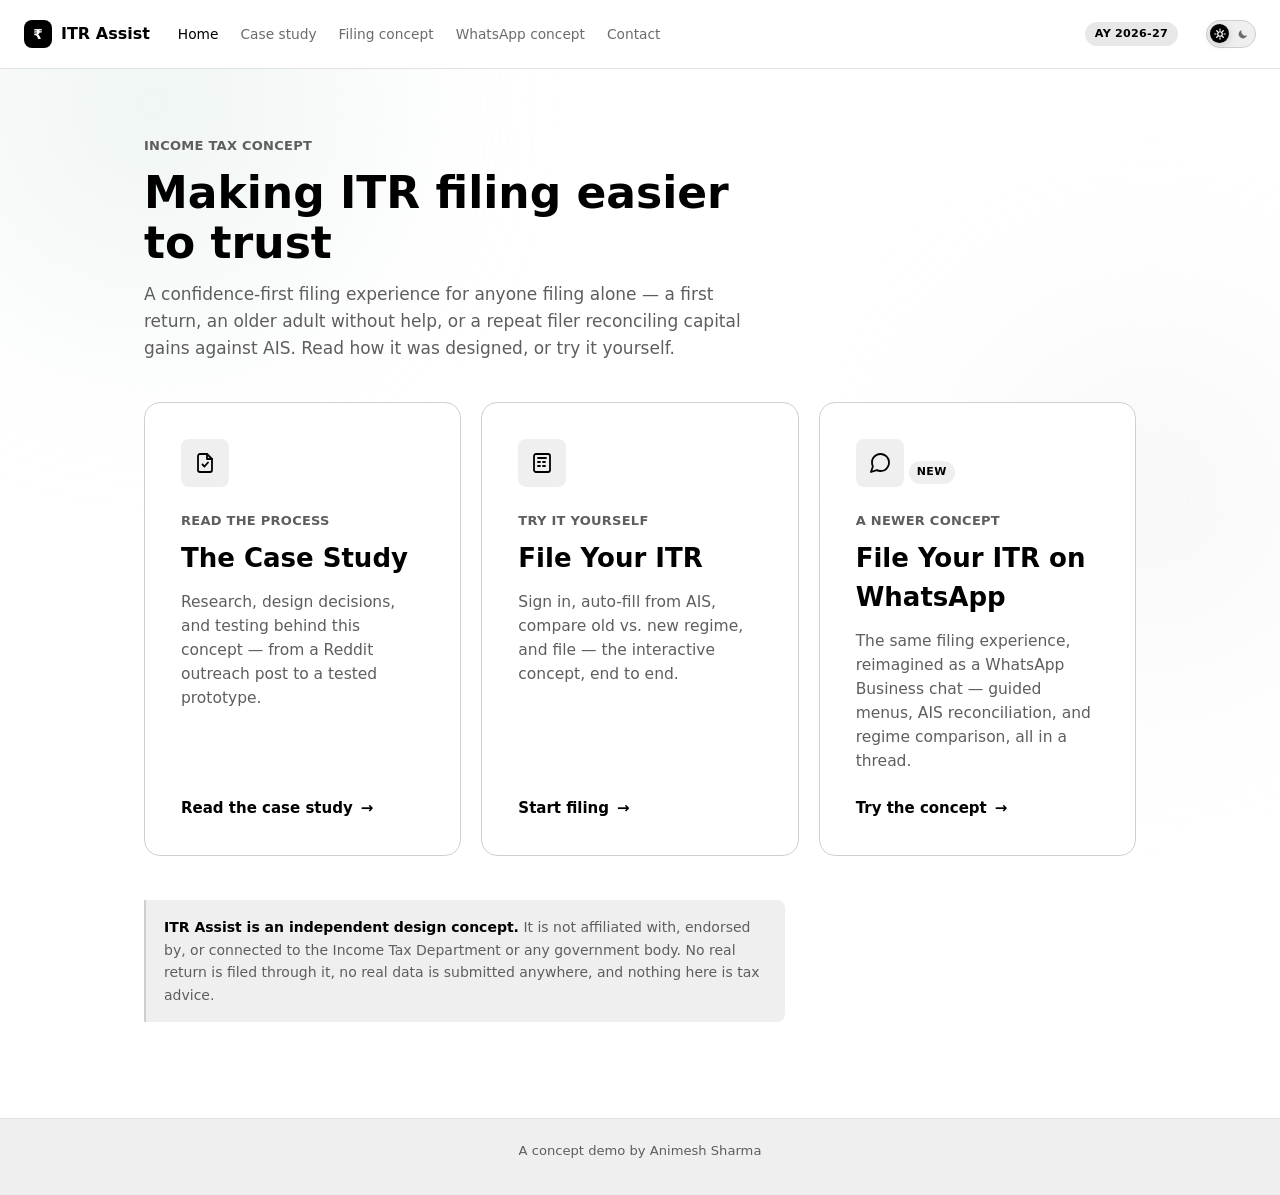
<file: index.html>
<!doctype html>
<html lang="en">
  <head>
    <!-- Google Analytics — shared include, see scripts/analytics.js -->
    <script src="scripts/analytics.js" defer></script>

    <meta charset="UTF-8" />
    <link rel="icon" href="/icon.png?v=2" type="image/png" />
    <meta name="viewport" content="width=device-width, initial-scale=1.0" />
    <meta name="description" content="ITR Assist — an Income Tax filing concept. Read the case study, or try the interactive filing demo." />
    <title>ITR Assist — Income Tax concept</title>
    <link rel="canonical" href="https://www.itrdemo.com/" />
    <meta property="og:title" content="ITR Assist — Income Tax concept" />
    <meta property="og:description" content="An Income Tax filing concept. Read the case study, or try the interactive filing demo." />
    <meta property="og:url" content="https://www.itrdemo.com/" />
    <meta property="og:type" content="website" />
    <meta name="twitter:card" content="summary" />

    <link rel="stylesheet" href="income-tax-demo.css?v=34" />
    <script>
      (function () {
        var saved = localStorage.getItem("itr-demo-theme");
        var theme = saved || (window.matchMedia("(prefers-color-scheme: dark)").matches ? "dark" : "light");
        if (theme === "dark") document.documentElement.setAttribute("data-theme", "dark");
      })();
    </script>
    <style>
      .landing-shell {
        width: 100%;
        flex: 1;
        max-width: 1040px;
        margin: 0 auto;
        padding: 64px 24px 96px;
        box-sizing: border-box;
      }
      .landing-intro {
        max-width: 620px;
        margin: 0 0 40px;
      }
      .landing-eyebrow {
        display: inline-block;
        font-size: 13px;
        font-weight: 600;
        letter-spacing: 0.02em;
        text-transform: uppercase;
        color: var(--muted);
        margin-bottom: 12px;
      }
      .landing-heading {
        font-size: clamp(32px, 4vw, 44px);
        line-height: 1.15;
        font-weight: 700;
        margin: 0 0 12px;
        color: var(--text);
      }
      .landing-body {
        font-size: 17px;
        line-height: 1.6;
        color: var(--muted);
        margin: 0;
      }
      .landing-grid {
        display: grid;
        grid-template-columns: 1fr 1fr 1fr;
        gap: 20px;
      }
      .landing-card-badge {
        display: inline-block;
        font-size: 11px;
        font-weight: 700;
        letter-spacing: 0.03em;
        text-transform: uppercase;
        color: var(--primary);
        background: var(--surface-2);
        padding: 3px 8px;
        border-radius: 999px;
        margin-bottom: 10px;
      }
      .landing-card {
        display: flex;
        flex-direction: column;
        justify-content: space-between;
        min-height: 320px;
        padding: 36px;
        border-radius: var(--radius-lg);
        border: 1.5px solid var(--border-strong);
        background: var(--surface);
        text-decoration: none;
        color: inherit;
        transition: transform 0.15s ease, border-color 0.15s ease, box-shadow 0.15s ease;
      }
      .landing-card:hover,
      .landing-card:focus-visible {
        transform: translateY(-2px);
        border-color: var(--primary);
        box-shadow: var(--shadow-1);
      }
      .landing-card-icon {
        display: inline-flex;
        align-items: center;
        justify-content: center;
        width: 48px;
        height: 48px;
        border-radius: var(--radius-md);
        background: var(--surface-2);
        color: var(--text);
        margin-bottom: 24px;
      }
      .landing-card-eyebrow {
        font-size: 13px;
        font-weight: 600;
        letter-spacing: 0.02em;
        text-transform: uppercase;
        color: var(--muted);
        margin: 0 0 8px;
      }
      .landing-card-title {
        font-size: 26px;
        font-weight: 700;
        margin: 0 0 12px;
        color: var(--text);
      }
      .landing-card-desc {
        font-size: 15.5px;
        line-height: 1.55;
        color: var(--muted);
        margin: 0 0 24px;
      }
      .landing-card-cta {
        display: inline-flex;
        align-items: center;
        gap: 8px;
        font-weight: 600;
        font-size: 15px;
        color: var(--text);
      }
      .landing-disclaimer {
        max-width: 72ch;
        margin: 44px 0 0;
        padding: 16px 18px;
        border-left: 2px solid var(--border-strong);
        border-radius: 0 var(--radius-md) var(--radius-md) 0;
        background: var(--surface-2);
        color: var(--muted);
        font-size: 14px;
        line-height: 1.6;
      }
      .landing-disclaimer strong {
        color: var(--text);
      }
      @media (max-width: 940px) {
        .landing-grid {
          grid-template-columns: 1fr 1fr;
        }
      }
      @media (max-width: 720px) {
        .landing-grid {
          grid-template-columns: 1fr;
        }
        .landing-shell {
          padding: 40px 20px 64px;
        }
      }
    </style>
  </head>
  <body>
    <a class="skip-link" href="#main-content">Skip to main content</a>
    <div class="ambient-field" aria-hidden="true">
      <span class="ambient-glow ambient-glow-a"></span>
      <span class="ambient-glow ambient-glow-b"></span>
    </div>

    <header class="site-header">
      <div class="site-header-inner">
        <span class="site-brand"><span class="site-brand-mark">₹</span>ITR Assist</span>
        <nav class="site-nav" aria-label="Primary">
          <a class="site-nav-link is-active" href="index.html">Home</a>
          <a class="site-nav-link" href="case-study.html">Case study</a>
          <a class="site-nav-link" href="filing.html">Filing concept</a>
          <a class="site-nav-link" href="whatsapp.html">WhatsApp concept</a>
          <a class="site-nav-link" href="mailto:animeshsharma23191@gmail.com">Contact</a>
        </nav>
        <span class="demo-ay-badge">AY 2026-27</span>
        <button type="button" class="theme-toggle" id="theme-toggle" aria-label="Switch to dark mode" aria-pressed="false">
          <span class="theme-toggle-track" aria-hidden="true">
            <span class="theme-toggle-icon theme-toggle-icon-sun"><svg viewBox="0 0 16 16" fill="none" stroke="currentColor" stroke-width="1.6" stroke-linecap="round"><circle cx="8" cy="8" r="3"></circle><path d="M8 1.3v1.6M8 13.1v1.6M2.6 8H1M15 8h-1.6M3.5 3.5l1.2 1.2M11.3 11.3l1.2 1.2M3.5 12.5l1.2-1.2M11.3 4.7l1.2-1.2"></path></svg></span>
            <span class="theme-toggle-icon theme-toggle-icon-moon"><svg viewBox="0 0 16 16" fill="currentColor"><path d="M13.5 9.8A5.6 5.6 0 0 1 6.2 2.5a5.8 5.8 0 1 0 7.3 7.3Z"></path></svg></span>
            <span class="theme-toggle-thumb"></span>
          </span>
        </button>
      </div>
    </header>

    <main id="main-content" class="site-main landing-shell">
      <div class="landing-intro">
        <span class="landing-eyebrow">Income Tax concept</span>
        <h1 class="landing-heading">Making ITR filing easier to trust</h1>
        <p class="landing-body">A confidence-first filing experience for anyone filing alone — a first return, an older adult without help, or a repeat filer reconciling capital gains against AIS. Read how it was designed, or try it yourself.</p>
      </div>

      <div class="landing-grid">
        <a class="landing-card" href="case-study.html">
          <div>
            <span class="landing-card-icon" aria-hidden="true">
              <svg width="24" height="24" viewBox="0 0 24 24" fill="none" stroke="currentColor" stroke-width="1.8" stroke-linecap="round" stroke-linejoin="round"><path d="M14 3H7a2 2 0 0 0-2 2v14a2 2 0 0 0 2 2h10a2 2 0 0 0 2-2V8z"></path><path d="M14 3v5h5"></path><path d="M9.5 13.5l2 2 3.5-4"></path></svg>
            </span>
            <p class="landing-card-eyebrow">Read the process</p>
            <h2 class="landing-card-title">The Case Study</h2>
            <p class="landing-card-desc">Research, design decisions, and testing behind this concept — from a Reddit outreach post to a tested prototype.</p>
          </div>
          <span class="landing-card-cta">Read the case study <span aria-hidden="true">→</span></span>
        </a>

        <a class="landing-card" href="filing.html">
          <div>
            <span class="landing-card-icon" aria-hidden="true">
              <svg width="24" height="24" viewBox="0 0 24 24" fill="none" stroke="currentColor" stroke-width="1.8" stroke-linecap="round" stroke-linejoin="round"><rect x="4" y="3" width="16" height="18" rx="2"></rect><path d="M8 7h8M8 11h2m3 0h2m-7 4h2m3 0h2"></path></svg>
            </span>
            <p class="landing-card-eyebrow">Try it yourself</p>
            <h2 class="landing-card-title">File Your ITR</h2>
            <p class="landing-card-desc">Sign in, auto-fill from AIS, compare old vs. new regime, and file — the interactive concept, end to end.</p>
          </div>
          <span class="landing-card-cta">Start filing <span aria-hidden="true">→</span></span>
        </a>

        <a class="landing-card" href="whatsapp.html">
          <div>
            <span class="landing-card-icon" aria-hidden="true">
              <svg width="24" height="24" viewBox="0 0 24 24" fill="none" stroke="currentColor" stroke-width="1.8" stroke-linecap="round" stroke-linejoin="round"><path d="M21 11.5a8.38 8.38 0 0 1-.9 3.8 8.5 8.5 0 0 1-7.6 4.7 8.38 8.38 0 0 1-3.8-.9L3 21l1.9-5.7a8.38 8.38 0 0 1-.9-3.8 8.5 8.5 0 0 1 4.7-7.6 8.38 8.38 0 0 1 3.8-.9h.5a8.48 8.48 0 0 1 8 8v.5z"></path></svg>
            </span>
            <span class="landing-card-badge">New</span>
            <p class="landing-card-eyebrow">A newer concept</p>
            <h2 class="landing-card-title">File Your ITR on WhatsApp</h2>
            <p class="landing-card-desc">The same filing experience, reimagined as a WhatsApp Business chat — guided menus, AIS reconciliation, and regime comparison, all in a thread.</p>
          </div>
          <span class="landing-card-cta">Try the concept <span aria-hidden="true">→</span></span>
        </a>
      </div>

      <p class="landing-disclaimer"><strong>ITR Assist is an independent design concept.</strong> It is not affiliated with, endorsed by, or connected to the Income Tax Department or any government body. No real return is filed through it, no real data is submitted anywhere, and nothing here is tax advice.</p>
    </main>

    <footer class="site-footer">
      <p class="site-footer-inner">A concept demo by Animesh Sharma</p>
    </footer>

    <script src="scripts/theme-toggle.js" defer></script>
  </body>
</html>
</file>
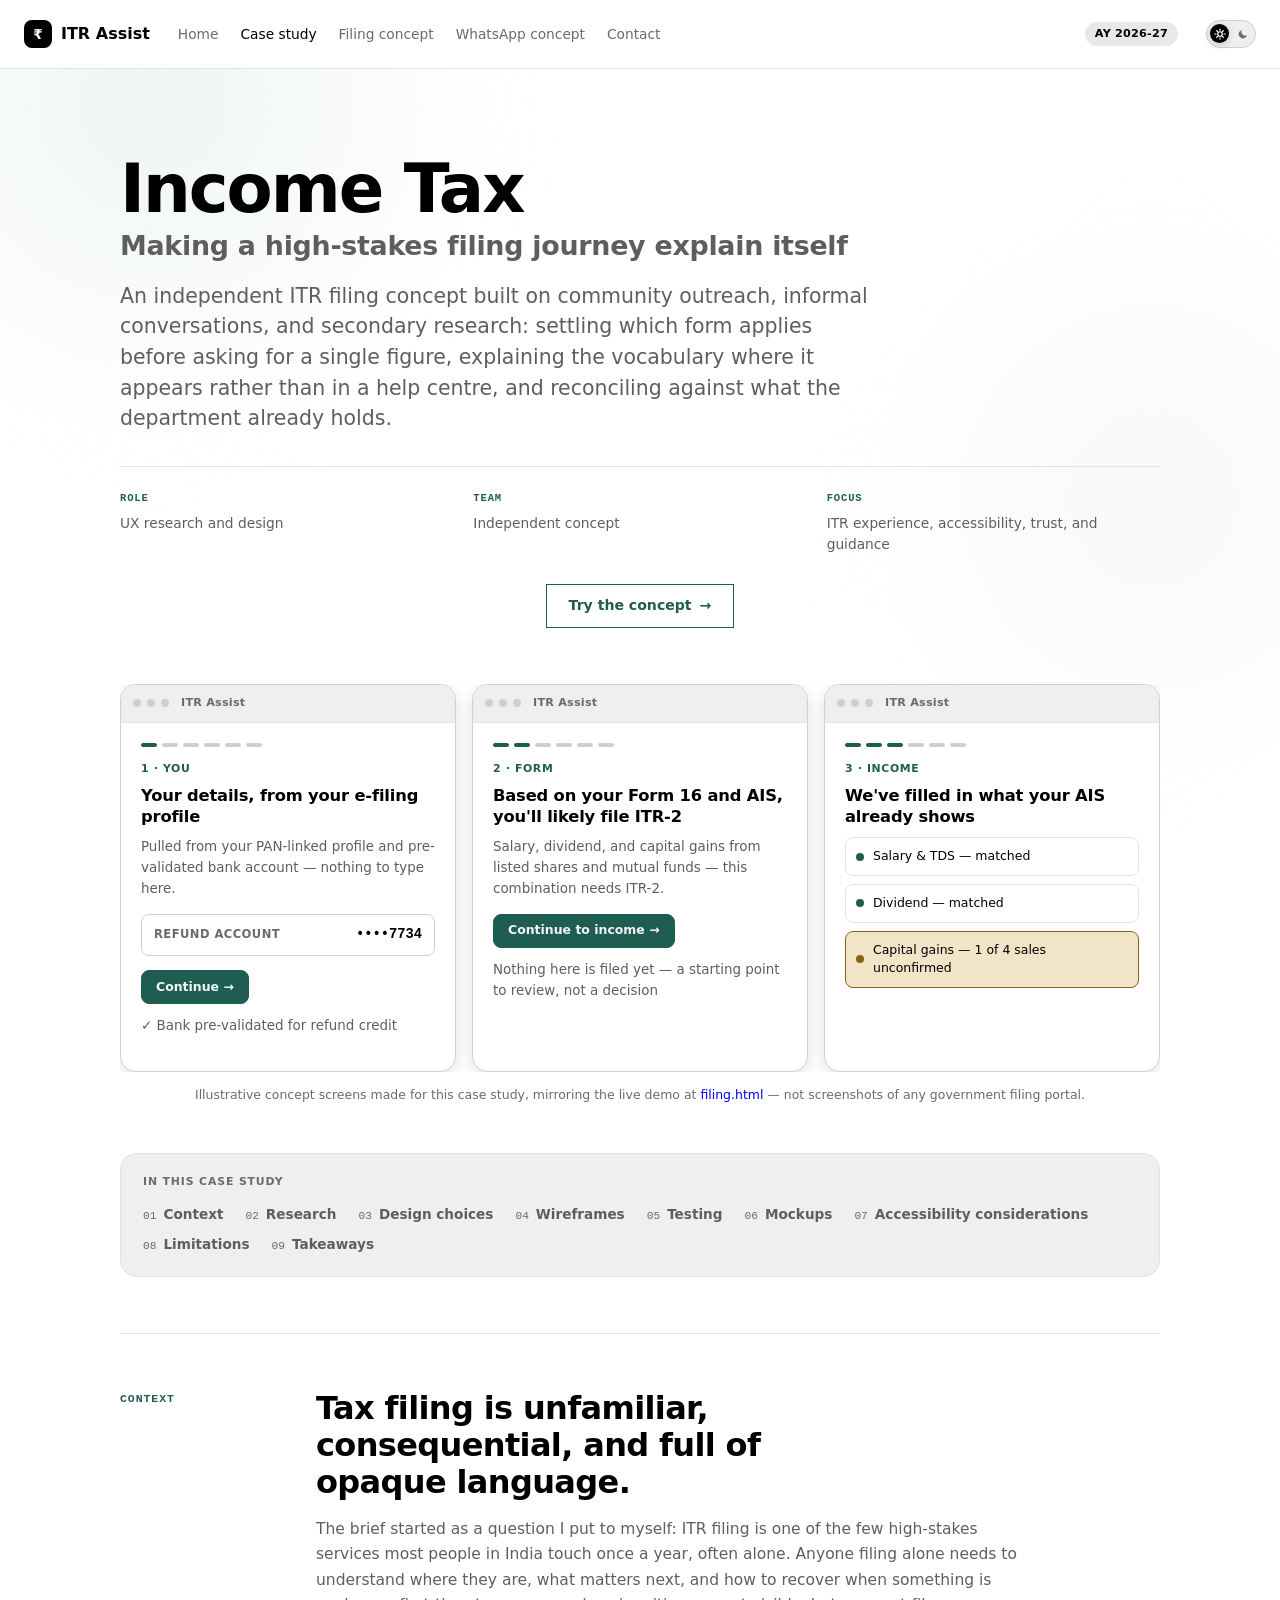
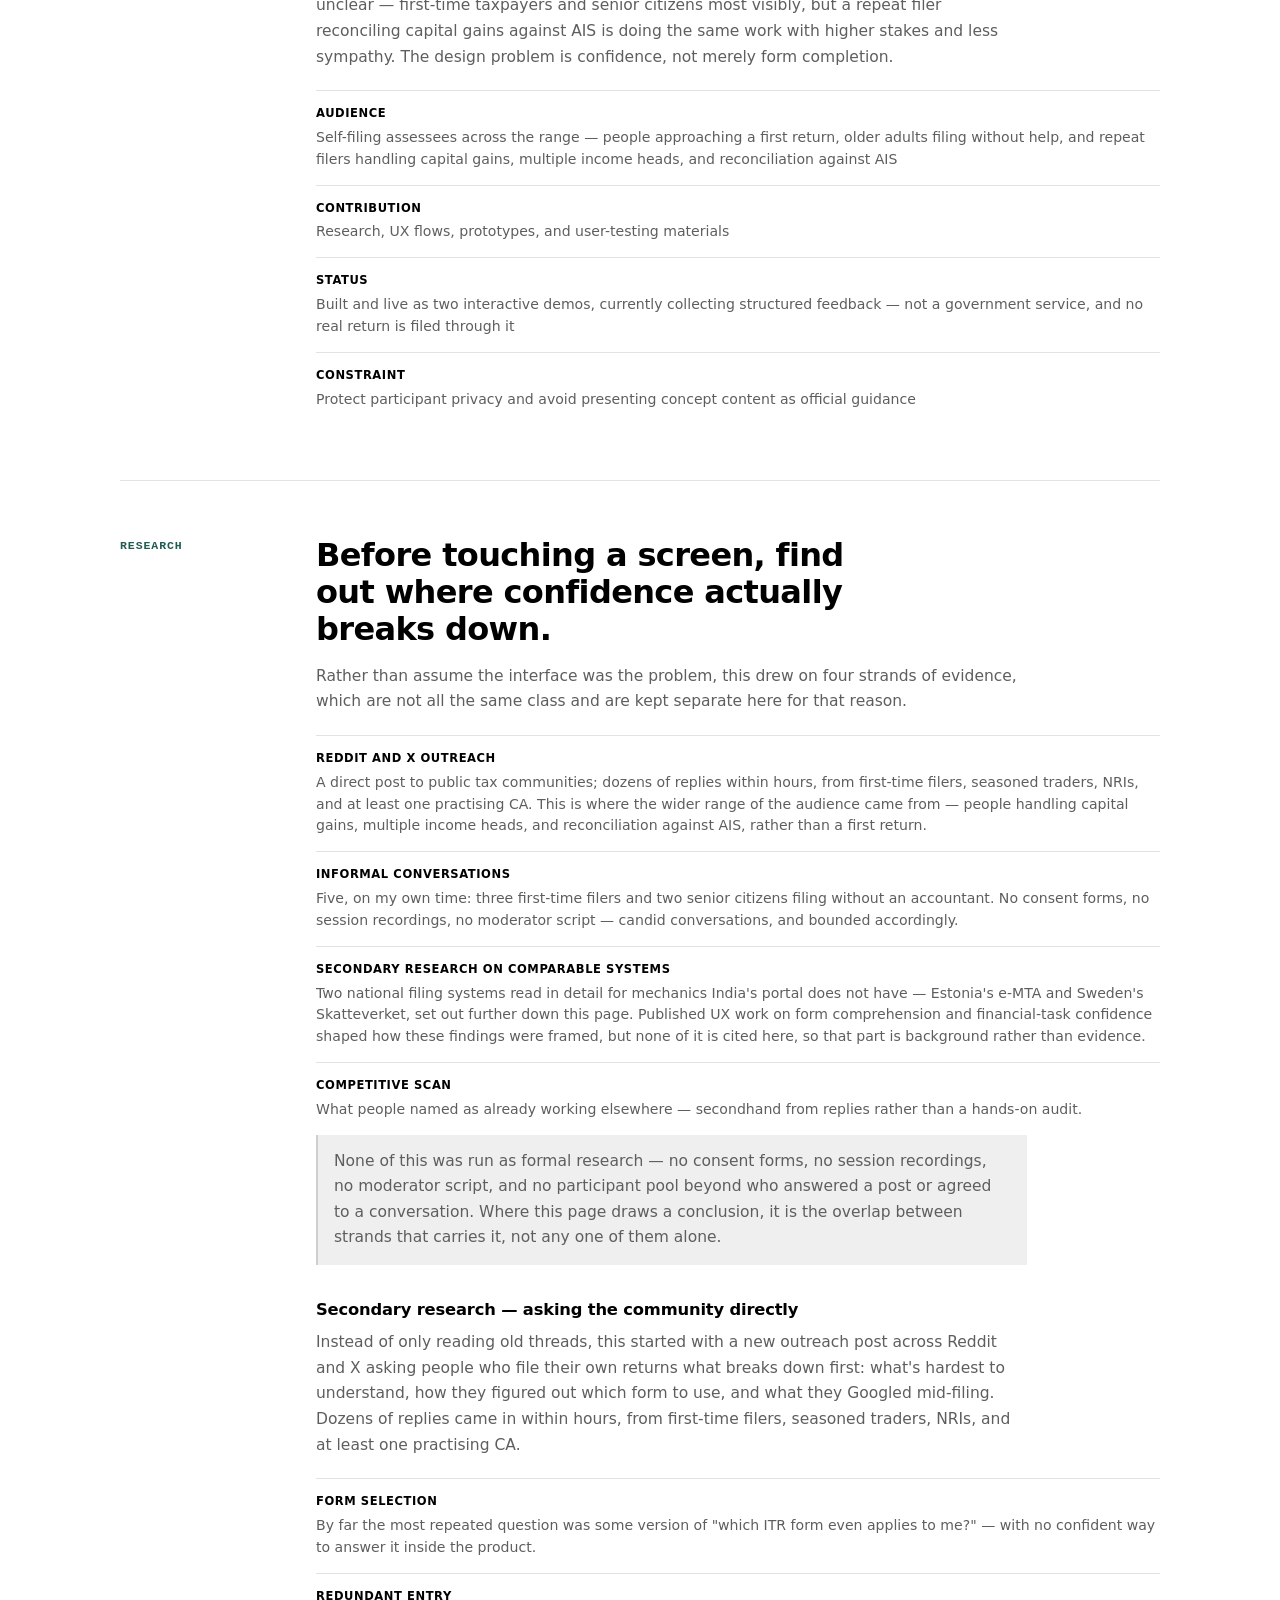
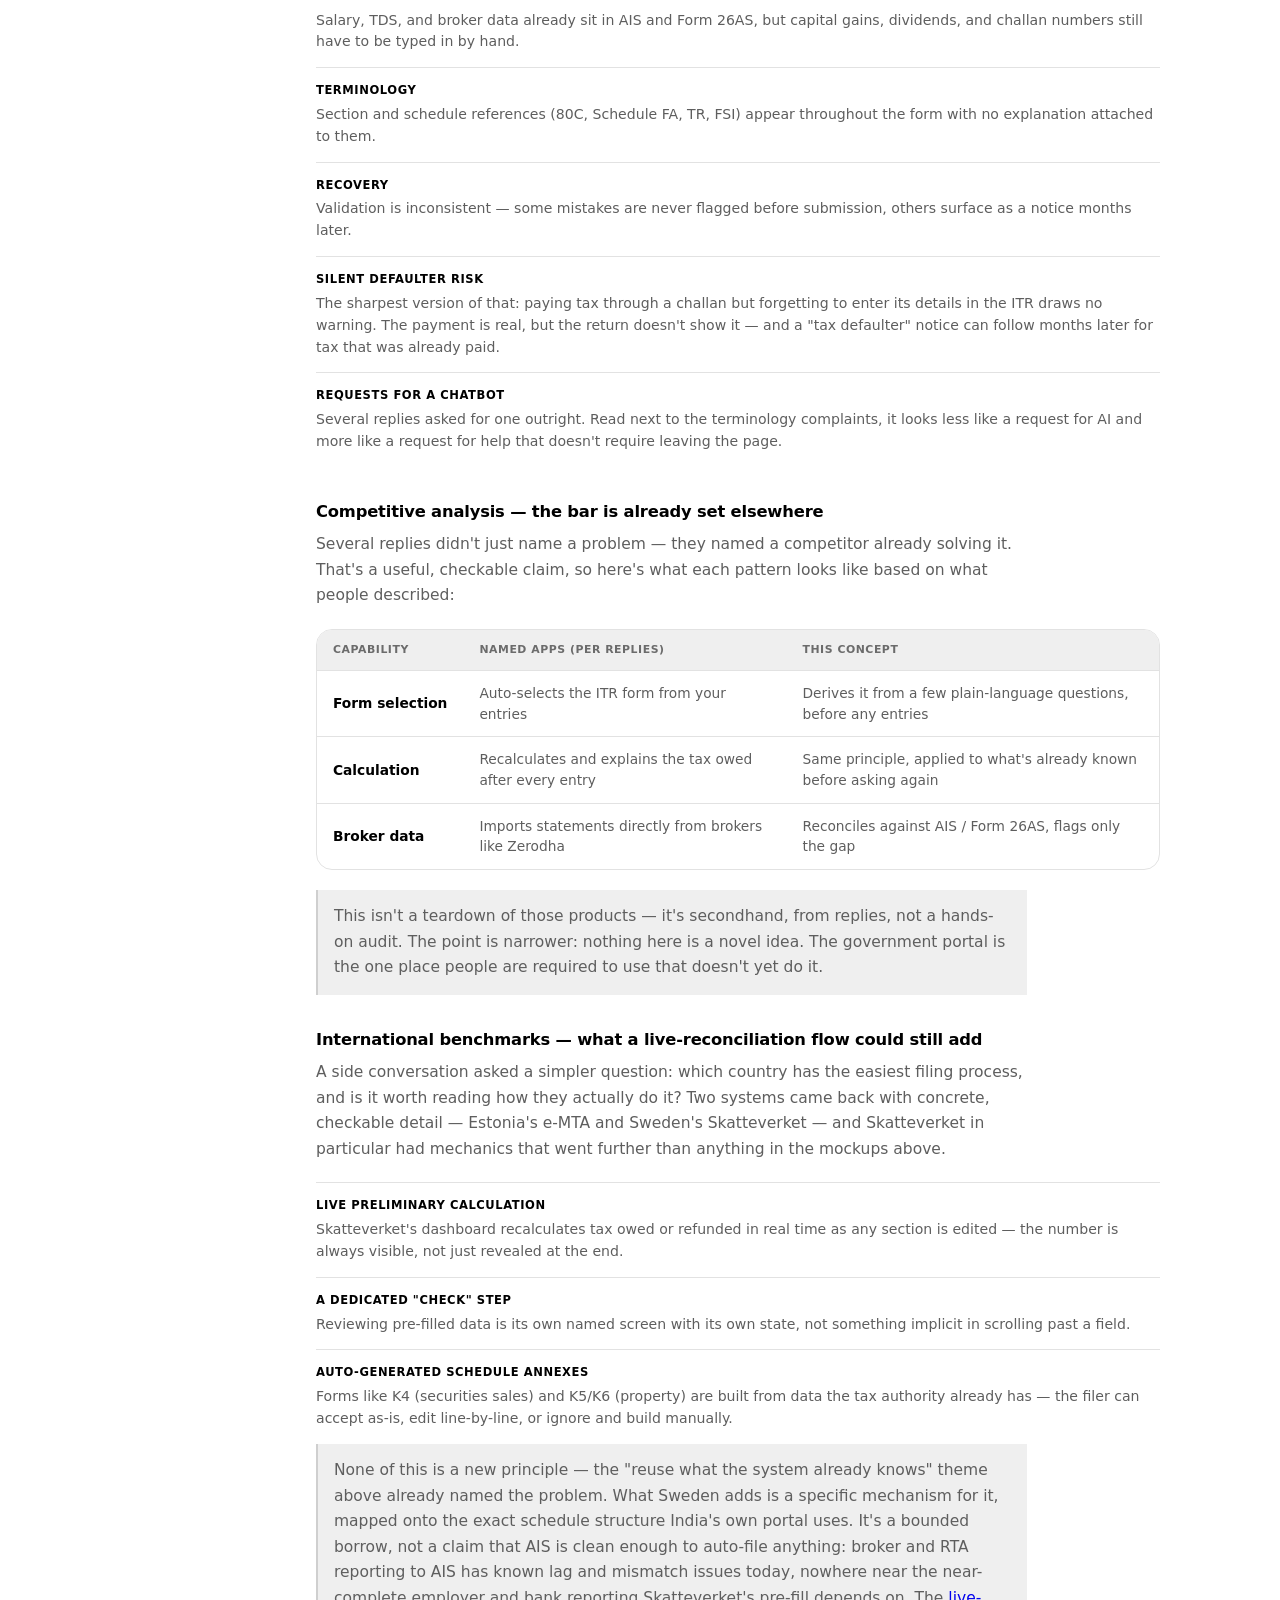
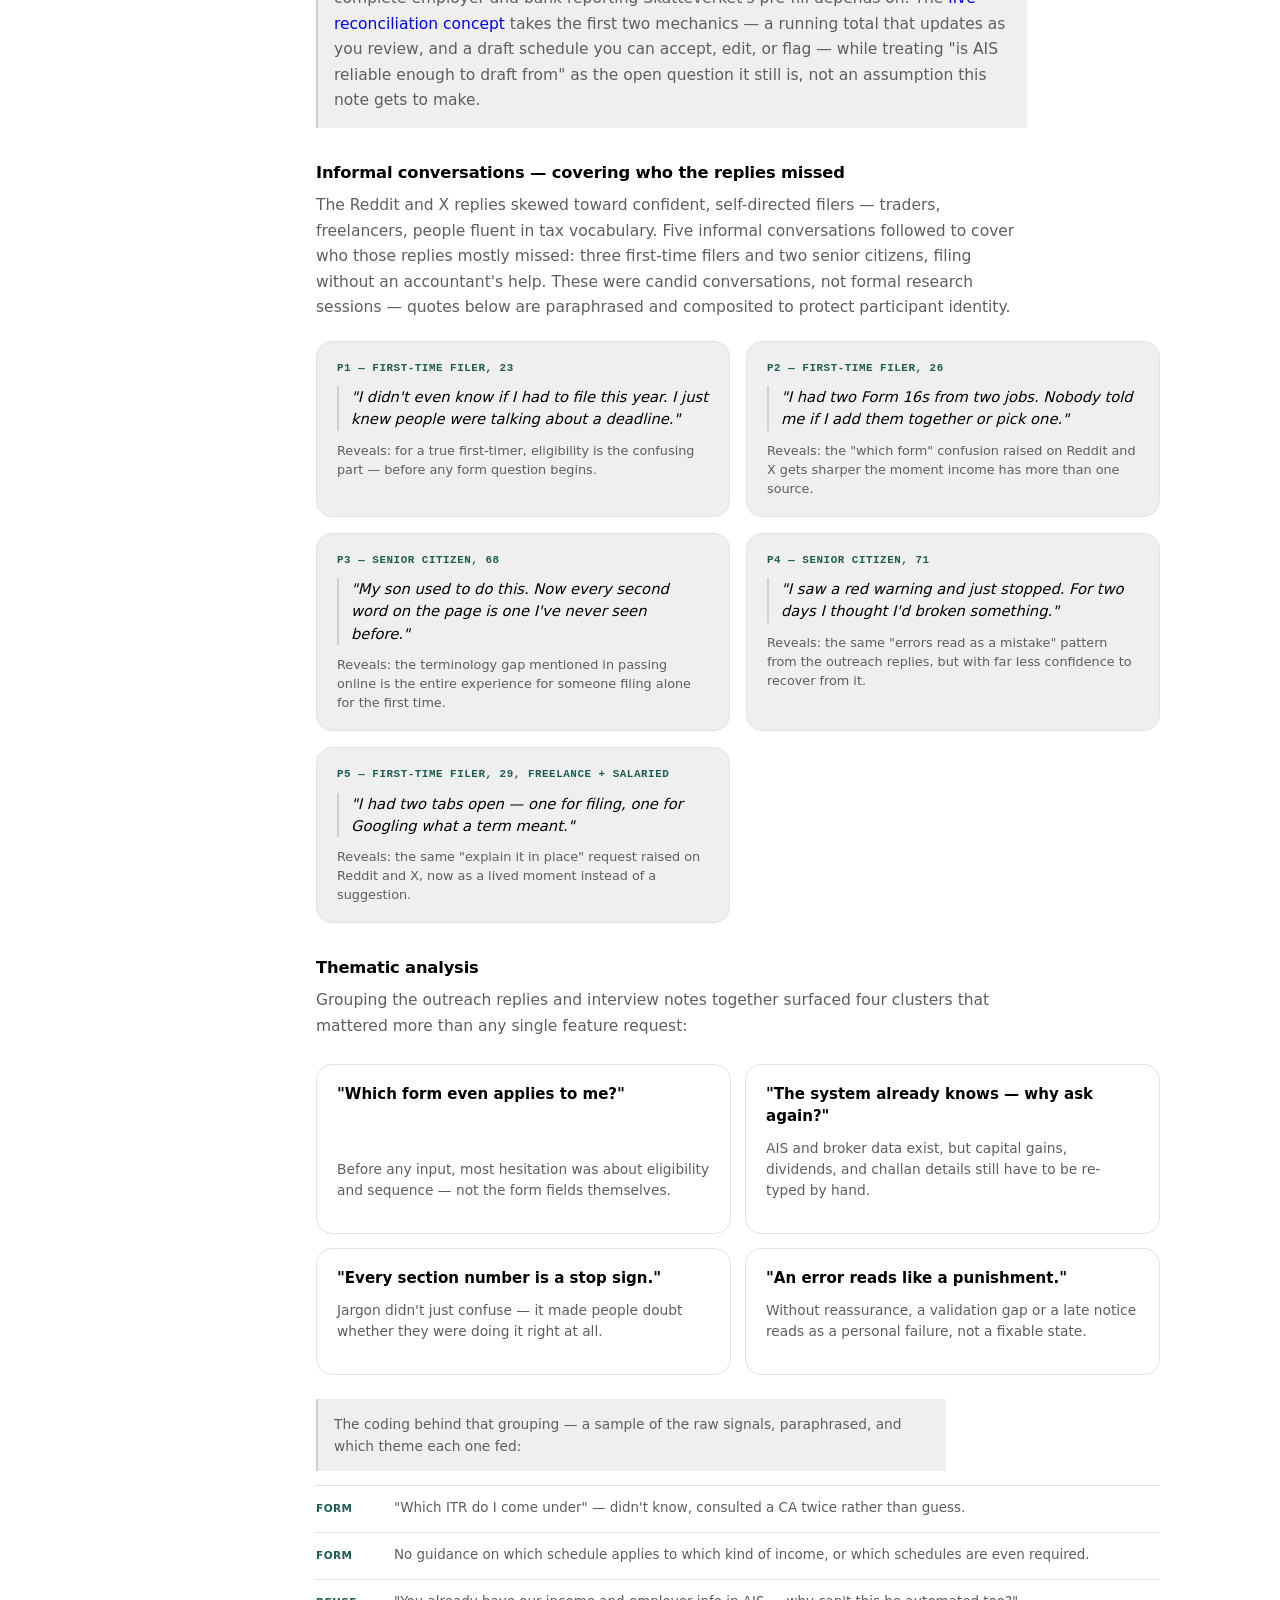
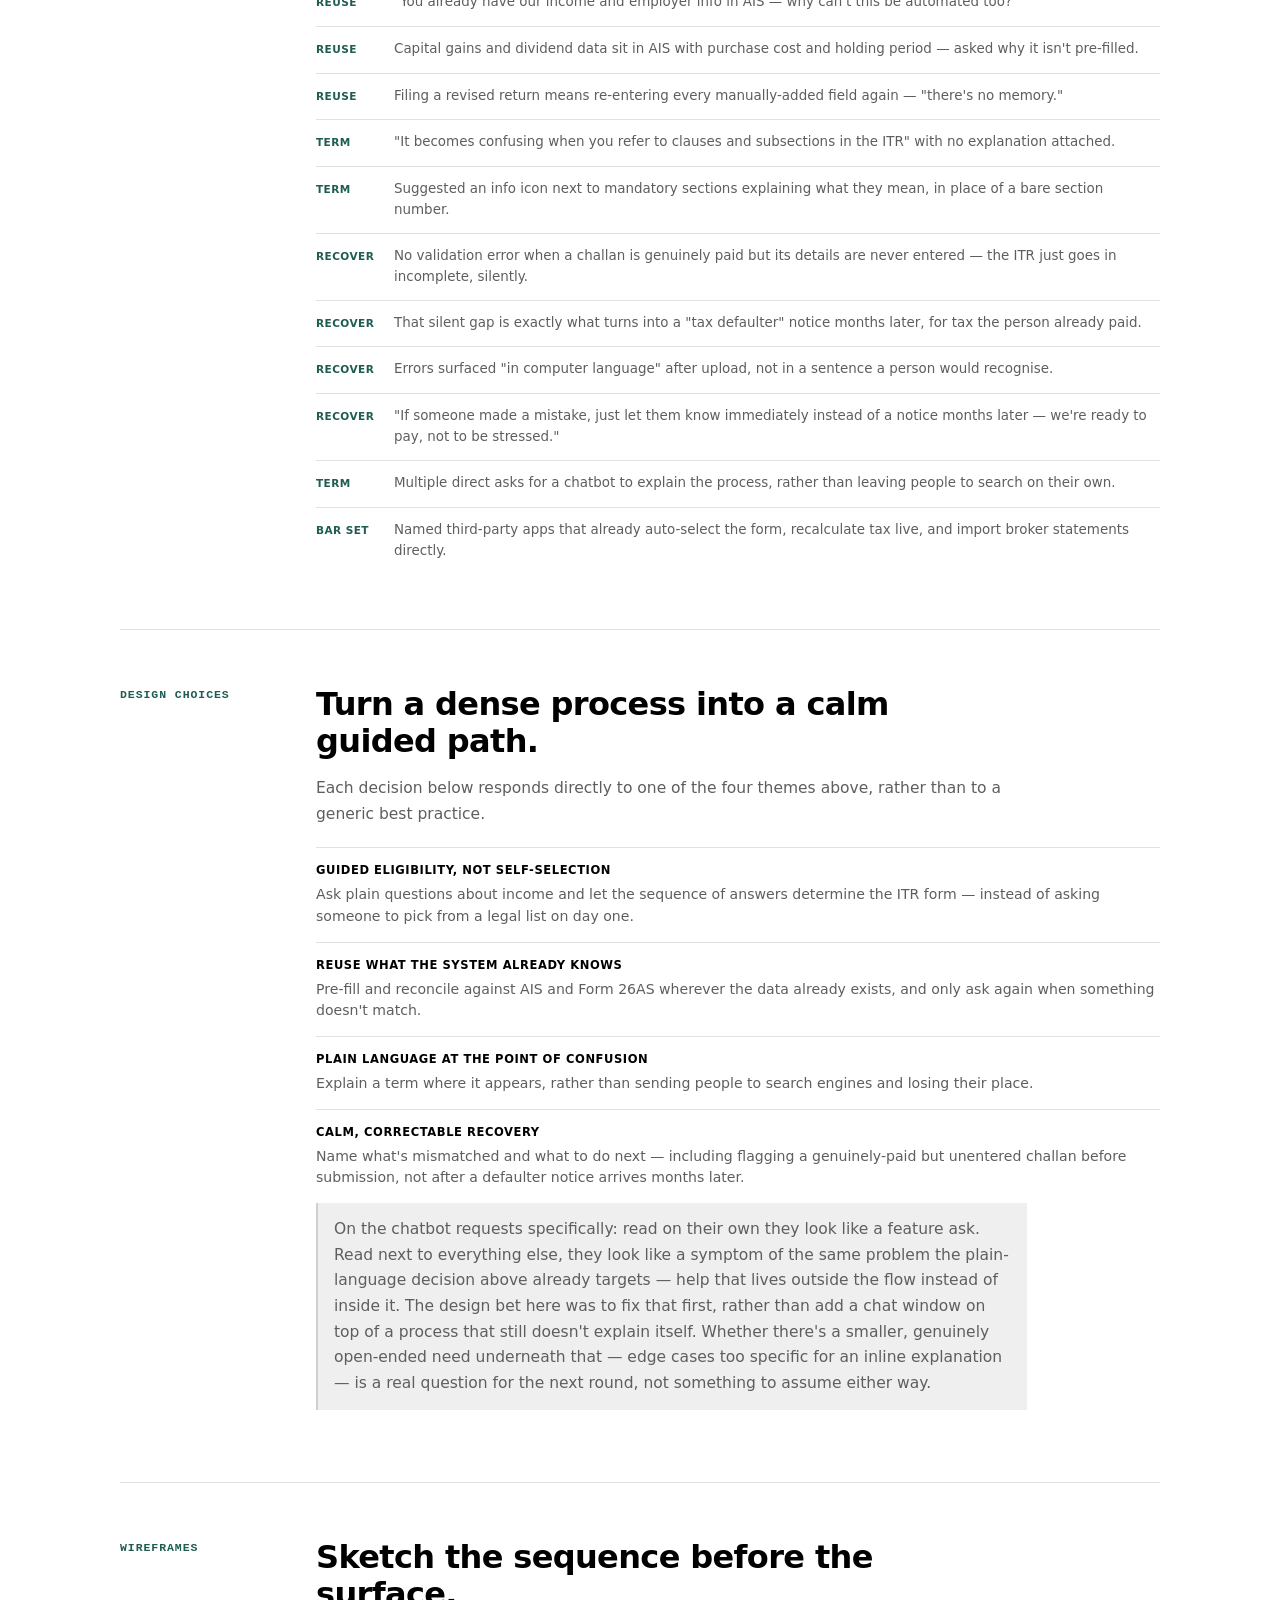
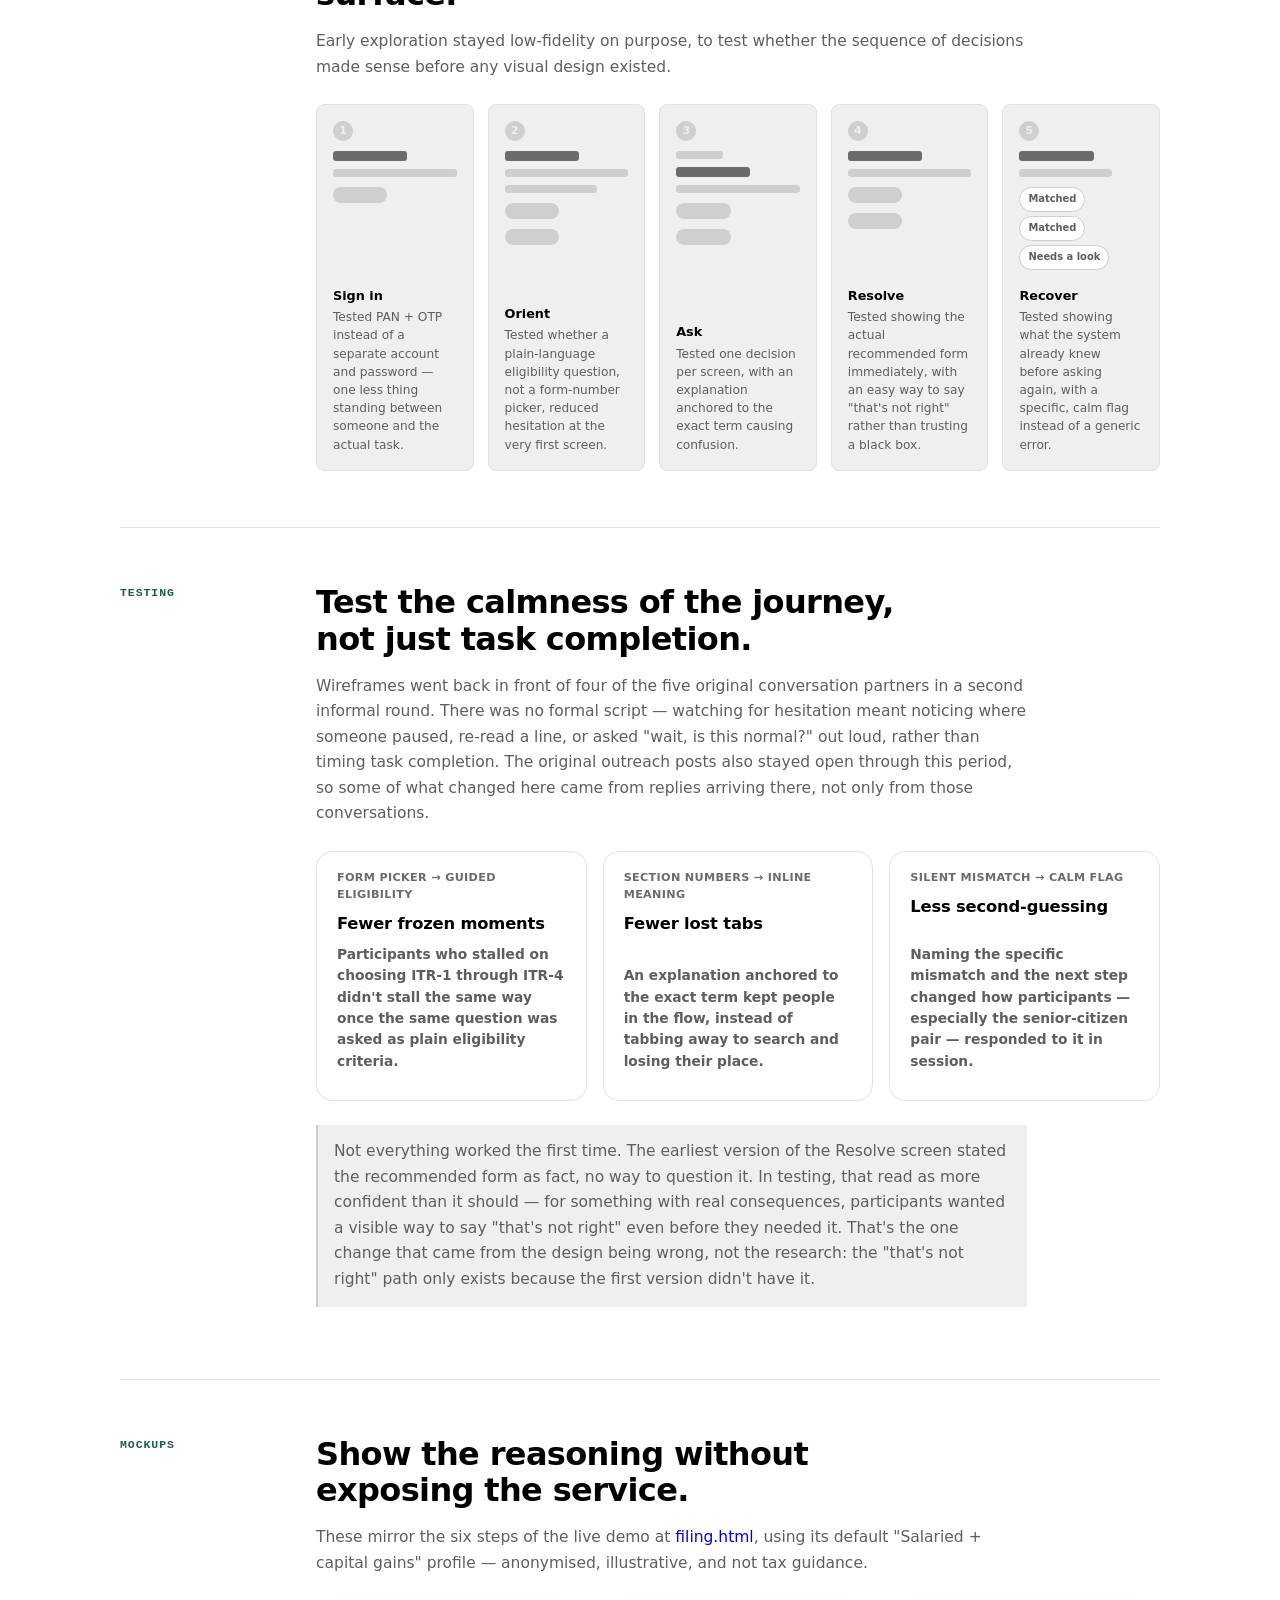
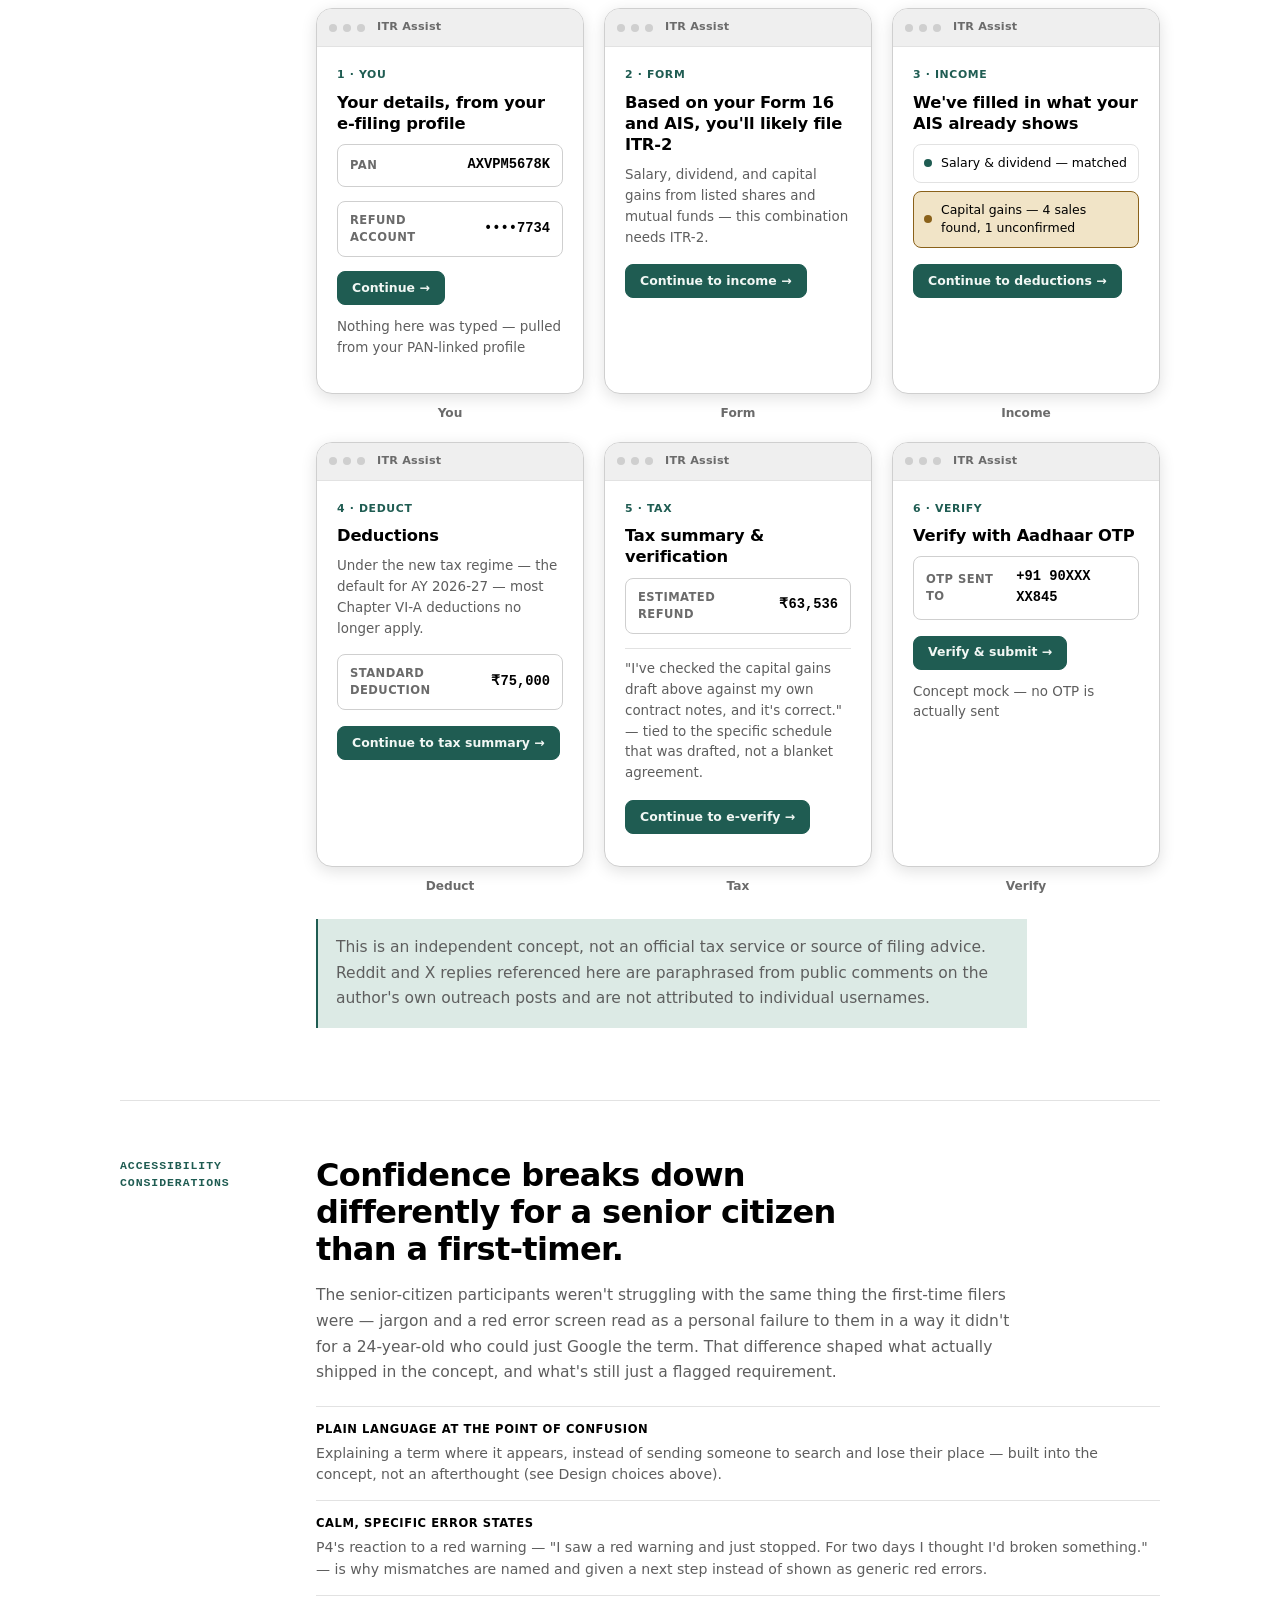
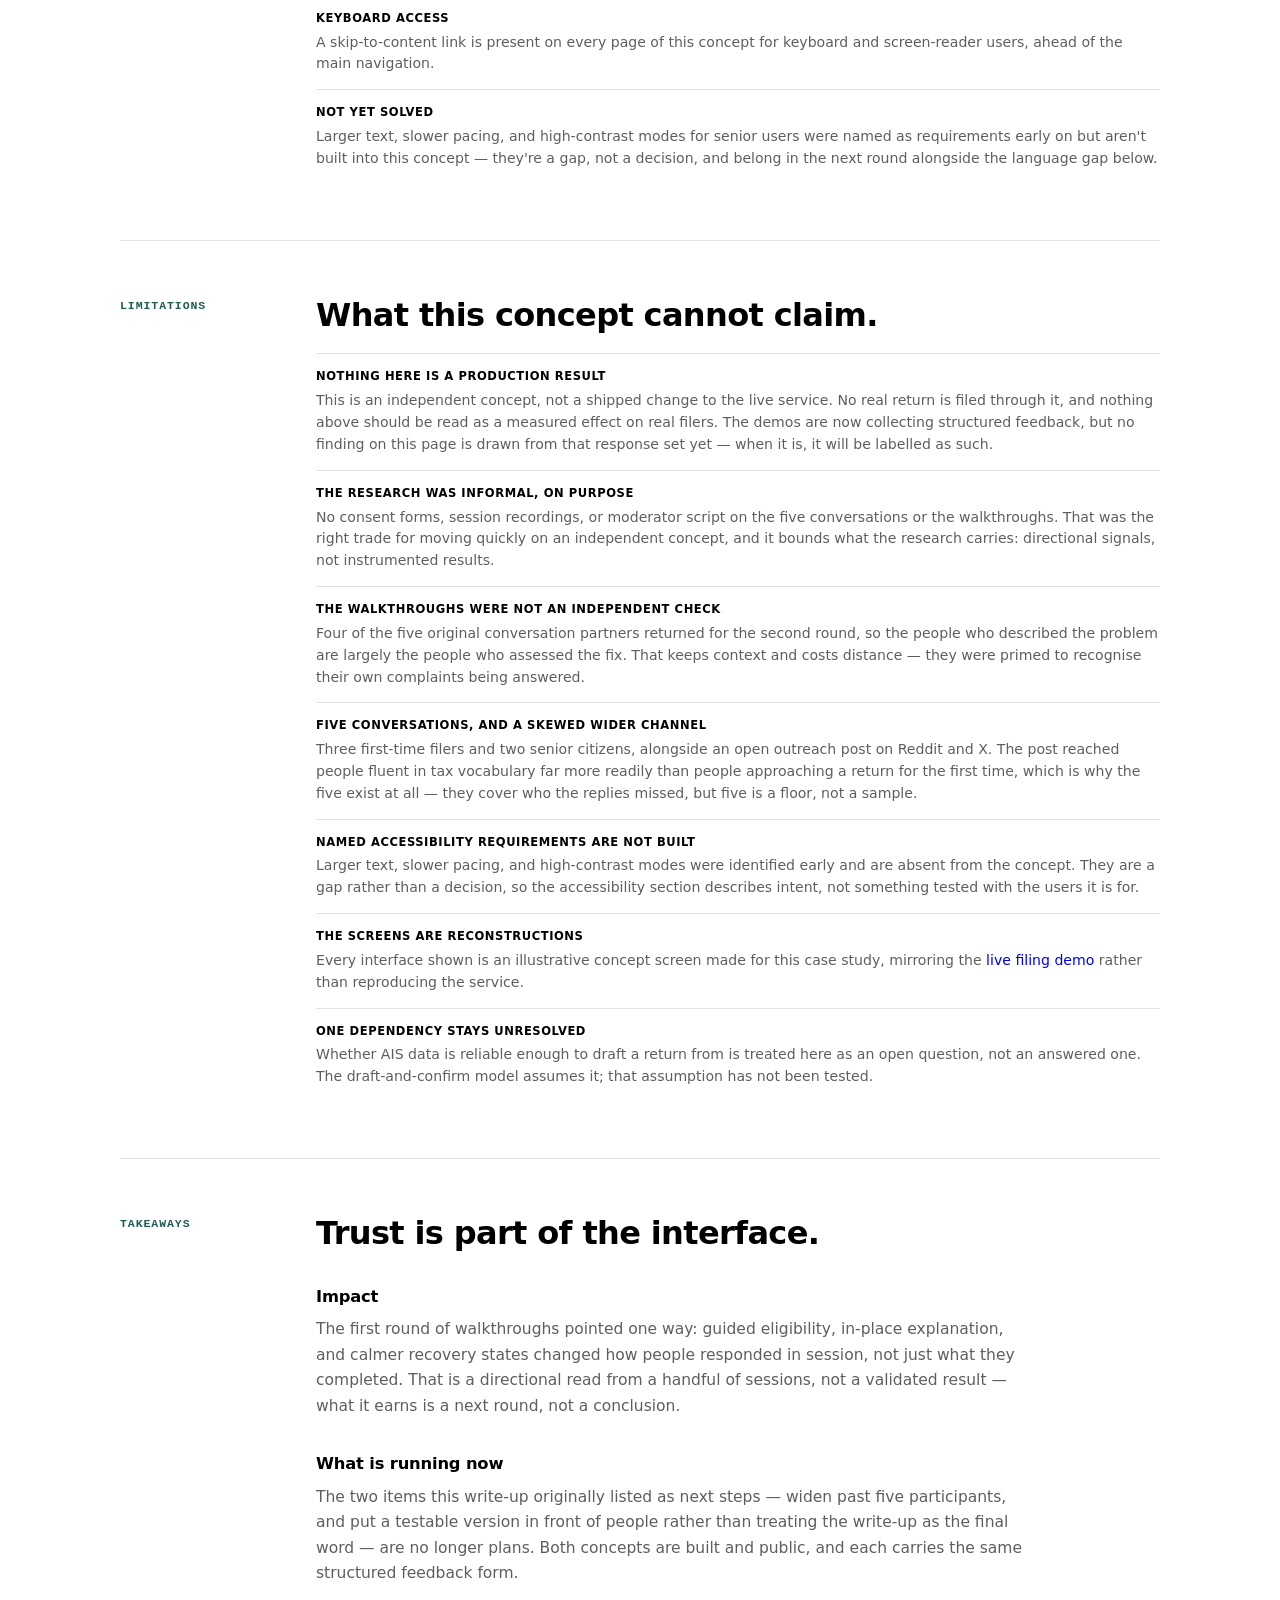
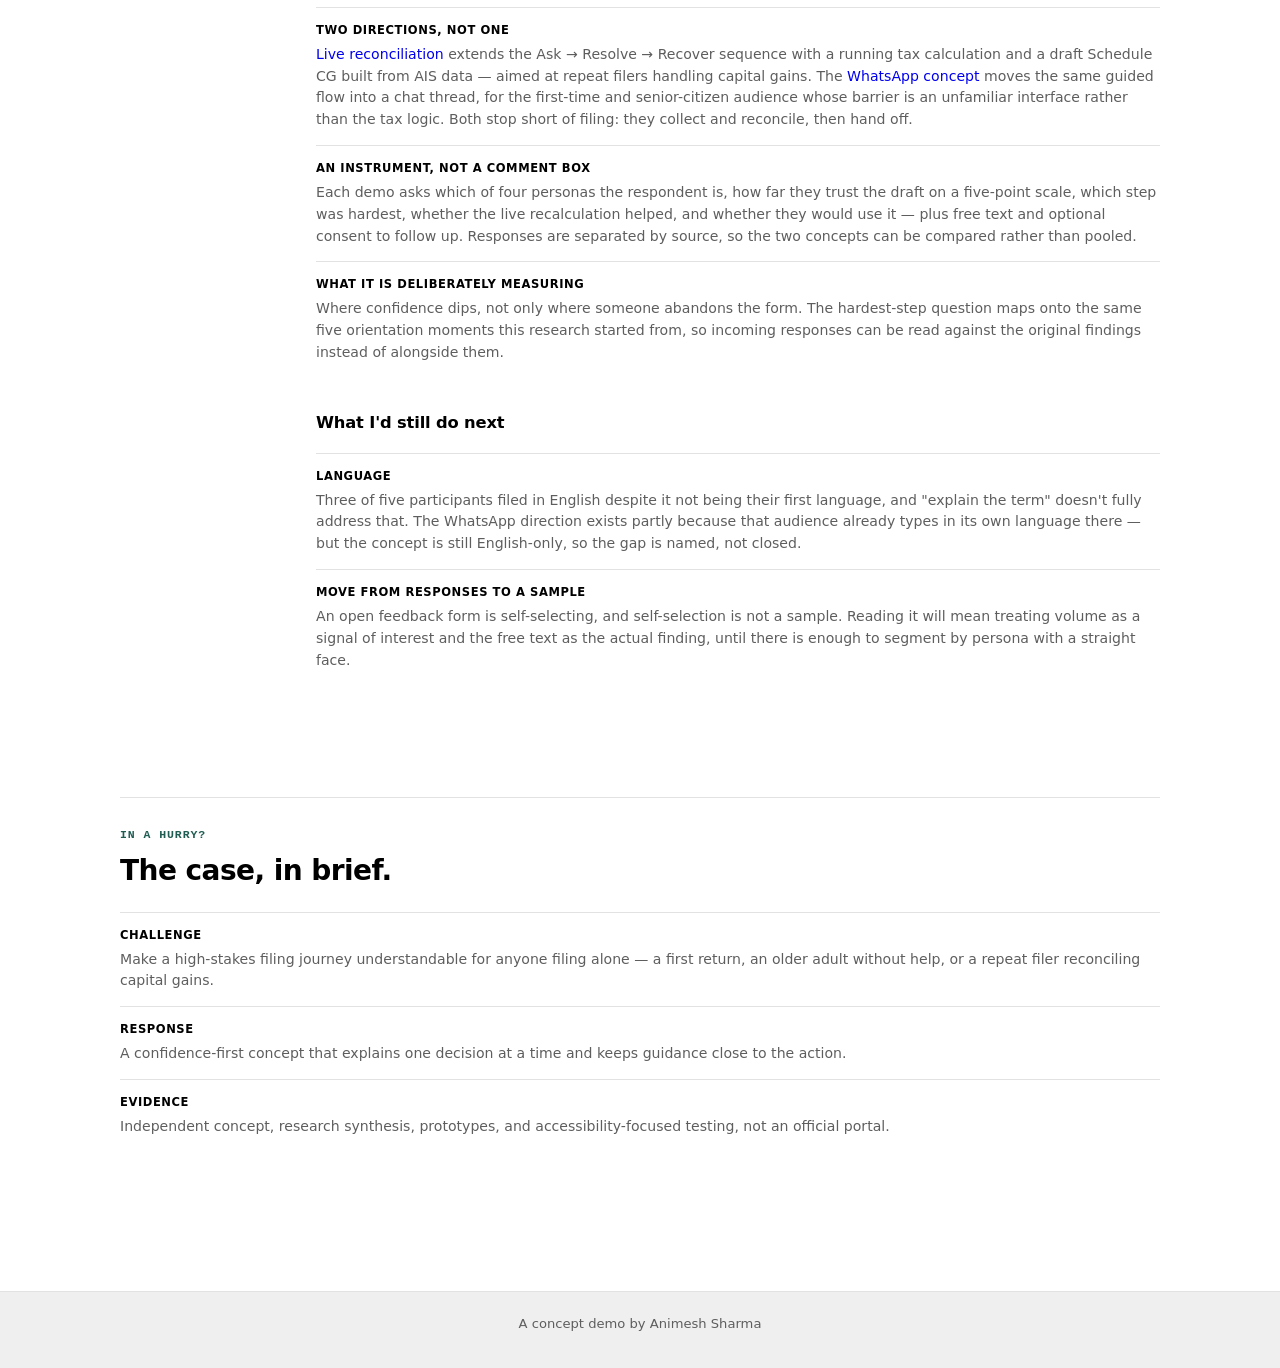
<file: case-study.html>
<!doctype html>
<html lang="en">
  <head>
    <!-- Google Analytics — shared include, see scripts/analytics.js -->
    <script src="scripts/analytics.js" defer></script>

    <meta charset="UTF-8" />
    <link rel="icon" href="/icon.png?v=2" type="image/png" />
    <meta name="viewport" content="width=device-width, initial-scale=1.0" />
    <meta name="description" content="Income Tax concept case study — an ITR filing experience that settles which form applies before asking for a figure, explains its vocabulary in place, and reconciles against what the department already holds." />
    <title>Income Tax Case Study: Making ITR Filing Explain Itself</title>
    <link rel="canonical" href="https://www.itrdemo.com/case-study.html" />
    <meta property="og:title" content="Income Tax Case Study: Making ITR Filing Explain Itself" />
    <meta property="og:description" content="An independent ITR filing concept built on community outreach, informal conversations, and secondary research." />
    <meta property="og:url" content="https://www.itrdemo.com/case-study.html" />
    <meta property="og:type" content="website" />
    <meta name="twitter:card" content="summary" />

    <link rel="stylesheet" href="income-tax-demo.css?v=34" />
    <script>
      (function () {
        var saved = localStorage.getItem("itr-demo-theme");
        var theme = saved || (window.matchMedia("(prefers-color-scheme: dark)").matches ? "dark" : "light");
        if (theme === "dark") document.documentElement.setAttribute("data-theme", "dark");
      })();
    </script>
    <style>
.case-study-shell{width:min(1040px, calc(100% - 40px));margin:0 auto;padding:88px 0 140px;}
.case-study-shell h1{margin:0 0 18px;font-size:clamp(2.6rem,5.5vw,4.2rem);font-weight:800;line-height:0.98;letter-spacing:-0.03em;}
.case-study-shell h1 span{display:block;margin-top:.28em;color:var(--muted);font-size:.4em;font-weight:600;line-height:1.2;letter-spacing:-0.01em;}
.case-intro{max-width:58ch;margin:0 0 28px;color:var(--muted);font-size:clamp(1.05rem,1.6vw,1.3rem);line-height:1.5;}

.case-next{display:inline-flex;align-items:center;gap:8px;min-height:44px;padding:0 22px;border:1.5px solid var(--accent);border-radius:0;background:transparent;color:var(--accent);font-size:.88rem;font-weight:700;text-decoration:none;transition:background 140ms ease, color 140ms ease, transform 140ms ease;}
.case-next:hover,.case-next:focus-visible{background:var(--accent);color:var(--accent-ink);transform:translateY(-1px);text-decoration:none;}
.case-next-hero{display:flex;width:fit-content;}

.case-hero-visual{display:flex;gap:16px;margin:56px 0 0;padding:0;list-style:none;overflow-x:auto;}
.case-hero-caption{margin:14px 0 0;color:var(--soft);font-size:.78rem;text-align:center;}

.mockup-window{flex:1;min-width:240px;border:1px solid var(--border-strong);border-radius:var(--radius-lg);background:var(--surface);overflow:hidden;box-shadow:var(--shadow-1);}
.mockup-chrome{display:flex;align-items:center;gap:6px;padding:10px 12px;border-bottom:1px solid var(--border);background:var(--surface-2);}
.mockup-chrome span:not(.mockup-chrome-brand){width:8px;height:8px;flex-shrink:0;border-radius:50%;background:var(--border-strong);}
.mockup-chrome-brand{flex-shrink:0;margin-left:6px;color:var(--soft);font-size:.7rem;font-weight:600;letter-spacing:.02em;white-space:nowrap;}
.mockup-body{padding:20px;}
.mockup-body>p{margin:0 0 14px;color:var(--muted);font-size:.84rem;line-height:1.55;}
.mockup-eyebrow{display:block;margin:0 0 8px;color:var(--accent);font-size:.68rem;font-weight:700;letter-spacing:.06em;text-transform:uppercase;}
.mockup-heading{margin:0 0 10px;font-size:1.02rem;font-weight:700;line-height:1.3;letter-spacing:-0.01em;}
.mockup-input{display:flex;align-items:center;justify-content:space-between;gap:10px;margin:0 0 14px;padding:10px 12px;border:1px solid var(--border-strong);border-radius:var(--radius-md);background:var(--bg);}
.mockup-input span{color:var(--soft);font-size:.72rem;font-weight:600;text-transform:uppercase;letter-spacing:.04em;}
.mockup-input strong{font-family:var(--font-mono);font-size:.86rem;font-weight:600;}
.mockup-actions{display:flex;flex-wrap:wrap;gap:8px;margin:0 0 12px;}
.mockup-actions.is-bottom{margin-top:16px;}
.mockup-btn{display:inline-flex;align-items:center;min-height:34px;padding:0 14px;border:1px solid var(--border-strong);border-radius:var(--radius-md);color:var(--text);font-size:.78rem;font-weight:600;}
.mockup-btn.is-primary{border-color:var(--accent);background:var(--accent);color:var(--accent-ink);}
.mockup-fine,.mockup-help{margin:0;color:var(--soft);font-size:.72rem;line-height:1.5;}
.mockup-help{padding-top:10px;border-top:1px solid var(--border);}
.mockup-steps{display:flex;gap:5px;margin:0 0 14px;}
.mockup-steps span{width:16px;height:4px;border-radius:var(--radius-pill);background:var(--border-strong);}
.mockup-steps span.is-done{background:var(--accent);}
.mockup-checklist{list-style:none;margin:10px 0 0;padding:0;display:flex;flex-direction:column;gap:8px;}
.mockup-checklist li{display:flex;align-items:center;gap:9px;padding:9px 10px;border:1px solid var(--border);border-radius:var(--radius-md);color:var(--muted);font-size:.78rem;}
.mockup-dot{width:8px;height:8px;flex-shrink:0;border-radius:50%;background:var(--border-strong);}
.mockup-checklist li.is-done{color:var(--text);}
.mockup-checklist li.is-done .mockup-dot{background:var(--accent);}
.mockup-checklist li.is-attention{color:var(--text);border-color:var(--attn);background:var(--attn-soft);}
.mockup-checklist li.is-attention .mockup-dot{background:var(--attn);}
.mockup-gallery{display:grid;grid-template-columns:repeat(3, 1fr);gap:20px;margin:32px 0 0;}
.mockup-gallery figure{display:flex;flex-direction:column;margin:0;}
.mockup-gallery figure .mockup-window{flex:1;}
.mockup-gallery figcaption{margin-top:10px;color:var(--soft);font-size:.76rem;font-weight:600;text-align:center;}

.case-detail-grid{display:grid;grid-template-columns:160px 1fr;gap:36px;padding:56px 0;border-top:1px solid var(--border);}
.case-detail-grid:first-of-type{border-top:1px solid var(--border);margin-top:56px;}
.detail-label{margin:0;color:var(--accent);font-family:var(--font-mono);font-size:.72rem;font-weight:700;letter-spacing:.08em;text-transform:uppercase;}
.case-detail-grid h2{margin:0 0 16px;font-size:clamp(1.5rem,2.6vw,2rem);font-weight:750;line-height:1.15;letter-spacing:-0.02em;max-width:26ch;}
.case-detail-grid>div>p{margin:0 0 16px;color:var(--muted);font-size:.97rem;line-height:1.65;max-width:72ch;}
.research-subhead{margin-top:34px;}
.research-note{padding:14px 16px;border-left:2px solid var(--border-strong);background:var(--surface-2);color:var(--muted);font-size:.86rem;line-height:1.6;max-width:72ch;}
.case-proof-grid + .research-note,
.theme-grid + .research-note,
.mockup-gallery + .case-callout{margin-top:24px;}

.case-facts{list-style:none;margin:20px 0 0;padding:0;display:flex;flex-direction:column;}
.case-facts li{padding:14px 0;border-top:1px solid var(--border);color:var(--muted);font-size:.88rem;line-height:1.55;}
.case-facts strong{display:block;margin-bottom:4px;color:var(--text);font-size:.72rem;font-weight:700;letter-spacing:.05em;text-transform:uppercase;}

.comparison-table-wrap{margin:20px 0;overflow-x:auto;border:1px solid var(--border);border-radius:var(--radius-lg);}
.comparison-table{width:100%;border-collapse:collapse;font-size:.86rem;}
.comparison-table th,.comparison-table td{padding:12px 16px;text-align:left;border-bottom:1px solid var(--border);color:var(--muted);line-height:1.5;}
.comparison-table thead th{color:var(--soft);font-size:.68rem;font-weight:700;letter-spacing:.05em;text-transform:uppercase;background:var(--surface-2);}
.comparison-table tbody th{color:var(--text);font-weight:700;white-space:nowrap;}
.comparison-table tbody tr:last-child td,.comparison-table tbody tr:last-child th{border-bottom:none;}

.interview-grid{display:grid;grid-template-columns:repeat(2, 1fr);gap:16px;margin:20px 0;}
.interview-card{padding:18px 20px;border:1px solid var(--border);border-radius:var(--radius-lg);background:var(--surface-2);}
.interview-card>span{display:block;margin-bottom:10px;color:var(--accent);font-family:var(--font-mono);font-size:.68rem;font-weight:700;letter-spacing:.05em;text-transform:uppercase;}
.interview-quote{margin:0 0 10px;padding-left:12px;border-left:2px solid var(--border-strong);color:var(--text);font-size:.92rem;font-style:italic;line-height:1.5;}
.interview-note{margin:0;color:var(--muted);font-size:.8rem;line-height:1.5;}

.theme-grid{display:grid;grid-template-columns:repeat(2, 1fr);gap:14px;margin:24px 0 0;}
.case-proof-grid{display:grid;grid-template-columns:repeat(3, 1fr);gap:16px;margin:24px 0 0;}
.case-proof-card{display:flex;flex-direction:column;padding:18px 20px;border:1px solid var(--border);border-radius:var(--radius-lg);background:var(--surface);}
.case-proof-card p:first-of-type{margin:0 0 10px;color:var(--text);font-weight:700;font-size:.94rem;}
.case-proof-card p:last-of-type{margin-top:auto;color:var(--muted);font-size:.86rem;line-height:1.55;}
.case-proof-card>span{display:block;margin-bottom:8px;color:var(--soft);font-size:.7rem;font-weight:600;letter-spacing:.03em;text-transform:uppercase;}
.case-proof-card h3{margin:0 0 8px;font-size:1.02rem;font-weight:700;letter-spacing:-0.01em;}

.signal-table-wrap{margin:24px 0 0;display:flex;flex-direction:column;}
.signal-row{display:flex;gap:14px;align-items:flex-start;padding:12px 0;border-top:1px solid var(--border);}
.signal-tag{flex-shrink:0;width:64px;padding:3px 0;color:var(--accent);font-size:.66rem;font-weight:700;letter-spacing:.04em;text-transform:uppercase;}
.signal-text{margin:0;color:var(--muted);font-size:.84rem;line-height:1.55;}

.wireframe-row{display:grid;grid-template-columns:repeat(5, 1fr);gap:14px;margin:24px 0 0;}
.wireframe-card{display:flex;flex-direction:column;gap:8px;padding:16px;border:1px solid var(--border);border-radius:var(--radius-md);background:var(--surface-2);}
.wireframe-badge{display:inline-flex;align-items:center;justify-content:center;width:20px;height:20px;margin-bottom:2px;border-radius:50%;background:var(--border-strong);color:var(--surface-2);font-size:.68rem;font-weight:700;}
.wireframe-bar{height:8px;border-radius:3px;background:var(--border-strong);}
.wireframe-bar.is-heading{width:60%;height:10px;background:var(--soft);}
.wireframe-bar.is-wide{width:100%;}
.wireframe-bar.is-mid{width:75%;}
.wireframe-bar.is-narrow{width:38%;}
.wireframe-pill{display:inline-block;width:44%;height:16px;margin-top:2px;border-radius:var(--radius-pill);background:var(--border-strong);}
.wireframe-dots{display:flex;flex-direction:column;gap:4px;margin-top:2px;}
/* --soft on --border-strong put these chips at 3.4:1 in light and 1.03:1 in
   dark (#7a7a7a text on #787878) — effectively invisible there. A --surface
   pill with --muted text clears AA in both themes; the border keeps the pill
   readable against the --surface-2 card it sits on. */
.wireframe-dots span{padding:4px 8px;border:1px solid var(--border-strong);border-radius:var(--radius-pill);background:var(--surface);color:var(--muted);font-size:.62rem;font-weight:600;width:fit-content;}
.wireframe-caption{margin:auto 0 0;padding-top:8px;color:var(--muted);font-size:.76rem;line-height:1.5;}
.wireframe-caption strong{display:block;margin-bottom:3px;color:var(--text);font-size:.8rem;}

.case-callout{margin-top:24px;padding:16px 18px;border-left:2px solid var(--accent);background:var(--accent-soft);color:var(--text);font-size:.84rem;line-height:1.55;}

.case-meta{display:grid;grid-template-columns:repeat(3,1fr);gap:20px;margin:32px 0 0;padding:24px 0 0;border-top:1px solid var(--border);list-style:none;}
.case-meta div>span{display:block;margin-bottom:6px;color:var(--accent);font-family:var(--font-mono);font-size:.66rem;font-weight:700;letter-spacing:.08em;text-transform:uppercase;}
.case-meta div>p{margin:0;color:var(--muted);font-size:.86rem;line-height:1.55;}
.case-toc{margin:48px 0 0;padding:20px 22px;border:1px solid var(--border);border-radius:var(--radius-lg);background:var(--surface-2);}
.case-toc h2{margin:0 0 12px;color:var(--soft);font-size:.68rem;font-weight:700;letter-spacing:.08em;text-transform:uppercase;}
.case-toc ol{display:flex;flex-wrap:wrap;gap:6px 22px;margin:0;padding:0;list-style:none;counter-reset:toc;}
.case-toc li{counter-increment:toc;}
.case-toc li::before{content:counter(toc,decimal-leading-zero);margin-right:7px;color:var(--soft);font-family:var(--font-mono);font-size:.7rem;}
.case-toc a{color:var(--muted);font-size:.85rem;font-weight:600;text-decoration:none;}
.case-toc a:hover,.case-toc a:focus-visible{color:var(--accent);text-decoration:underline;}
.case-brief{margin:56px 0 0;padding:28px 0 0;border-top:1px solid var(--border);}
.case-brief>h2{margin:0 0 6px;color:var(--accent);font-family:var(--font-mono);font-size:.72rem;font-weight:700;letter-spacing:.08em;text-transform:uppercase;}
.case-brief>p{margin:0 0 18px;font-size:clamp(1.3rem,2.4vw,1.75rem);font-weight:750;letter-spacing:-0.02em;}
@media (max-width: 900px){
  .case-hero-visual{flex-direction:column;overflow:visible;}
  .mockup-gallery{grid-template-columns:repeat(2, 1fr);}
  .case-detail-grid{grid-template-columns:1fr;gap:14px;padding:44px 0;}
  /* A 1fr track keeps min-width:auto, so it cannot shrink below the
     content's min-content width and pushes the page sideways under ~353px. */
  .case-detail-grid>*{min-width:0;}
  .interview-grid,.case-proof-grid,.theme-grid,.wireframe-row{grid-template-columns:1fr;}
  .case-meta{grid-template-columns:1fr;gap:16px;}
  .comparison-table{font-size:.8rem;}
}
@media (max-width: 560px){
  .mockup-gallery{grid-template-columns:1fr;}
}
    </style>
  </head>
  <body>
    <a class="skip-link" href="#main-content">Skip to main content</a>
    <div class="ambient-field" aria-hidden="true">
      <span class="ambient-glow ambient-glow-a"></span>
      <span class="ambient-glow ambient-glow-b"></span>
    </div>

    <header class="site-header">
      <div class="site-header-inner">
        <span class="site-brand"><span class="site-brand-mark">₹</span>ITR Assist</span>
        <nav class="site-nav" aria-label="Primary">
          <a class="site-nav-link" href="index.html">Home</a>
          <a class="site-nav-link is-active" href="case-study.html">Case study</a>
          <a class="site-nav-link" href="filing.html">Filing concept</a>
          <a class="site-nav-link" href="whatsapp.html">WhatsApp concept</a>
          <a class="site-nav-link" href="mailto:animeshsharma23191@gmail.com">Contact</a>
        </nav>
        <span class="demo-ay-badge">AY 2026-27</span>
        <button type="button" class="theme-toggle" id="theme-toggle" aria-label="Switch to dark mode" aria-pressed="false">
          <span class="theme-toggle-track" aria-hidden="true">
            <span class="theme-toggle-icon theme-toggle-icon-sun"><svg viewBox="0 0 16 16" fill="none" stroke="currentColor" stroke-width="1.6" stroke-linecap="round"><circle cx="8" cy="8" r="3"></circle><path d="M8 1.3v1.6M8 13.1v1.6M2.6 8H1M15 8h-1.6M3.5 3.5l1.2 1.2M11.3 11.3l1.2 1.2M3.5 12.5l1.2-1.2M11.3 4.7l1.2-1.2"></path></svg></span>
            <span class="theme-toggle-icon theme-toggle-icon-moon"><svg viewBox="0 0 16 16" fill="currentColor"><path d="M13.5 9.8A5.6 5.6 0 0 1 6.2 2.5a5.8 5.8 0 1 0 7.3 7.3Z"></path></svg></span>
            <span class="theme-toggle-thumb"></span>
          </span>
        </button>
      </div>
    </header>

    <main id="main-content" class="site-main case-study-shell">
      <h1 id="overview">Income Tax<br /><span>Making a high-stakes filing journey explain itself</span></h1>
      <p class="case-intro">An independent ITR filing concept built on community outreach, informal conversations, and secondary research: settling which form applies before asking for a single figure, explaining the vocabulary where it appears rather than in a help centre, and reconciling against what the department already holds.</p>
      <div class="case-meta">
        <div><span>Role</span><p>UX research and design</p></div>
        <div><span>Team</span><p>Independent concept</p></div>
        <div><span>Focus</span><p>ITR experience, accessibility, trust, and guidance</p></div>
      </div>
      <a class="case-next case-next-hero" href="filing.html" style="margin: 28px auto 0;">Try the concept <span aria-hidden="true">→</span></a>

      <figure class="case-hero-visual" aria-hidden="true">
        <div class="mockup-window">
          <div class="mockup-chrome"><span></span><span></span><span></span><span class="mockup-chrome-brand">ITR Assist</span></div>
          <div class="mockup-body">
            <div class="mockup-steps"><span class="is-done"></span><span></span><span></span><span></span><span></span><span></span></div>
            <span class="mockup-eyebrow">1 · You</span>
            <h3 class="mockup-heading">Your details, from your e-filing profile</h3>
            <p>Pulled from your PAN-linked profile and pre-validated bank account — nothing to type here.</p>
            <div class="mockup-input"><span>Refund account</span><strong>••••7734</strong></div>
            <div class="mockup-actions"><span class="mockup-btn is-primary">Continue →</span></div>
            <p class="mockup-fine">✓ Bank pre-validated for refund credit</p>
          </div>
        </div>
        <div class="mockup-window">
          <div class="mockup-chrome"><span></span><span></span><span></span><span class="mockup-chrome-brand">ITR Assist</span></div>
          <div class="mockup-body">
            <div class="mockup-steps"><span class="is-done"></span><span class="is-done"></span><span></span><span></span><span></span><span></span></div>
            <span class="mockup-eyebrow">2 · Form</span>
            <h3 class="mockup-heading">Based on your Form 16 and AIS, you'll likely file ITR-2</h3>
            <p>Salary, dividend, and capital gains from listed shares and mutual funds — this combination needs ITR-2.</p>
            <div class="mockup-actions"><span class="mockup-btn is-primary">Continue to income →</span></div>
            <p class="mockup-fine">Nothing here is filed yet — a starting point to review, not a decision</p>
          </div>
        </div>
        <div class="mockup-window">
          <div class="mockup-chrome"><span></span><span></span><span></span><span class="mockup-chrome-brand">ITR Assist</span></div>
          <div class="mockup-body">
            <div class="mockup-steps"><span class="is-done"></span><span class="is-done"></span><span class="is-done"></span><span></span><span></span><span></span></div>
            <span class="mockup-eyebrow">3 · Income</span>
            <h3 class="mockup-heading">We've filled in what your AIS already shows</h3>
            <ul class="mockup-checklist">
              <li class="is-done"><span class="mockup-dot"></span>Salary &amp; TDS — matched</li>
              <li class="is-done"><span class="mockup-dot"></span>Dividend — matched</li>
              <li class="is-attention"><span class="mockup-dot"></span>Capital gains — 1 of 4 sales unconfirmed</li>
            </ul>
          </div>
        </div>
      </figure>
      <figcaption class="case-hero-caption">Illustrative concept screens made for this case study, mirroring the live demo at <a href="filing.html">filing.html</a> — not screenshots of any government filing portal.</figcaption>

      <nav class="case-toc" aria-labelledby="toc-heading">
        <h2 id="toc-heading">In this case study</h2>
        <ol>
          <li><a href="#context">Context</a></li>
          <li><a href="#research">Research</a></li>
          <li><a href="#design-choices">Design choices</a></li>
          <li><a href="#wireframes">Wireframes</a></li>
          <li><a href="#testing">Testing</a></li>
          <li><a href="#mockups">Mockups</a></li>
          <li><a href="#accessibility">Accessibility considerations</a></li>
          <li><a href="#limitations">Limitations</a></li>
          <li><a href="#takeaways">Takeaways</a></li>
        </ol>
      </nav>

      <section class="case-detail-grid" id="context">
        <p class="detail-label">Context</p>
        <div><h2>Tax filing is unfamiliar, consequential, and full of opaque language.</h2><p>The brief started as a question I put to myself: ITR filing is one of the few high-stakes services most people in India touch once a year, often alone. Anyone filing alone needs to understand where they are, what matters next, and how to recover when something is unclear — first-time taxpayers and senior citizens most visibly, but a repeat filer reconciling capital gains against AIS is doing the same work with higher stakes and less sympathy. The design problem is confidence, not merely form completion.</p><ul class="case-facts"><li><strong>Audience</strong> Self-filing assessees across the range — people approaching a first return, older adults filing without help, and repeat filers handling capital gains, multiple income heads, and reconciliation against AIS</li><li><strong>Contribution</strong> Research, UX flows, prototypes, and user-testing materials</li><li><strong>Status</strong> Built and live as two interactive demos, currently collecting structured feedback — not a government service, and no real return is filed through it</li><li><strong>Constraint</strong> Protect participant privacy and avoid presenting concept content as official guidance</li></ul></div>
      </section>

      <section class="case-detail-grid" id="research">
        <p class="detail-label">Research</p>
        <div>
          <h2>Before touching a screen, find out where confidence actually breaks down.</h2>
          <p>Rather than assume the interface was the problem, this drew on four strands of evidence, which are not all the same class and are kept separate here for that reason.</p>
          <ul class="case-facts">
            <li><strong>Reddit and X outreach</strong> A direct post to public tax communities; dozens of replies within hours, from first-time filers, seasoned traders, NRIs, and at least one practising CA. This is where the wider range of the audience came from — people handling capital gains, multiple income heads, and reconciliation against AIS, rather than a first return.</li>
            <li><strong>Informal conversations</strong> Five, on my own time: three first-time filers and two senior citizens filing without an accountant. No consent forms, no session recordings, no moderator script — candid conversations, and bounded accordingly.</li>
            <li><strong>Secondary research on comparable systems</strong> Two national filing systems read in detail for mechanics India's portal does not have — Estonia's e-MTA and Sweden's Skatteverket, set out further down this page. Published UX work on form comprehension and financial-task confidence shaped how these findings were framed, but none of it is cited here, so that part is background rather than evidence.</li>
            <li><strong>Competitive scan</strong> What people named as already working elsewhere — secondhand from replies rather than a hands-on audit.</li>
          </ul>
          <p class="research-note">None of this was run as formal research — no consent forms, no session recordings, no moderator script, and no participant pool beyond who answered a post or agreed to a conversation. Where this page draws a conclusion, it is the overlap between strands that carries it, not any one of them alone.</p>

          <h3 class="mockup-heading research-subhead">Secondary research — asking the community directly</h3>
          <p>Instead of only reading old threads, this started with a new outreach post across Reddit and X asking people who file their own returns what breaks down first: what's hardest to understand, how they figured out which form to use, and what they Googled mid-filing. Dozens of replies came in within hours, from first-time filers, seasoned traders, NRIs, and at least one practising CA.</p>
          <ul class="case-facts">
            <li><strong>Form selection</strong> By far the most repeated question was some version of "which ITR form even applies to me?" — with no confident way to answer it inside the product.</li>
            <li><strong>Redundant entry</strong> Salary, TDS, and broker data already sit in AIS and Form 26AS, but capital gains, dividends, and challan numbers still have to be typed in by hand.</li>
            <li><strong>Terminology</strong> Section and schedule references (80C, Schedule FA, TR, FSI) appear throughout the form with no explanation attached to them.</li>
            <li><strong>Recovery</strong> Validation is inconsistent — some mistakes are never flagged before submission, others surface as a notice months later.</li>
            <li><strong>Silent defaulter risk</strong> The sharpest version of that: paying tax through a challan but forgetting to enter its details in the ITR draws no warning. The payment is real, but the return doesn't show it — and a "tax defaulter" notice can follow months later for tax that was already paid.</li>
            <li><strong>Requests for a chatbot</strong> Several replies asked for one outright. Read next to the terminology complaints, it looks less like a request for AI and more like a request for help that doesn't require leaving the page.</li>
          </ul>
          <h3 class="mockup-heading research-subhead">Competitive analysis — the bar is already set elsewhere</h3>
          <p>Several replies didn't just name a problem — they named a competitor already solving it. That's a useful, checkable claim, so here's what each pattern looks like based on what people described:</p>
          <div class="comparison-table-wrap">
            <table class="comparison-table">
              <thead><tr><th scope="col">Capability</th><th scope="col">Named apps (per replies)</th><th scope="col">This concept</th></tr></thead>
              <tbody>
                <tr><th scope="row">Form selection</th><td>Auto-selects the ITR form from your entries</td><td>Derives it from a few plain-language questions, before any entries</td></tr>
                <tr><th scope="row">Calculation</th><td>Recalculates and explains the tax owed after every entry</td><td>Same principle, applied to what's already known before asking again</td></tr>
                <tr><th scope="row">Broker data</th><td>Imports statements directly from brokers like Zerodha</td><td>Reconciles against AIS / Form 26AS, flags only the gap</td></tr>
              </tbody>
            </table>
          </div>
          <p class="research-note">This isn't a teardown of those products — it's secondhand, from replies, not a hands-on audit. The point is narrower: nothing here is a novel idea. The government portal is the one place people are required to use that doesn't yet do it.</p>

          <h3 class="mockup-heading research-subhead">International benchmarks — what a live-reconciliation flow could still add</h3>
          <p>A side conversation asked a simpler question: which country has the easiest filing process, and is it worth reading how they actually do it? Two systems came back with concrete, checkable detail — Estonia's e-MTA and Sweden's Skatteverket — and Skatteverket in particular had mechanics that went further than anything in the mockups above.</p>
          <ul class="case-facts">
            <li><strong>Live preliminary calculation</strong> Skatteverket's dashboard recalculates tax owed or refunded in real time as any section is edited — the number is always visible, not just revealed at the end.</li>
            <li><strong>A dedicated "Check" step</strong> Reviewing pre-filled data is its own named screen with its own state, not something implicit in scrolling past a field.</li>
            <li><strong>Auto-generated schedule annexes</strong> Forms like K4 (securities sales) and K5/K6 (property) are built from data the tax authority already has — the filer can accept as-is, edit line-by-line, or ignore and build manually.</li>
          </ul>
          <p class="research-note">None of this is a new principle — the "reuse what the system already knows" theme above already named the problem. What Sweden adds is a specific mechanism for it, mapped onto the exact schedule structure India's own portal uses. It's a bounded borrow, not a claim that AIS is clean enough to auto-file anything: broker and RTA reporting to AIS has known lag and mismatch issues today, nowhere near the near-complete employer and bank reporting Skatteverket's pre-fill depends on. The <a href="filing.html">live-reconciliation concept</a> takes the first two mechanics — a running total that updates as you review, and a draft schedule you can accept, edit, or flag — while treating "is AIS reliable enough to draft from" as the open question it still is, not an assumption this note gets to make.</p>

          <h3 class="mockup-heading research-subhead">Informal conversations — covering who the replies missed</h3>
          <p>The Reddit and X replies skewed toward confident, self-directed filers — traders, freelancers, people fluent in tax vocabulary. Five informal conversations followed to cover who those replies mostly missed: three first-time filers and two senior citizens, filing without an accountant's help. These were candid conversations, not formal research sessions — quotes below are paraphrased and composited to protect participant identity.</p>
          <div class="interview-grid">
            <article class="interview-card"><span>P1 — First-time filer, 23</span><p class="interview-quote">"I didn't even know if I had to file this year. I just knew people were talking about a deadline."</p><p class="interview-note">Reveals: for a true first-timer, eligibility is the confusing part — before any form question begins.</p></article>
            <article class="interview-card"><span>P2 — First-time filer, 26</span><p class="interview-quote">"I had two Form 16s from two jobs. Nobody told me if I add them together or pick one."</p><p class="interview-note">Reveals: the "which form" confusion raised on Reddit and X gets sharper the moment income has more than one source.</p></article>
            <article class="interview-card"><span>P3 — Senior citizen, 68</span><p class="interview-quote">"My son used to do this. Now every second word on the page is one I've never seen before."</p><p class="interview-note">Reveals: the terminology gap mentioned in passing online is the entire experience for someone filing alone for the first time.</p></article>
            <article class="interview-card"><span>P4 — Senior citizen, 71</span><p class="interview-quote">"I saw a red warning and just stopped. For two days I thought I'd broken something."</p><p class="interview-note">Reveals: the same "errors read as a mistake" pattern from the outreach replies, but with far less confidence to recover from it.</p></article>
            <article class="interview-card"><span>P5 — First-time filer, 29, freelance + salaried</span><p class="interview-quote">"I had two tabs open — one for filing, one for Googling what a term meant."</p><p class="interview-note">Reveals: the same "explain it in place" request raised on Reddit and X, now as a lived moment instead of a suggestion.</p></article>
          </div>

          <h3 class="mockup-heading research-subhead">Thematic analysis</h3>
          <p>Grouping the outreach replies and interview notes together surfaced four clusters that mattered more than any single feature request:</p>
          <div class="theme-grid">
            <article class="case-proof-card"><p>"Which form even applies to me?"</p><p>Before any input, most hesitation was about eligibility and sequence — not the form fields themselves.</p></article>
            <article class="case-proof-card"><p>"The system already knows — why ask again?"</p><p>AIS and broker data exist, but capital gains, dividends, and challan details still have to be re-typed by hand.</p></article>
            <article class="case-proof-card"><p>"Every section number is a stop sign."</p><p>Jargon didn't just confuse — it made people doubt whether they were doing it right at all.</p></article>
            <article class="case-proof-card"><p>"An error reads like a punishment."</p><p>Without reassurance, a validation gap or a late notice reads as a personal failure, not a fixable state.</p></article>
          </div>

          <div class="signal-table-wrap">
            <p class="research-note" style="margin-top:0;">The coding behind that grouping — a sample of the raw signals, paraphrased, and which theme each one fed:</p>
            <div class="signal-row"><span class="signal-tag">Form</span><p class="signal-text">"Which ITR do I come under" — didn't know, consulted a CA twice rather than guess.</p></div>
            <div class="signal-row"><span class="signal-tag">Form</span><p class="signal-text">No guidance on which schedule applies to which kind of income, or which schedules are even required.</p></div>
            <div class="signal-row"><span class="signal-tag">Reuse</span><p class="signal-text">"You already have our income and employer info in AIS — why can't this be automated too?"</p></div>
            <div class="signal-row"><span class="signal-tag">Reuse</span><p class="signal-text">Capital gains and dividend data sit in AIS with purchase cost and holding period — asked why it isn't pre-filled.</p></div>
            <div class="signal-row"><span class="signal-tag">Reuse</span><p class="signal-text">Filing a revised return means re-entering every manually-added field again — "there's no memory."</p></div>
            <div class="signal-row"><span class="signal-tag">Term</span><p class="signal-text">"It becomes confusing when you refer to clauses and subsections in the ITR" with no explanation attached.</p></div>
            <div class="signal-row"><span class="signal-tag">Term</span><p class="signal-text">Suggested an info icon next to mandatory sections explaining what they mean, in place of a bare section number.</p></div>
            <div class="signal-row"><span class="signal-tag">Recover</span><p class="signal-text">No validation error when a challan is genuinely paid but its details are never entered — the ITR just goes in incomplete, silently.</p></div>
            <div class="signal-row"><span class="signal-tag">Recover</span><p class="signal-text">That silent gap is exactly what turns into a "tax defaulter" notice months later, for tax the person already paid.</p></div>
            <div class="signal-row"><span class="signal-tag">Recover</span><p class="signal-text">Errors surfaced "in computer language" after upload, not in a sentence a person would recognise.</p></div>
            <div class="signal-row"><span class="signal-tag">Recover</span><p class="signal-text">"If someone made a mistake, just let them know immediately instead of a notice months later — we're ready to pay, not to be stressed."</p></div>
            <div class="signal-row"><span class="signal-tag">Term</span><p class="signal-text">Multiple direct asks for a chatbot to explain the process, rather than leaving people to search on their own.</p></div>
            <div class="signal-row"><span class="signal-tag">Bar set</span><p class="signal-text">Named third-party apps that already auto-select the form, recalculate tax live, and import broker statements directly.</p></div>
          </div>
        </div>
      </section>

      <section class="case-detail-grid" id="design-choices">
        <p class="detail-label">Design choices</p>
        <div><h2>Turn a dense process into a calm guided path.</h2><p>Each decision below responds directly to one of the four themes above, rather than to a generic best practice.</p><ul class="case-facts"><li><strong>Guided eligibility, not self-selection</strong> Ask plain questions about income and let the sequence of answers determine the ITR form — instead of asking someone to pick from a legal list on day one.</li><li><strong>Reuse what the system already knows</strong> Pre-fill and reconcile against AIS and Form 26AS wherever the data already exists, and only ask again when something doesn't match.</li><li><strong>Plain language at the point of confusion</strong> Explain a term where it appears, rather than sending people to search engines and losing their place.</li><li><strong>Calm, correctable recovery</strong> Name what's mismatched and what to do next — including flagging a genuinely-paid but unentered challan before submission, not after a defaulter notice arrives months later.</li></ul>
        <p class="research-note">On the chatbot requests specifically: read on their own they look like a feature ask. Read next to everything else, they look like a symptom of the same problem the plain-language decision above already targets — help that lives outside the flow instead of inside it. The design bet here was to fix that first, rather than add a chat window on top of a process that still doesn't explain itself. Whether there's a smaller, genuinely open-ended need underneath that — edge cases too specific for an inline explanation — is a real question for the next round, not something to assume either way.</p></div>
      </section>

      <section class="case-detail-grid" id="wireframes">
        <p class="detail-label">Wireframes</p>
        <div>
          <h2>Sketch the sequence before the surface.</h2>
          <p>Early exploration stayed low-fidelity on purpose, to test whether the sequence of decisions made sense before any visual design existed.</p>
          <div class="wireframe-row">
            <div class="wireframe-card">
              <span class="wireframe-badge">1</span>
              <div class="wireframe-bar is-heading"></div>
              <div class="wireframe-bar is-wide"></div>
              <span class="wireframe-pill"></span>
              <p class="wireframe-caption"><strong>Sign in</strong>Tested PAN + OTP instead of a separate account and password — one less thing standing between someone and the actual task.</p>
            </div>
            <div class="wireframe-card">
              <span class="wireframe-badge">2</span>
              <div class="wireframe-bar is-heading"></div>
              <div class="wireframe-bar is-wide"></div>
              <div class="wireframe-bar is-mid"></div>
              <span class="wireframe-pill"></span><span class="wireframe-pill"></span>
              <p class="wireframe-caption"><strong>Orient</strong>Tested whether a plain-language eligibility question, not a form-number picker, reduced hesitation at the very first screen.</p>
            </div>
            <div class="wireframe-card">
              <span class="wireframe-badge">3</span>
              <div class="wireframe-bar is-narrow"></div>
              <div class="wireframe-bar is-heading"></div>
              <div class="wireframe-bar is-wide"></div>
              <span class="wireframe-pill"></span><span class="wireframe-pill"></span>
              <p class="wireframe-caption"><strong>Ask</strong>Tested one decision per screen, with an explanation anchored to the exact term causing confusion.</p>
            </div>
            <div class="wireframe-card">
              <span class="wireframe-badge">4</span>
              <div class="wireframe-bar is-heading"></div>
              <div class="wireframe-bar is-wide"></div>
              <span class="wireframe-pill"></span><span class="wireframe-pill"></span>
              <p class="wireframe-caption"><strong>Resolve</strong>Tested showing the actual recommended form immediately, with an easy way to say "that's not right" rather than trusting a black box.</p>
            </div>
            <div class="wireframe-card">
              <span class="wireframe-badge">5</span>
              <div class="wireframe-bar is-heading"></div>
              <div class="wireframe-bar is-mid"></div>
              <div class="wireframe-dots"><span>Matched</span><span>Matched</span><span>Needs a look</span></div>
              <p class="wireframe-caption"><strong>Recover</strong>Tested showing what the system already knew before asking again, with a specific, calm flag instead of a generic error.</p>
            </div>
          </div>
        </div>
      </section>

      <section class="case-detail-grid" id="testing">
        <p class="detail-label">Testing</p>
        <div>
          <h2>Test the calmness of the journey, not just task completion.</h2>
          <p>Wireframes went back in front of four of the five original conversation partners in a second informal round. There was no formal script — watching for hesitation meant noticing where someone paused, re-read a line, or asked "wait, is this normal?" out loud, rather than timing task completion. The original outreach posts also stayed open through this period, so some of what changed here came from replies arriving there, not only from those conversations.</p>
          <div class="case-proof-grid">
            <article class="case-proof-card"><span>Form picker → guided eligibility</span><h3>Fewer frozen moments</h3><p>Participants who stalled on choosing ITR-1 through ITR-4 didn't stall the same way once the same question was asked as plain eligibility criteria.</p></article>
            <article class="case-proof-card"><span>Section numbers → inline meaning</span><h3>Fewer lost tabs</h3><p>An explanation anchored to the exact term kept people in the flow, instead of tabbing away to search and losing their place.</p></article>
            <article class="case-proof-card"><span>Silent mismatch → calm flag</span><h3>Less second-guessing</h3><p>Naming the specific mismatch and the next step changed how participants — especially the senior-citizen pair — responded to it in session.</p></article>
          </div>
          <p class="research-note">Not everything worked the first time. The earliest version of the Resolve screen stated the recommended form as fact, no way to question it. In testing, that read as more confident than it should — for something with real consequences, participants wanted a visible way to say "that's not right" even before they needed it. That's the one change that came from the design being wrong, not the research: the "that's not right" path only exists because the first version didn't have it.</p>
        </div>
      </section>

      <section class="case-detail-grid" id="mockups">
        <p class="detail-label">Mockups</p>
        <div>
          <h2>Show the reasoning without exposing the service.</h2>
          <p>These mirror the six steps of the live demo at <a href="filing.html">filing.html</a>, using its default "Salaried + capital gains" profile — anonymised, illustrative, and not tax guidance.</p>
          <div class="mockup-gallery">
            <figure>
              <div class="mockup-window">
                <div class="mockup-chrome"><span></span><span></span><span></span><span class="mockup-chrome-brand">ITR Assist</span></div>
                <div class="mockup-body">
                  <span class="mockup-eyebrow">1 · You</span>
                  <h3 class="mockup-heading">Your details, from your e-filing profile</h3>
                  <div class="mockup-input"><span>PAN</span><strong>AXVPM5678K</strong></div>
                  <div class="mockup-input"><span>Refund account</span><strong>••••7734</strong></div>
                  <div class="mockup-actions"><span class="mockup-btn is-primary">Continue →</span></div>
                  <p class="mockup-fine">Nothing here was typed — pulled from your PAN-linked profile</p>
                </div>
              </div>
              <figcaption>You</figcaption>
            </figure>
            <figure>
              <div class="mockup-window">
                <div class="mockup-chrome"><span></span><span></span><span></span><span class="mockup-chrome-brand">ITR Assist</span></div>
                <div class="mockup-body">
                  <span class="mockup-eyebrow">2 · Form</span>
                  <h3 class="mockup-heading">Based on your Form 16 and AIS, you'll likely file ITR-2</h3>
                  <p>Salary, dividend, and capital gains from listed shares and mutual funds — this combination needs ITR-2.</p>
                  <div class="mockup-actions is-bottom"><span class="mockup-btn is-primary">Continue to income →</span></div>
                </div>
              </div>
              <figcaption>Form</figcaption>
            </figure>
            <figure>
              <div class="mockup-window">
                <div class="mockup-chrome"><span></span><span></span><span></span><span class="mockup-chrome-brand">ITR Assist</span></div>
                <div class="mockup-body">
                  <span class="mockup-eyebrow">3 · Income</span>
                  <h3 class="mockup-heading">We've filled in what your AIS already shows</h3>
                  <ul class="mockup-checklist">
                    <li class="is-done"><span class="mockup-dot"></span>Salary &amp; dividend — matched</li>
                    <li class="is-attention"><span class="mockup-dot"></span>Capital gains — 4 sales found, 1 unconfirmed</li>
                  </ul>
                  <div class="mockup-actions is-bottom"><span class="mockup-btn is-primary">Continue to deductions →</span></div>
                </div>
              </div>
              <figcaption>Income</figcaption>
            </figure>
            <figure>
              <div class="mockup-window">
                <div class="mockup-chrome"><span></span><span></span><span></span><span class="mockup-chrome-brand">ITR Assist</span></div>
                <div class="mockup-body">
                  <span class="mockup-eyebrow">4 · Deduct</span>
                  <h3 class="mockup-heading">Deductions</h3>
                  <p>Under the new tax regime — the default for AY 2026-27 — most Chapter VI-A deductions no longer apply.</p>
                  <div class="mockup-input"><span>Standard deduction</span><strong>₹75,000</strong></div>
                  <div class="mockup-actions is-bottom"><span class="mockup-btn is-primary">Continue to tax summary →</span></div>
                </div>
              </div>
              <figcaption>Deduct</figcaption>
            </figure>
            <figure>
              <div class="mockup-window">
                <div class="mockup-chrome"><span></span><span></span><span></span><span class="mockup-chrome-brand">ITR Assist</span></div>
                <div class="mockup-body">
                  <span class="mockup-eyebrow">5 · Tax</span>
                  <h3 class="mockup-heading">Tax summary &amp; verification</h3>
                  <div class="mockup-input"><span>Estimated refund</span><strong>₹63,536</strong></div>
                  <p class="mockup-help">"I've checked the capital gains draft above against my own contract notes, and it's correct." — tied to the specific schedule that was drafted, not a blanket agreement.</p>
                  <div class="mockup-actions is-bottom"><span class="mockup-btn is-primary">Continue to e-verify →</span></div>
                </div>
              </div>
              <figcaption>Tax</figcaption>
            </figure>
            <figure>
              <div class="mockup-window">
                <div class="mockup-chrome"><span></span><span></span><span></span><span class="mockup-chrome-brand">ITR Assist</span></div>
                <div class="mockup-body">
                  <span class="mockup-eyebrow">6 · Verify</span>
                  <h3 class="mockup-heading">Verify with Aadhaar OTP</h3>
                  <div class="mockup-input"><span>OTP sent to</span><strong>+91 90XXX XX845</strong></div>
                  <div class="mockup-actions is-bottom"><span class="mockup-btn is-primary">Verify &amp; submit →</span></div>
                  <p class="mockup-fine">Concept mock — no OTP is actually sent</p>
                </div>
              </div>
              <figcaption>Verify</figcaption>
            </figure>
          </div>
          <p class="case-callout">This is an independent concept, not an official tax service or source of filing advice. Reddit and X replies referenced here are paraphrased from public comments on the author's own outreach posts and are not attributed to individual usernames.</p>
        </div>
      </section>

      <section class="case-detail-grid" id="accessibility">
        <p class="detail-label">Accessibility considerations</p>
        <div>
          <h2>Confidence breaks down differently for a senior citizen than a first-timer.</h2>
          <p>The senior-citizen participants weren't struggling with the same thing the first-time filers were — jargon and a red error screen read as a personal failure to them in a way it didn't for a 24-year-old who could just Google the term. That difference shaped what actually shipped in the concept, and what's still just a flagged requirement.</p>
          <ul class="case-facts">
            <li><strong>Plain language at the point of confusion</strong> Explaining a term where it appears, instead of sending someone to search and lose their place — built into the concept, not an afterthought (see Design choices above).</li>
            <li><strong>Calm, specific error states</strong> P4's reaction to a red warning — "I saw a red warning and just stopped. For two days I thought I'd broken something." — is why mismatches are named and given a next step instead of shown as generic red errors.</li>
            <li><strong>Keyboard access</strong> A skip-to-content link is present on every page of this concept for keyboard and screen-reader users, ahead of the main navigation.</li>
            <li><strong>Not yet solved</strong> Larger text, slower pacing, and high-contrast modes for senior users were named as requirements early on but aren't built into this concept — they're a gap, not a decision, and belong in the next round alongside the language gap below.</li>
          </ul>
        </div>
      </section>

      <section class="case-detail-grid" id="limitations">
        <p class="detail-label">Limitations</p>
        <div>
          <h2>What this concept cannot claim.</h2>
          <ul class="case-facts">
            <li><strong>Nothing here is a production result</strong> This is an independent concept, not a shipped change to the live service. No real return is filed through it, and nothing above should be read as a measured effect on real filers. The demos are now collecting structured feedback, but no finding on this page is drawn from that response set yet — when it is, it will be labelled as such.</li>
            <li><strong>The research was informal, on purpose</strong> No consent forms, session recordings, or moderator script on the five conversations or the walkthroughs. That was the right trade for moving quickly on an independent concept, and it bounds what the research carries: directional signals, not instrumented results.</li>
            <li><strong>The walkthroughs were not an independent check</strong> Four of the five original conversation partners returned for the second round, so the people who described the problem are largely the people who assessed the fix. That keeps context and costs distance — they were primed to recognise their own complaints being answered.</li>
            <li><strong>Five conversations, and a skewed wider channel</strong> Three first-time filers and two senior citizens, alongside an open outreach post on Reddit and X. The post reached people fluent in tax vocabulary far more readily than people approaching a return for the first time, which is why the five exist at all — they cover who the replies missed, but five is a floor, not a sample.</li>
            <li><strong>Named accessibility requirements are not built</strong> Larger text, slower pacing, and high-contrast modes were identified early and are absent from the concept. They are a gap rather than a decision, so the accessibility section describes intent, not something tested with the users it is for.</li>
            <li><strong>The screens are reconstructions</strong> Every interface shown is an illustrative concept screen made for this case study, mirroring the <a href="filing.html">live filing demo</a> rather than reproducing the service.</li>
            <li><strong>One dependency stays unresolved</strong> Whether AIS data is reliable enough to draft a return from is treated here as an open question, not an answered one. The draft-and-confirm model assumes it; that assumption has not been tested.</li>
          </ul>
        </div>
      </section>

      <section class="case-detail-grid" id="takeaways">
        <p class="detail-label">Takeaways</p>
        <div>
          <h2>Trust is part of the interface.</h2>
          <h3 class="mockup-heading research-subhead">Impact</h3>
          <p>The first round of walkthroughs pointed one way: guided eligibility, in-place explanation, and calmer recovery states changed how people responded in session, not just what they completed. That is a directional read from a handful of sessions, not a validated result — what it earns is a next round, not a conclusion.</p>
          <h3 class="mockup-heading research-subhead">What is running now</h3>
          <p>The two items this write-up originally listed as next steps — widen past five participants, and put a testable version in front of people rather than treating the write-up as the final word — are no longer plans. Both concepts are built and public, and each carries the same structured feedback form.</p>
          <ul class="case-facts">
            <li><strong>Two directions, not one</strong> <a href="filing.html">Live reconciliation</a> extends the Ask → Resolve → Recover sequence with a running tax calculation and a draft Schedule CG built from AIS data — aimed at repeat filers handling capital gains. The <a href="whatsapp.html">WhatsApp concept</a> moves the same guided flow into a chat thread, for the first-time and senior-citizen audience whose barrier is an unfamiliar interface rather than the tax logic. Both stop short of filing: they collect and reconcile, then hand off.</li>
            <li><strong>An instrument, not a comment box</strong> Each demo asks which of four personas the respondent is, how far they trust the draft on a five-point scale, which step was hardest, whether the live recalculation helped, and whether they would use it — plus free text and optional consent to follow up. Responses are separated by source, so the two concepts can be compared rather than pooled.</li>
            <li><strong>What it is deliberately measuring</strong> Where confidence dips, not only where someone abandons the form. The hardest-step question maps onto the same five orientation moments this research started from, so incoming responses can be read against the original findings instead of alongside them.</li>
          </ul>
          <h3 class="mockup-heading research-subhead">What I'd still do next</h3>
          <ul class="case-facts">
            <li><strong>Language</strong> Three of five participants filed in English despite it not being their first language, and "explain the term" doesn't fully address that. The WhatsApp direction exists partly because that audience already types in its own language there — but the concept is still English-only, so the gap is named, not closed.</li>
            <li><strong>Move from responses to a sample</strong> An open feedback form is self-selecting, and self-selection is not a sample. Reading it will mean treating volume as a signal of interest and the free text as the actual finding, until there is enough to segment by persona with a straight face.</li>
          </ul>
        </div>
      </section>

      <section class="case-brief">
        <h2>In a hurry?</h2>
        <p>The case, in brief.</p>
        <ul class="case-facts">
          <li><strong>Challenge</strong> Make a high-stakes filing journey understandable for anyone filing alone — a first return, an older adult without help, or a repeat filer reconciling capital gains.</li>
          <li><strong>Response</strong> A confidence-first concept that explains one decision at a time and keeps guidance close to the action.</li>
          <li><strong>Evidence</strong> Independent concept, research synthesis, prototypes, and accessibility-focused testing, not an official portal.</li>
        </ul>
      </section>

    </main>

    <footer class="site-footer">
      <p class="site-footer-inner">A concept demo by Animesh Sharma</p>
    </footer>

    <script src="scripts/site.js" defer></script>
    <script src="scripts/theme-toggle.js" defer></script>
  </body>
</html>
</file>
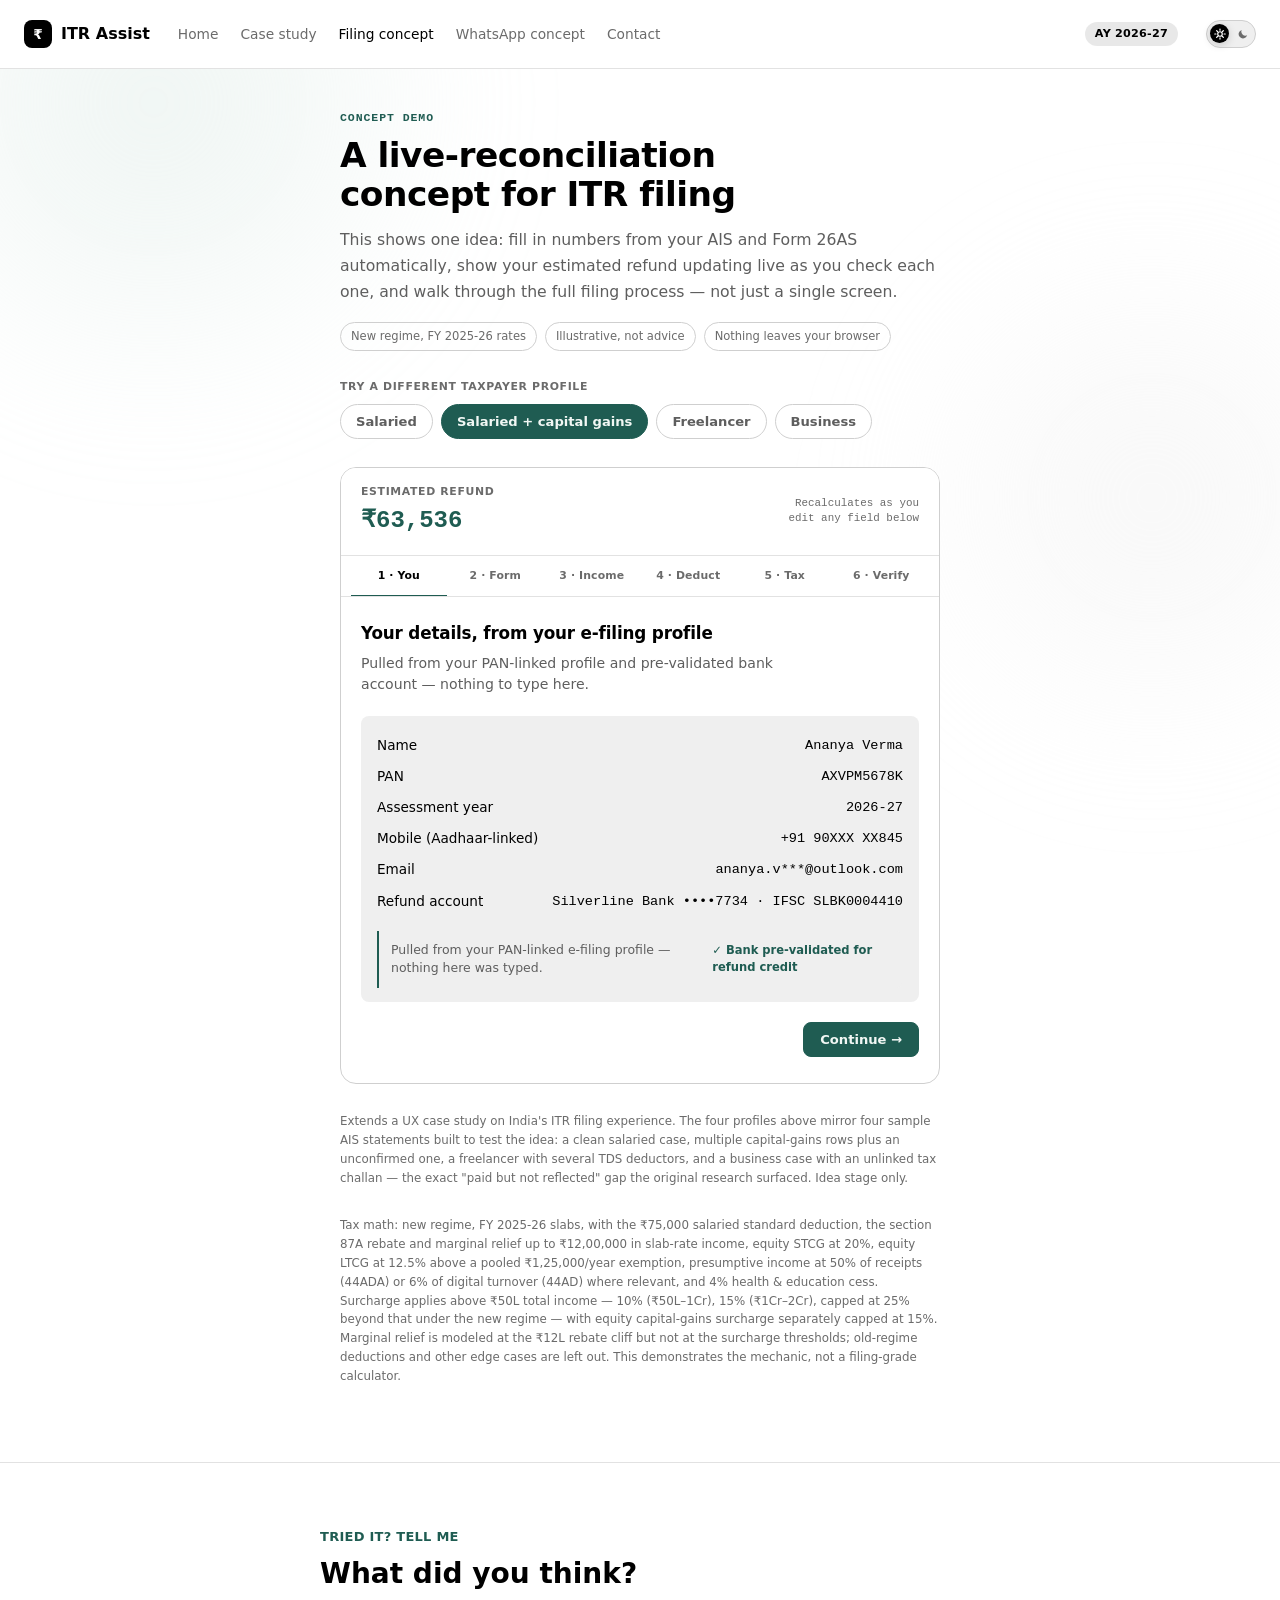
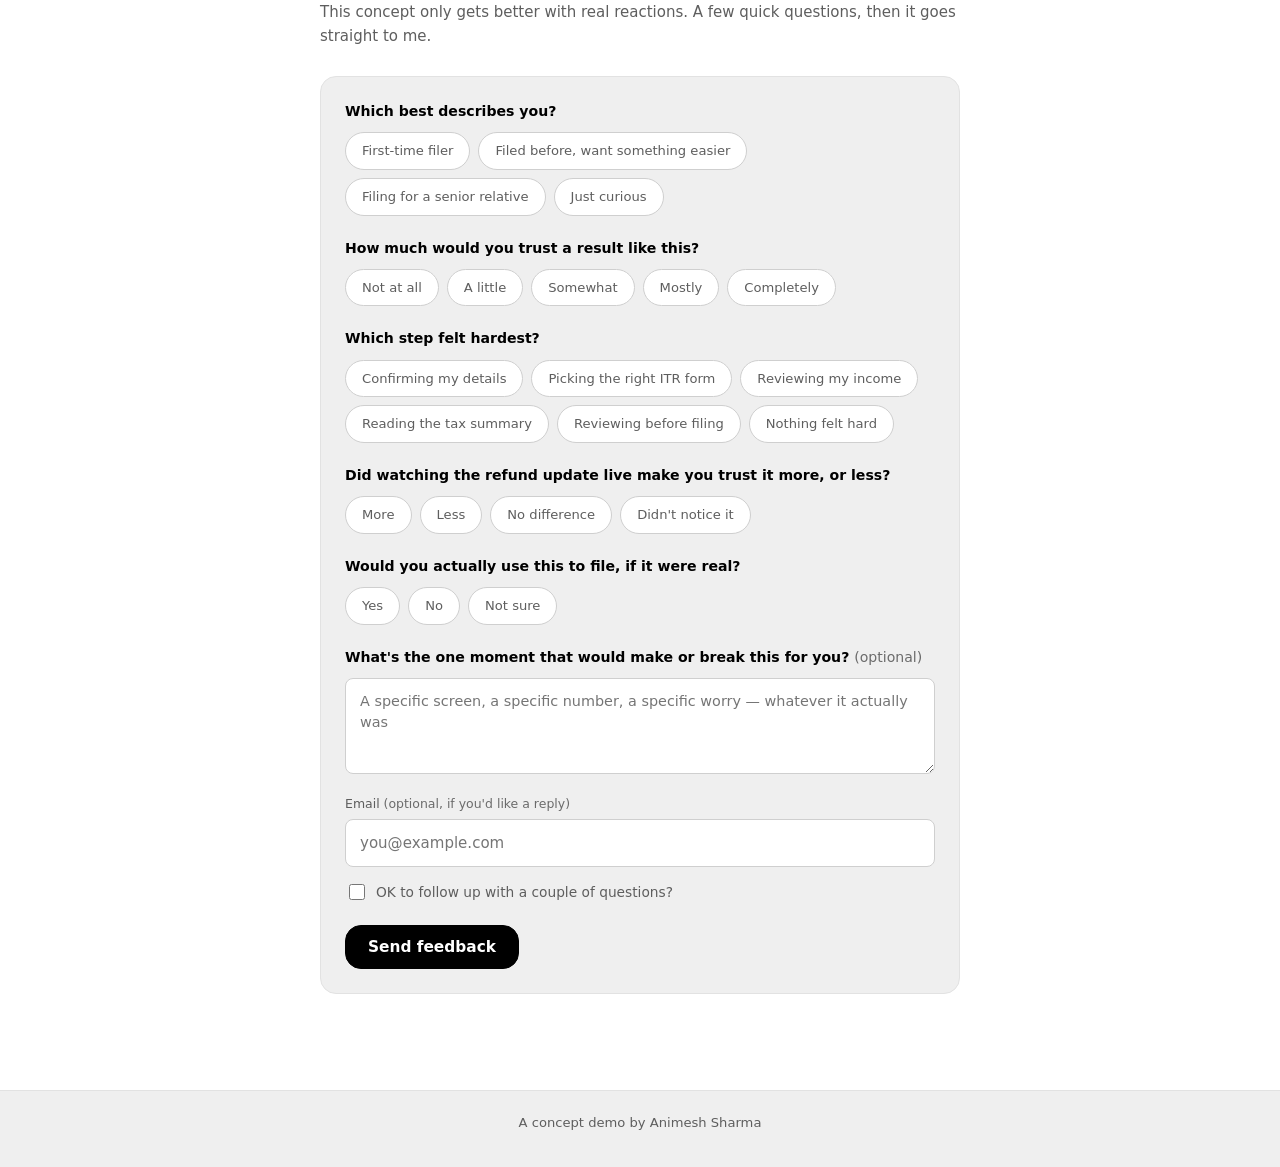
<file: filing.html>
<!doctype html>
<html lang="en">
  <head>
    <!-- Google Analytics — shared include, see scripts/analytics.js -->
    <script src="scripts/analytics.js" defer></script>

    <meta charset="UTF-8" />
    <link rel="icon" href="/icon.png?v=2" type="image/png" />
    <meta name="viewport" content="width=device-width, initial-scale=1.0" />
    <meta name="description" content="Income Tax concept prototype — draft your ITR live from AIS and Form 26AS across four taxpayer profiles, not an official tax service." />
    <title>Live-reconciliation ITR — concept demo</title>
    <link rel="canonical" href="https://www.itrdemo.com/filing.html" />
    <meta property="og:title" content="Live-reconciliation ITR — concept demo" />
    <meta property="og:description" content="Income Tax concept prototype — draft your ITR live from AIS and Form 26AS across four taxpayer profiles, not an official tax service." />
    <meta property="og:url" content="https://www.itrdemo.com/filing.html" />
    <meta property="og:type" content="website" />
    <meta name="twitter:card" content="summary" />

    <link rel="stylesheet" href="income-tax-demo.css?v=34" />
    <script>
      (function () {
        var saved = localStorage.getItem("itr-demo-theme");
        var theme = saved || (window.matchMedia("(prefers-color-scheme: dark)").matches ? "dark" : "light");
        if (theme === "dark") document.documentElement.setAttribute("data-theme", "dark");
      })();
    </script>
    <style>
:root{
  /* Short aliases onto the shared income-tax-demo.css tokens (--accent/--attn come from
     there now), so the rest of this file's CSS below is untouched. */
  --amber:var(--attn);
  --amber-soft:var(--attn-soft);
  --focus:var(--accent);
  --ink:var(--text);
  --line:var(--border);
  --line-strong:var(--border-strong);
  --danger-soft:var(--danger-bg);
}
.wrap{max-width:640px;margin:0 auto;padding:2.5rem 1.25rem 4rem;flex:1 0 auto;width:100%;box-sizing:border-box;}
.eyebrow{font-family:var(--font-mono);font-size:.72rem;font-weight:600;letter-spacing:.08em;text-transform:uppercase;color:var(--accent);margin:0 0 .6rem;}
h1{font-size:clamp(1.6rem,4vw,2.15rem);font-weight:700;letter-spacing:-0.015em;line-height:1.15;margin:0 0 .75rem;text-wrap:balance;}
.lede{font-size:.98rem;line-height:1.65;color:var(--muted);max-width:60ch;margin:0 0 1.1rem;}
.caveats{display:flex;flex-wrap:wrap;gap:8px;margin:0 0 1.75rem;padding:0;list-style:none;}
.caveats li{font-size:.72rem;font-weight:500;padding:5px 10px;border:1px solid var(--line-strong);border-radius:var(--radius-pill);color:var(--soft);}
.picker-label{font-size:.68rem;font-weight:600;letter-spacing:.06em;text-transform:uppercase;color:var(--soft);margin:0 0 8px;}
.profile-picker{display:flex;flex-wrap:wrap;gap:8px;margin:0 0 1.75rem;}
.profile-btn{font-family:var(--font-sans);font-size:.82rem;font-weight:600;padding:9px 15px;border-radius:var(--radius-pill);border:1px solid var(--line-strong);background:var(--surface);color:var(--muted);cursor:pointer;}
.profile-btn:hover{background:var(--surface-2);color:var(--ink);}
.profile-btn.is-active{background:var(--accent);color:var(--accent-ink);border-color:var(--accent);}
.frame{border:1px solid var(--line-strong);border-radius:var(--radius-lg);background:var(--surface);overflow:hidden;}
.total-bar{display:flex;align-items:center;justify-content:space-between;gap:12px;padding:16px 20px;background:var(--surface);border-bottom:1px solid var(--line);}
.total-label{font-size:.68rem;font-weight:600;letter-spacing:.06em;text-transform:uppercase;color:var(--soft);margin:0 0 3px;}
.total-value{font-family:var(--font-mono);font-size:1.5rem;font-weight:600;font-variant-numeric:tabular-nums;margin:0;}
.total-value.is-refund{color:var(--accent);}
.total-value.is-due{color:var(--danger);}
.total-hint{font-family:var(--font-mono);font-size:.68rem;color:var(--soft);text-align:right;max-width:150px;line-height:1.4;}
.stepper{display:flex;gap:1px;padding:0 10px;background:var(--surface);border-bottom:1px solid var(--line);overflow-x:auto;}
.step-tab{flex:1;text-align:center;padding:11px 3px;font-size:.68rem;font-weight:600;letter-spacing:.01em;color:var(--soft);border-bottom:2px solid transparent;position:relative;top:1px;white-space:nowrap;}
.step-tab.is-active{color:var(--ink);border-bottom-color:var(--accent);}
.step-tab.is-complete{color:var(--accent);}
.step{display:none;padding:24px 20px 26px;}
.step.is-active{display:block;}
.step h2{font-size:1.05rem;font-weight:600;margin:0 0 6px;letter-spacing:-0.01em;}
.step > p.desc{font-size:.88rem;line-height:1.55;color:var(--muted);margin:0 0 20px;max-width:52ch;}
.reason-card{background:var(--surface-2);border-radius:var(--radius-md);padding:14px 16px;margin:0 0 20px;font-size:.85rem;line-height:1.55;color:var(--muted);}
.reason-card strong{color:var(--ink);}
.reason-card .static-row{padding:5px 0;font-size:.85rem;}
.checklist{list-style:none;margin:0 0 4px;padding:0;display:flex;flex-direction:column;gap:1px;background:var(--line);border:1px solid var(--line);border-radius:var(--radius-md);overflow:hidden;}
.check-row{background:var(--surface);padding:13px 14px;}
.check-row .row-top{display:flex;align-items:center;justify-content:space-between;gap:10px;cursor:pointer;}
.row-left{display:flex;align-items:center;gap:10px;min-width:0;flex:1;}
.row-right{display:flex;align-items:center;gap:8px;flex-shrink:0;}
.dot{width:9px;height:9px;border-radius:50%;flex-shrink:0;background:var(--soft);}
.dot.matched{background:var(--accent);}
.dot.draft{background:var(--amber);}
.dot.reviewed{background:var(--accent);}
.row-title{font-size:.88rem;font-weight:500;}
.row-sub{font-size:.74rem;color:var(--soft);margin-top:1px;}
.chip{font-size:.66rem;font-weight:600;letter-spacing:.03em;text-transform:uppercase;padding:4px 9px;border-radius:var(--radius-pill);white-space:nowrap;width:78px;text-align:center;}
.chip.matched{background:var(--accent-soft);color:var(--accent);}
.chip.draft{background:var(--amber-soft);color:var(--amber);}
.chip.reviewed{background:var(--accent-soft);color:var(--accent);}
.chevron{font-size:.7rem;color:var(--soft);transition:transform 160ms ease;flex-shrink:0;width:10px;text-align:center;}
.chevron.is-open{transform:rotate(180deg);}
.panel{max-height:0;overflow:hidden;transition:max-height 240ms ease;}
.panel.is-open{max-height:1400px;}
.panel-inner{padding:14px 0 4px;border-top:1px solid var(--line);margin-top:12px;}
.txn{display:grid;grid-template-columns:1fr 1fr;gap:10px 14px;padding:12px 0;border-bottom:1px solid var(--line);}
.txn:last-of-type{border-bottom:none;}
.txn-meta{grid-column:1 / -1;font-size:.76rem;color:var(--soft);margin-bottom:2px;display:flex;justify-content:space-between;gap:8px;align-items:center;}
.field label{display:block;font-size:.66rem;font-weight:600;letter-spacing:.05em;text-transform:uppercase;color:var(--soft);margin-bottom:5px;}
.field input[type=number],.field input[type=text]{width:100%;font-family:var(--font-mono);font-size:.88rem;font-variant-numeric:tabular-nums;padding:8px 10px;border:1px solid var(--line-strong);border-radius:var(--radius-md);background:var(--bg);color:var(--ink);}
.field input:focus{outline:2px solid var(--focus);outline-offset:1px;}
.gain-line{grid-column:1 / -1;display:flex;justify-content:space-between;font-size:.78rem;color:var(--muted);padding-top:2px;}
.gain-line b{font-family:var(--font-mono);color:var(--ink);font-variant-numeric:tabular-nums;}
.static-row{grid-column:1 / -1;display:flex;justify-content:space-between;gap:10px;font-size:.82rem;color:var(--ink);padding:2px 0 8px;}
/* overflow-wrap:anywhere — a value like an email address has no break
   opportunity, so as a flex item it could not shrink below its min-content
   width and ran past the card's padding on narrow screens. */
.static-row b{font-family:var(--font-mono);font-variant-numeric:tabular-nums;font-weight:500;text-align:right;overflow-wrap:anywhere;}
.note{display:flex;gap:9px;margin:14px 0 0;padding:10px 12px;background:var(--surface-2);border-left:2px solid var(--accent);border-radius:0 var(--radius-md) var(--radius-md) 0;font-size:.78rem;line-height:1.5;color:var(--muted);}
.note.warn{border-left-color:var(--amber);}
.btn{font-family:var(--font-sans);font-size:.82rem;font-weight:600;padding:9px 16px;border-radius:var(--radius-md);border:1px solid var(--line-strong);background:var(--surface);color:var(--ink);cursor:pointer;}
.btn:hover{background:var(--surface-2);}
.btn.primary{background:var(--accent);color:var(--accent-ink);border-color:var(--accent);}
.btn.primary:hover{filter:brightness(1.08);}
.btn:focus-visible{outline:2px solid var(--focus);outline-offset:2px;}
.btn-row{display:flex;justify-content:flex-end;gap:10px;margin-top:14px;}
.step-actions{display:flex;justify-content:space-between;align-items:center;margin-top:22px;padding-top:18px;border-top:1px solid var(--line);}
.err{font-size:.78rem;color:var(--danger);margin:8px 0 0;display:none;}
.err.is-visible{display:block;}
.confirm-box{display:flex;gap:10px;align-items:flex-start;background:var(--surface-2);border-radius:var(--radius-md);padding:14px 16px;margin:4px 0 0;}
.confirm-box input{margin-top:3px;width:16px;height:16px;accent-color:var(--accent);flex-shrink:0;}
.confirm-box p{margin:0;font-size:.86rem;line-height:1.5;}
.done-summary{display:flex;flex-direction:column;gap:8px;margin:16px 0 20px;}
.done-row{display:flex;justify-content:space-between;gap:14px;font-size:.84rem;padding:8px 0;border-bottom:1px solid var(--line);}
.done-row span:first-child{color:var(--muted);}
/* overflow-wrap:anywhere — the 15-digit acknowledgement number has no break
   opportunity and overran its row below ~340px. */
.done-row span:last-child{font-family:var(--font-mono);font-variant-numeric:tabular-nums;text-align:right;overflow-wrap:anywhere;}

/* Acknowledgement receipt, generated on the done step */
.ack-doc{margin-top:20px;padding:20px 20px 16px;border:1px solid var(--line-strong);border-radius:var(--radius-md);background:var(--surface);}
.ack-doc-head{display:flex;justify-content:space-between;align-items:flex-start;gap:16px;flex-wrap:wrap;padding-bottom:14px;border-bottom:1px solid var(--line);}
.ack-doc-brand{font-size:.92rem;font-weight:700;color:var(--ink);}
.ack-doc-brand span{display:block;margin-top:4px;font-size:.62rem;font-weight:600;letter-spacing:.06em;text-transform:uppercase;color:var(--soft);}
.ack-doc-stamp{flex-shrink:0;padding:5px 10px;border:1px solid var(--accent);border-radius:var(--radius-pill);color:var(--accent);font-size:.62rem;font-weight:700;letter-spacing:.05em;text-transform:uppercase;white-space:nowrap;}
.ack-grid{display:grid;grid-template-columns:repeat(2,minmax(0,1fr));gap:0 24px;margin:4px 0 0;}
.ack-field{min-width:0;padding:10px 0;border-bottom:1px solid var(--line);}
.ack-field dt{margin:0 0 3px;font-size:.64rem;font-weight:600;letter-spacing:.05em;text-transform:uppercase;color:var(--soft);}
.ack-field dd{margin:0;font-family:var(--font-mono);font-variant-numeric:tabular-nums;font-size:.84rem;line-height:1.45;color:var(--ink);overflow-wrap:anywhere;}
.ack-field.is-result dd{color:var(--accent);font-weight:700;}
.ack-doc-foot{margin:14px 0 0;font-size:.7rem;line-height:1.55;color:var(--muted);}
.ack-actions{display:flex;justify-content:flex-end;gap:10px;margin-top:14px;}
@media (max-width:560px){.ack-grid{grid-template-columns:1fr;}}

/* Printing the acknowledgement prints just the receipt, not the whole demo. */
@media print{
  body *{visibility:hidden;}
  #ack-doc,#ack-doc *{visibility:visible;}
  #ack-doc{position:absolute;left:0;top:0;width:100%;margin:0;padding:0;border:0;}
  .ack-actions{display:none;}
}

/* Feedback section — same system as the WhatsApp demo, in this page's palette */
.filing-feedback-shell{width:100%;display:flex;justify-content:center;padding:64px 24px 96px;box-sizing:border-box;background:var(--surface);border-top:1px solid var(--line);}
.filing-feedback-inner{width:100%;max-width:640px;}
.filing-feedback-eyebrow{display:block;margin-bottom:10px;font-size:13px;font-weight:600;letter-spacing:.02em;text-transform:uppercase;color:var(--accent);}
.filing-feedback-heading{margin:0 0 10px;font-size:clamp(22px,2.6vw,28px);line-height:1.2;font-weight:700;color:var(--ink);}
.filing-feedback-body{margin:0 0 28px;font-size:15px;line-height:1.6;color:var(--muted);}
.filing-feedback-consent{display:flex;align-items:center;gap:8px;margin:0 0 22px;font-size:.86rem;color:var(--muted);cursor:pointer;}
.filing-feedback-consent input{width:16px;height:16px;accent-color:var(--accent);cursor:pointer;}
@media print{.filing-feedback-shell{display:none;}}
.foot{margin-top:1.75rem;font-size:.74rem;color:var(--soft);line-height:1.6;}
.toggle-row{display:flex;align-items:flex-start;gap:9px;margin-top:4px;padding-top:12px;border-top:1px solid var(--line);}
.toggle-row input{margin-top:3px;width:15px;height:15px;accent-color:var(--amber);flex-shrink:0;}
.toggle-row p{margin:0;font-size:.8rem;line-height:1.5;color:var(--muted);}
.toggle-row p strong{color:var(--ink);}
.pending-badge{font-size:.62rem;font-weight:600;letter-spacing:.03em;text-transform:uppercase;padding:3px 7px;border-radius:var(--radius-pill);background:var(--danger-soft);color:var(--danger);}
.gotcha-card{margin:18px 0 0;padding:14px 16px;border:1px solid var(--danger);border-radius:var(--radius-md);background:var(--danger-soft);}
.gotcha-card.is-linked{border-color:var(--accent);background:var(--accent-soft);}
.gotcha-card .row-title{font-size:.86rem;font-weight:600;color:var(--ink);margin-bottom:4px;}
.gotcha-card .row-sub{font-size:.78rem;color:var(--muted);line-height:1.5;margin:0 0 12px;}
.info-block{margin-top:18px;}
.info-block h4{font-size:.68rem;font-weight:600;letter-spacing:.05em;text-transform:uppercase;color:var(--soft);margin:0 0 8px;}
.info-row{display:flex;justify-content:space-between;gap:10px;padding:7px 0;border-bottom:1px solid var(--line);font-size:.79rem;color:var(--muted);}
.info-row:last-child{border-bottom:none;}
.info-row b{font-family:var(--font-mono);color:var(--ink);font-variant-numeric:tabular-nums;font-weight:500;}
.empty-state{padding:22px 18px;text-align:center;border:1px dashed var(--line-strong);border-radius:var(--radius-md);color:var(--soft);font-size:.85rem;line-height:1.55;}
.subhead{font-size:.68rem;font-weight:600;letter-spacing:.05em;text-transform:uppercase;color:var(--soft);margin:22px 0 10px;}
.subhead:first-of-type{margin-top:0;}
.badge-ok{display:inline-flex;align-items:center;gap:5px;font-size:.72rem;font-weight:600;color:var(--accent);}
.total-line{display:flex;justify-content:space-between;padding:10px 0 0;margin-top:6px;border-top:1px solid var(--line-strong);font-size:.86rem;font-weight:600;}
.total-line b{font-family:var(--font-mono);font-variant-numeric:tabular-nums;}
    </style>
  </head>
  <body>
    <a class="skip-link" href="#main-content">Skip to main content</a>
    <div class="ambient-field" aria-hidden="true">
      <span class="ambient-glow ambient-glow-a"></span>
      <span class="ambient-glow ambient-glow-b"></span>
    </div>

    <header class="site-header">
      <div class="site-header-inner">
        <span class="site-brand"><span class="site-brand-mark">₹</span>ITR Assist</span>
        <nav class="site-nav" aria-label="Primary">
          <a class="site-nav-link" href="index.html">Home</a>
          <a class="site-nav-link" href="case-study.html">Case study</a>
          <a class="site-nav-link is-active" href="filing.html">Filing concept</a>
          <a class="site-nav-link" href="whatsapp.html">WhatsApp concept</a>
          <a class="site-nav-link" href="mailto:animeshsharma23191@gmail.com">Contact</a>
        </nav>
        <span class="demo-ay-badge">AY 2026-27</span>
        <button type="button" class="theme-toggle" id="theme-toggle" aria-label="Switch to dark mode" aria-pressed="false">
          <span class="theme-toggle-track" aria-hidden="true">
            <span class="theme-toggle-icon theme-toggle-icon-sun"><svg viewBox="0 0 16 16" fill="none" stroke="currentColor" stroke-width="1.6" stroke-linecap="round"><circle cx="8" cy="8" r="3"></circle><path d="M8 1.3v1.6M8 13.1v1.6M2.6 8H1M15 8h-1.6M3.5 3.5l1.2 1.2M11.3 11.3l1.2 1.2M3.5 12.5l1.2-1.2M11.3 4.7l1.2-1.2"></path></svg></span>
            <span class="theme-toggle-icon theme-toggle-icon-moon"><svg viewBox="0 0 16 16" fill="currentColor"><path d="M13.5 9.8A5.6 5.6 0 0 1 6.2 2.5a5.8 5.8 0 1 0 7.3 7.3Z"></path></svg></span>
            <span class="theme-toggle-thumb"></span>
          </span>
        </button>
      </div>
    </header>

<main id="main-content" class="site-main wrap">
  <p class="eyebrow">Concept demo</p>
  <h1>A live-reconciliation concept for ITR filing</h1>
  <p class="lede">This shows one idea: fill in numbers from your AIS and Form 26AS automatically, show your estimated refund updating live as you check each one, and walk through the full filing process — not just a single screen.</p>
  <ul class="caveats">
    <li>New regime, FY 2025-26 rates</li>
    <li>Illustrative, not advice</li>
    <li>Nothing leaves your browser</li>
  </ul>

  <p class="picker-label">Try a different taxpayer profile</p>
  <div class="profile-picker" id="profile-picker">
    <button class="profile-btn" data-profile="salaried">Salaried</button>
    <button class="profile-btn" data-profile="salariedCG">Salaried + capital gains</button>
    <button class="profile-btn" data-profile="freelancer">Freelancer</button>
    <button class="profile-btn" data-profile="business">Business</button>
  </div>

  <div class="frame">
    <div class="total-bar">
      <div>
        <p class="total-label" id="total-label">Estimated refund</p>
        <p class="total-value is-refund" id="total-value">₹0</p>
      </div>
      <p class="total-hint">Recalculates as you edit any field below</p>
    </div>
    <div class="stepper">
      <div class="step-tab is-active" data-tab="personal">1 · You</div>
      <div class="step-tab" data-tab="resolve">2 · Form</div>
      <div class="step-tab" data-tab="review">3 · Income</div>
      <div class="step-tab" data-tab="deductions">4 · Deduct</div>
      <div class="step-tab" data-tab="confirm">5 · Tax</div>
      <div class="step-tab" data-tab="everify">6 · Verify</div>
    </div>

    <section class="step is-active" id="step-personal">
      <h2>Your details, from your e-filing profile</h2>
      <p class="desc">Pulled from your PAN-linked profile and pre-validated bank account — nothing to type here.</p>
      <div class="reason-card" id="personal-card"></div>
      <div class="btn-row">
        <button class="btn primary" data-goto="resolve">Continue →</button>
      </div>
    </section>

    <section class="step" id="step-resolve">
      <h2 id="resolve-title">Based on your Form 16 and AIS, you'll likely file ITR-2</h2>
      <p class="desc" id="resolve-desc">Salary and capital gains, with no business income — this combination usually needs ITR-2.</p>
      <div class="reason-card" id="resolve-reason"><strong>Why this form:</strong> loading…</div>
      <div class="step-actions">
        <button class="btn" data-goto="personal">← Back</button>
        <button class="btn primary" data-goto="review">Continue to income →</button>
      </div>
    </section>

    <section class="step" id="step-review">
      <h2 id="review-title">We've filled in what your AIS already shows</h2>
      <p class="desc" id="review-desc">Rows in green are matched and read-only. Amber rows need a look.</p>
      <ul class="checklist" id="checklist"></ul>
      <div class="info-block" id="info-block" style="display:none;">
        <h4>Also reported in your AIS — informational only</h4>
        <div id="info-rows"></div>
      </div>
      <div class="step-actions">
        <button class="btn" data-goto="resolve">← Back</button>
        <button class="btn primary" data-goto="deductions">Continue to deductions →</button>
      </div>
    </section>

    <section class="step" id="step-deductions">
      <h2>Deductions</h2>
      <p class="desc" id="deductions-desc">Loading…</p>
      <div class="reason-card" id="deductions-card"></div>
      <div class="step-actions">
        <button class="btn" data-goto="review">← Back</button>
        <button class="btn primary" data-goto="confirm">Continue to tax summary →</button>
      </div>
    </section>

    <section class="step" id="step-confirm">
      <h2>Tax summary &amp; verification</h2>
      <p class="desc" id="confirm-desc">Tied to the specific schedule that was drafted, not a blanket agreement to the whole return.</p>

      <p class="subhead">Tax computation</p>
      <div id="tax-breakdown"></div>

      <p class="subhead">Taxes already paid</p>
      <div id="credit-lines"></div>

      <p class="subhead">Refund credit</p>
      <div class="reason-card" id="bank-refund-note" style="margin-bottom:0;"></div>

      <div class="confirm-box" style="margin-top:20px;">
        <input type="checkbox" id="confirm-check">
        <p id="confirm-statement">I've checked the draft above against my own records, and it's correct.</p>
      </div>
      <p class="err" id="confirm-err">Check the box above to confirm you've reviewed the drafted figures first.</p>
      <div class="step-actions">
        <button class="btn" data-goto="deductions">← Back</button>
        <button class="btn primary" id="confirm-submit">Continue to e-verify →</button>
      </div>
    </section>

    <section class="step" id="step-everify">
      <h2>Verify with Aadhaar OTP</h2>
      <p class="desc">A concept mock — no OTP is actually sent, and nothing is really e-verified. Enter any 6 digits to continue.</p>
      <div class="reason-card" id="everify-mobile"></div>
      <div class="field" style="max-width:220px;">
        <label for="everify-otp">6-digit OTP</label>
        <input type="text" id="everify-otp" inputmode="numeric" maxlength="6" placeholder="000000">
      </div>
      <p class="err" id="everify-err">Enter a 6-digit OTP to continue — any 6 digits work in this demo.</p>
      <div class="step-actions">
        <button class="btn" data-goto="confirm">← Back</button>
        <button class="btn primary" id="everify-submit">Verify &amp; submit →</button>
      </div>
    </section>

    <section class="step" id="step-done">
      <h2>Return submitted and e-verified</h2>
      <p class="desc">Filed for AY 2026-27 and verified with the OTP sent to your Aadhaar-linked mobile. Here's the recap, and where each figure came from.</p>
      <div class="done-summary" id="done-summary"></div>
      <div class="btn-row">
        <button class="btn" data-goto="personal" id="restart-btn">Restart demo</button>
        <button class="btn primary" id="ack-btn" aria-expanded="false" aria-controls="ack-doc">Generate acknowledgement</button>
      </div>
      <div class="ack-doc" id="ack-doc" hidden></div>
    </section>
  </div>

  <p class="foot">Extends a UX case study on India's ITR filing experience. The four profiles above mirror four sample AIS statements built to test the idea: a clean salaried case, multiple capital-gains rows plus an unconfirmed one, a freelancer with several TDS deductors, and a business case with an unlinked tax challan — the exact "paid but not reflected" gap the original research surfaced. Idea stage only.</p>
  <p class="foot">Tax math: new regime, FY 2025-26 slabs, with the ₹75,000 salaried standard deduction, the section 87A rebate and marginal relief up to ₹12,00,000 in slab-rate income, equity STCG at 20%, equity LTCG at 12.5% above a pooled ₹1,25,000/year exemption, presumptive income at 50% of receipts (44ADA) or 6% of digital turnover (44AD) where relevant, and 4% health &amp; education cess. Surcharge applies above ₹50L total income — 10% (₹50L–1Cr), 15% (₹1Cr–2Cr), capped at 25% beyond that under the new regime — with equity capital-gains surcharge separately capped at 15%. Marginal relief is modeled at the ₹12L rebate cliff but not at the surcharge thresholds; old-regime deductions and other edge cases are left out. This demonstrates the mechanic, not a filing-grade calculator.</p>
</main>

    <section class="filing-feedback-shell">
      <div class="filing-feedback-inner">
        <span class="filing-feedback-eyebrow">Tried it? Tell me</span>
        <h2 class="filing-feedback-heading">What did you think?</h2>
        <p class="filing-feedback-body">This concept only gets better with real reactions. A few quick questions, then it goes straight to me.</p>

        <form class="demo-feedback" id="filing-feedback-form" action="https://api.web3forms.com/submit" method="POST">
          <input type="hidden" name="access_key" value="e843ed99-6b2a-4e76-b87c-fd7de52e3e8c" />
          <input type="hidden" name="subject" value="ITR demo feedback — live-reconciliation filing" />
          <input type="hidden" name="source" value="Live-reconciliation ITR demo" />
          <!-- Honeypot. Bots fill in every field they find; nobody else can see this one. -->
          <input type="checkbox" name="botcheck" tabindex="-1" aria-hidden="true" style="display: none" />

          <p class="demo-feedback-label">Which best describes you?</p>
          <div class="feedback-tags" id="filing-feedback-persona" role="radiogroup" aria-label="Which best describes you">
            <button type="button" class="feedback-tag" data-value="First-time filer">First-time filer</button>
            <button type="button" class="feedback-tag" data-value="Filed before, want something easier">Filed before, want something easier</button>
            <button type="button" class="feedback-tag" data-value="Filing for a senior relative">Filing for a senior relative</button>
            <button type="button" class="feedback-tag" data-value="Just curious">Just curious</button>
          </div>
          <input type="hidden" name="persona" id="filing-feedback-persona-input" value="" />

          <p class="demo-feedback-label">How much would you trust a result like this?</p>
          <div class="feedback-tags" id="filing-feedback-trust" role="radiogroup" aria-label="How much would you trust a result like this">
            <button type="button" class="feedback-tag" data-value="Not at all">Not at all</button>
            <button type="button" class="feedback-tag" data-value="A little">A little</button>
            <button type="button" class="feedback-tag" data-value="Somewhat">Somewhat</button>
            <button type="button" class="feedback-tag" data-value="Mostly">Mostly</button>
            <button type="button" class="feedback-tag" data-value="Completely">Completely</button>
          </div>
          <input type="hidden" name="trust_rating" id="filing-feedback-trust-input" value="" />

          <p class="demo-feedback-label">Which step felt hardest?</p>
          <div class="feedback-tags" id="filing-feedback-hardest" role="radiogroup" aria-label="Which step felt hardest">
            <button type="button" class="feedback-tag" data-value="Confirming my details">Confirming my details</button>
            <button type="button" class="feedback-tag" data-value="Picking the right ITR form">Picking the right ITR form</button>
            <button type="button" class="feedback-tag" data-value="Reviewing my income">Reviewing my income</button>
            <button type="button" class="feedback-tag" data-value="Reading the tax summary">Reading the tax summary</button>
            <button type="button" class="feedback-tag" data-value="Reviewing before filing">Reviewing before filing</button>
            <button type="button" class="feedback-tag" data-value="Nothing felt hard">Nothing felt hard</button>
          </div>
          <input type="hidden" name="hardest_step" id="filing-feedback-hardest-input" value="" />

          <p class="demo-feedback-label">Did watching the refund update live make you trust it more, or less?</p>
          <div class="feedback-tags" id="filing-feedback-live" role="radiogroup" aria-label="Did the live refund update change your trust">
            <button type="button" class="feedback-tag" data-value="More">More</button>
            <button type="button" class="feedback-tag" data-value="Less">Less</button>
            <button type="button" class="feedback-tag" data-value="No difference">No difference</button>
            <button type="button" class="feedback-tag" data-value="Didn't notice it">Didn't notice it</button>
          </div>
          <input type="hidden" name="live_recalc" id="filing-feedback-live-input" value="" />

          <p class="demo-feedback-label">Would you actually use this to file, if it were real?</p>
          <div class="feedback-tags" id="filing-feedback-usewould" role="radiogroup" aria-label="Would you use this to file">
            <button type="button" class="feedback-tag" data-value="Yes">Yes</button>
            <button type="button" class="feedback-tag" data-value="No">No</button>
            <button type="button" class="feedback-tag" data-value="Not sure">Not sure</button>
          </div>
          <input type="hidden" name="would_use" id="filing-feedback-usewould-input" value="" />

          <p class="demo-feedback-label">What's the one moment that would make or break this for you? <span>(optional)</span></p>
          <textarea name="message" id="filing-feedback-text" placeholder="A specific screen, a specific number, a specific worry — whatever it actually was"></textarea>

          <div class="demo-input-row">
            <label for="filing-feedback-email">Email <span style="font-weight:400;color:var(--soft);">(optional, if you'd like a reply)</span></label>
            <input type="email" id="filing-feedback-email" name="email" placeholder="you@example.com" />
          </div>
          <label class="filing-feedback-consent">
            <input type="checkbox" name="followup_ok" id="filing-feedback-followup" value="Yes" />
            <span>OK to follow up with a couple of questions?</span>
          </label>

          <div class="feedback-actions">
            <button type="submit" class="demo-btn is-primary" id="filing-feedback-submit">Send feedback</button>
          </div>
          <p class="demo-thanks" id="filing-feedback-thanks"></p>
        </form>
      </div>
    </section>

    <script>
      (function(){
        "use strict";

        var singleSelectGroups = [];

        function bindSingleSelect(groupId, inputId){
          var btns = Array.prototype.slice.call(document.querySelectorAll('#' + groupId + ' .feedback-tag'));
          var input = document.getElementById(inputId);
          btns.forEach(function(btn){
            btn.addEventListener('click', function(){
              btns.forEach(function(b){ b.classList.remove('is-active'); });
              btn.classList.add('is-active');
              input.value = btn.getAttribute('data-value');
            });
          });
          singleSelectGroups.push({ btns: btns, input: input });
        }

        bindSingleSelect('filing-feedback-persona', 'filing-feedback-persona-input');
        bindSingleSelect('filing-feedback-trust', 'filing-feedback-trust-input');
        bindSingleSelect('filing-feedback-hardest', 'filing-feedback-hardest-input');
        bindSingleSelect('filing-feedback-live', 'filing-feedback-live-input');
        bindSingleSelect('filing-feedback-usewould', 'filing-feedback-usewould-input');

        var form = document.getElementById('filing-feedback-form');
        var thanks = document.getElementById('filing-feedback-thanks');
        var submitBtn = document.getElementById('filing-feedback-submit');

        function resetForm(){
          form.reset();
          singleSelectGroups.forEach(function(group){
            group.btns.forEach(function(b){ b.classList.remove('is-active'); });
            group.input.value = '';
          });
        }

        form.addEventListener('submit', function(e){
          e.preventDefault();
          submitBtn.disabled = true;
          submitBtn.textContent = 'Sending...';
          thanks.classList.remove('is-visible');
          var data = new FormData(form);
          fetch(form.action, {
            method: 'POST',
            body: data,
            headers: { 'Accept': 'application/json' }
          }).then(function(res){
            if (!res.ok) { throw new Error('Submit failed: ' + res.status); }
            thanks.textContent = "Thanks, that's genuinely useful.";
            thanks.classList.add('is-visible');
            resetForm();
          }).catch(function(err){
            if (window.console) { console.warn(err); }
            // Retrying won't help if the form backend is out of quota or misconfigured,
            // so offer the address instead of asking for another attempt.
            thanks.innerHTML = 'That didn\'t send. Mail it to <a href="mailto:animeshsharma23191@gmail.com">animeshsharma23191@gmail.com</a> and it still reaches me.';
            thanks.classList.add('is-visible');
          }).then(function(){
            submitBtn.disabled = false;
            submitBtn.textContent = 'Send feedback';
          });
        });
      })();
    </script>

    <footer class="site-footer">
      <p class="site-footer-inner">A concept demo by Animesh Sharma</p>
    </footer>

    <script src="scripts/theme-toggle.js" defer></script>

<script>
(function(){
  var fmt=new Intl.NumberFormat('en-IN', {maximumFractionDigits:0});
  function money(n){ return '₹'+fmt.format(Math.round(Math.max(0,n))); }
  function moneySigned(n){ n=Math.round(n); return (n<0?'-₹':'₹')+fmt.format(Math.abs(n)); }
  function num(id){ var el=document.getElementById(id); if(!el) return 0; var v=parseFloat(el.value); return isNaN(v)?0:v; }
  function checkedEl(id){ var el=document.getElementById(id); return el ? el.checked : false; }
  function setText(id, text){ var el=document.getElementById(id); if(el) el.textContent=text; }

  var STD_DEDUCTION=75000, LTCG_EXEMPTION=125000, CESS_RATE=0.04;
  var SLAB_BANDS=[
    {upto:400000, rate:0},{upto:800000, rate:0.05},{upto:1200000, rate:0.10},
    {upto:1600000, rate:0.15},{upto:2000000, rate:0.20},{upto:2400000, rate:0.25},{upto:Infinity, rate:0.30}
  ];
  function slabTaxOn(income){
    var tax=0, prev=0;
    for(var i=0;i<SLAB_BANDS.length;i++){
      if(income<=prev) break;
      var slice=Math.min(income, SLAB_BANDS[i].upto)-prev;
      tax+=slice*SLAB_BANDS[i].rate;
      prev=SLAB_BANDS[i].upto;
    }
    return tax;
  }
  function rebateSlabTax(slabIncome){
    var raw=slabTaxOn(slabIncome);
    if(slabIncome<=1200000) return 0;
    return Math.min(raw, slabIncome-1200000);
  }
  var SURCHARGE_TIERS=[{above:20000000, rate:0.25},{above:10000000, rate:0.15},{above:5000000, rate:0.10},{above:0, rate:0}];
  var CG_SURCHARGE_CAP=0.15;
  function surchargeRateFor(totalIncome){
    for(var i=0;i<SURCHARGE_TIERS.length;i++){ if(totalIncome>SURCHARGE_TIERS[i].above) return SURCHARGE_TIERS[i].rate; }
    return 0;
  }
  function finalize(slabTax, stcgTax, ltcgTax, totalIncomeForSurcharge, creditLines){
    var credit=creditLines.reduce(function(sum,c){ return sum+c.amount; },0);
    var baseRate=surchargeRateFor(totalIncomeForSurcharge);
    var cgRate=Math.min(baseRate, CG_SURCHARGE_CAP);
    var surcharge=slabTax*baseRate + (stcgTax+ltcgTax)*cgRate;
    var taxBeforeCess=slabTax+stcgTax+ltcgTax+surcharge;
    var cess=taxBeforeCess*CESS_RATE;
    var totalTax=taxBeforeCess+cess;
    var result=credit-totalTax;
    return {slabTax:slabTax,stcgTax:stcgTax,ltcgTax:ltcgTax,surcharge:surcharge,cess:cess,totalTax:totalTax,credit:credit,creditLines:creditLines,result:result};
  }

  var bizChallanLinked=false;
  var groupReviewed=false;

  var PERSONAL={
    salaried:{name:'Priya Nair', pan:'ABCPN1234F', mobile:'+91 98XXX XX412', email:'priya.n***@gmail.com', bank:'Konkan Cooperative Bank', acct:'••••5521', ifsc:'KCCB0001122'},
    salariedCG:{name:'Ananya Verma', pan:'AXVPM5678K', mobile:'+91 90XXX XX845', email:'ananya.v***@outlook.com', bank:'Silverline Bank', acct:'••••7734', ifsc:'SLBK0004410'},
    freelancer:{name:'Rohan Mehta', pan:'RMFPK9012L', mobile:'+91 96XXX XX221', email:'rohan.m***@protonmail.com', bank:'Suvarna Bank', acct:'••••3390', ifsc:'SUVB0002207'},
    business:{name:'Suresh Kapoor', pan:'SKBPK3456N', mobile:'+91 94XXX XX678', email:'suresh.k***@business.in', bank:'Gujral Commercial Bank', acct:'••••9042', ifsc:'GCBK0001590'}
  };
  var ACK_NUMBERS={
    salaried:'748213905566123', salariedCG:'302847561190087', freelancer:'615930284471056', business:'904128736650298'
  };

  var PROFILES={
    salaried:{
      label:'Salaried',
      resolveTitle:"Based on your Form 16 and AIS, you'll likely file ITR-1",
      resolveDesc:'Salary and bank interest only — nothing here needs a schedule ITR-1 doesn’t carry.',
      resolveReason:'<strong>Why this form:</strong> no capital gains, no business or professional income, no let-out property — a single employer and two bank accounts, both already reported to the department, fit entirely inside ITR-1. Nothing here is filed yet.',
      reviewDesc:'Every figure below is already matched and confirmed by AIS. There’s nothing to draft on this profile — tap any row to see where it came from.',
      hasDraft:false,
      deductionsDesc:'Under the new tax regime — the default for AY 2026-27 — most Chapter VI-A deductions no longer apply.',
      deductionsHtml:sourceRowsHtml([
        ['Standard deduction (salary)','₹75,000 — already applied above'],
        ['80C / 80D / HRA','Not available under the new regime'],
        ['80CCD(2) — employer NPS','Not applicable — no employer NPS contribution reported in AIS']
      ]),
      confirmDesc:'There’s no draft to check here — every figure already came from confirmed AIS data.',
      confirmStatement:'I’ve looked over the matched figures above.',
      renderChecklist:function(){
        return checklistHTML([
          matchedRow('m-salary','Salary &amp; TDS','₹8,50,000 salary · ₹46,800 TDS deducted',[
            ['Amount paid','₹8,50,000'],
            ['Tax deducted','₹46,800'],
            ['Reported by','Meridian Softworks Pvt Ltd'],
            ['Deductor TAN','BLRM01234C'],
            ['Section','192 — Salary'],
            ['Status','Confirmed']
          ],'Matches Form 16 (Part A &amp; B) and Form 26AS — nothing to reconcile here.'),
          matchedRow('m-fd','Fixed deposit interest','₹42,000 interest · ₹4,200 TDS deducted',[
            ['Amount paid','₹42,000'],
            ['Tax deducted','₹4,200'],
            ['Reported by','Konkan Cooperative Bank'],
            ['Deductor TAN','MUMK05678D'],
            ['Section','194A — Interest other than on securities'],
            ['Status','Confirmed']
          ],'TDS applies because FD interest crossed the ₹40,000 threshold for the year.'),
          matchedRow('m-sv','Savings account interest','₹3,200 interest · no TDS, still taxable',[
            ['Amount','₹3,200'],
            ['Tax deducted','Not applicable'],
            ['Reported by','Konkan Cooperative Bank'],
            ['AIS category','Interest income'],
            ['Status','Active']
          ],'Savings account interest doesn’t attract TDS, but it’s still taxable — AIS reports it without a deduction.')
        ]) + '<div class="empty-state">No drafts on this profile — every row above is already matched and confirmed.</div>';
      },
      infoRows:null,
      compute:function(){
        var salary=850000, fd=42000, sv=3200;
        var slabIncome=Math.max(0,salary-STD_DEDUCTION)+fd+sv;
        var slabTax=rebateSlabTax(slabIncome);
        var creditLines=[
          {label:'TDS — Meridian Softworks Pvt Ltd (192)', amount:46800},
          {label:'TDS — Konkan Cooperative Bank (194A)', amount:4200}
        ];
        var r=finalize(slabTax,0,0,slabIncome,creditLines);
        r.slabIncome=slabIncome;
        r.doneRows=[
          {label:'Salary &amp; TDS', value:'matched · no draft needed'},
          {label:'Bank interest (FD + savings)', value:'matched · no draft needed'}
        ];
        return r;
      }
    },
    salariedCG:{
      label:'Salaried + capital gains',
      resolveTitle:"Based on your Form 16 and AIS, you'll likely file ITR-2",
      resolveDesc:'Salary, dividend, and capital gains from listed shares and mutual funds — this combination needs ITR-2.',
      resolveReason:'<strong>Why this form:</strong> capital gains from selling shares or mutual funds require a schedule ITR-1 doesn’t carry. Nothing here is filed yet — this is a starting point to review, not a decision.',
      reviewDesc:'Salary and dividend are matched and read-only — tap either to see the source. Capital gains is drafted from four AIS transactions, one still unconfirmed.',
      hasDraft:true,
      deductionsDesc:'Under the new tax regime — the default for AY 2026-27 — most Chapter VI-A deductions no longer apply.',
      deductionsHtml:sourceRowsHtml([
        ['Standard deduction (salary)','₹75,000 — already applied above'],
        ['80C / 80D / HRA','Not available under the new regime'],
        ['80CCD(2) — employer NPS','Not applicable — no employer NPS contribution reported in AIS']
      ]),
      confirmDesc:'Tied to the specific schedule that was drafted, not a blanket agreement to the whole return.',
      confirmStatement:'I’ve checked the capital gains draft above against my own contract notes, and it’s correct.',
      renderChecklist:function(){
        var html=checklistHTML([
          matchedRow('m-salary','Salary &amp; TDS','₹14,50,000 salary · ₹1,68,000 TDS deducted',[
            ['Amount paid','₹14,50,000'],
            ['Tax deducted','₹1,68,000'],
            ['Reported by','Northline Logistics Ltd'],
            ['Deductor TAN','DELN04455E'],
            ['Section','192 — Salary'],
            ['Status','Confirmed']
          ],'Matches Form 16 (Part A &amp; B) and Form 26AS.'),
          matchedRow('m-div','Dividend','₹18,500 dividend · ₹1,850 TDS deducted · taxed at your slab rate',[
            ['Amount paid','₹18,500'],
            ['Tax deducted','₹1,850'],
            ['Reported by','Vantage Asset Management'],
            ['Deductor TAN','MUMV07711G'],
            ['Section','194 — Dividend'],
            ['Status','Confirmed']
          ],'TDS applies once payouts from one payer cross ₹5,000 in a year. Taxed as income from other sources, not at a special rate.')
        ]);
        html += '<li class="check-row">'
          + '<div class="row-top" data-toggle="cg">'
            + '<div class="row-left"><span class="dot draft" id="draft-dot"></span><div><div class="row-title">Capital gains</div><div class="row-sub">4 sale transactions found in AIS — 1 unconfirmed</div></div></div>'
            + '<div class="row-right"><span class="chip draft" id="draft-chip">Draft</span><span class="chevron" id="cg-chevron">▾</span></div>'
          + '</div>'
          + '<div class="panel" id="cg-panel"><div class="panel-inner">'
            + txnRow('cgA','40 shares, listed company A — sold 9 Jan · held 5 months (short-term)','SFT-018 · reported by Kite Securities Ltd',276000,198000,'STCG, flat 20%')
            + txnRow('cgB','25 shares, listed company B — sold 2 Feb · held 3 months (short-term)','SFT-018 · reported by Kite Securities Ltd',91000,103000,'STCG, flat 20% — a loss offsets other gains first')
            + txnRow('cgC','Mutual fund units — sold 19 Aug · held 17 months (long-term)','SFT-016 · reported by Vantage Asset Management',210000,142000,'LTCG, 12.5% above ₹1.25L/yr')
            + '<div class="txn"><div class="txn-meta"><span>Mutual fund units — sold 27 Nov · held 14 months (long-term)</span><span class="pending-badge">Pending confirmation</span></div><div class="txn-meta" style="margin-top:-6px;"><span>SFT-016 · reported by Vantage Asset Management</span></div>'
              + '<div class="static-row"><span>Sale ₹88,000 − cost ₹61,000</span><b>Draft gain ₹27,000</b></div>'
              + '<div class="toggle-row"><input type="checkbox" id="cgD-include" class="js-recalc"><p><strong>Include this draft anyway.</strong> Vantage Asset Management hasn’t finalized this entry in AIS yet — the sale happened, but the report isn’t confirmed.</p></div>'
            + '</div>'
            + '<div class="note">This is a draft, not a filed number. Check every row against your own contract notes before continuing. The ₹1,25,000 LTCG exemption applies once per year across all long-term equity sales, not per transaction — and a short-term loss offsets other gains before either rate applies.</div>'
            + '<div class="btn-row"><button class="btn" data-mark="group">Mark reviewed</button></div>'
          + '</div></div>'
        + '</li>';
        return html;
      },
      infoRows:null,
      compute:function(){
        var salary=1450000, salaryTDS=168000, dividend=18500, dividendTDS=1850;
        var slabIncome=Math.max(0,salary-STD_DEDUCTION)+dividend;
        var slabTax=rebateSlabTax(slabIncome);
        var gA=num('cgA-sale')-num('cgA-cost');
        var gB=num('cgB-sale')-num('cgB-cost');
        var gC=num('cgC-sale')-num('cgC-cost');
        var includeD=checkedEl('cgD-include');
        var gD=88000-61000;
        setText('cgA-gain', moneySigned(gA));
        setText('cgB-gain', moneySigned(gB));
        setText('cgC-gain', moneySigned(gC));
        var rawST=gA+gB;
        var rawLT=gC+(includeD?gD:0);
        var stcgTaxableGain, ltAfterOffset;
        if(rawST<0){
          var offset=Math.min(Math.max(rawLT,0), -rawST);
          ltAfterOffset=rawLT-offset;
          stcgTaxableGain=0;
        } else {
          stcgTaxableGain=rawST;
          ltAfterOffset=rawLT;
        }
        if(ltAfterOffset<0) ltAfterOffset=0;
        var ltcgTaxable=Math.max(0, ltAfterOffset-LTCG_EXEMPTION);
        var stcgTax=stcgTaxableGain*0.20;
        var ltcgTax=ltcgTaxable*0.125;
        var totalIncomeForSurcharge=slabIncome+stcgTaxableGain+ltcgTaxable;
        var creditLines=[
          {label:'TDS — Northline Logistics Ltd (192)', amount:salaryTDS},
          {label:'TDS — Vantage Asset Management (194)', amount:dividendTDS}
        ];
        var r=finalize(slabTax,stcgTax,ltcgTax,totalIncomeForSurcharge,creditLines);
        r.slabIncome=slabIncome;
        r.doneRows=[
          {label:'Salary &amp; dividend', value:'matched · no draft needed'},
          {label:'Capital gains', value:(groupReviewed?'reviewed':'not marked reviewed')+' · short-term '+moneySigned(rawST)+', long-term '+moneySigned(ltAfterOffset)+(includeD?' (incl. unconfirmed row)':'')}
        ];
        return r;
      }
    },
    freelancer:{
      label:'Freelancer',
      resolveTitle:"Based on your 26AS and AIS, you'll likely file ITR-4",
      resolveDesc:'Professional receipts under the presumptive scheme — this usually means ITR-4.',
      resolveReason:'<strong>Why this form:</strong> freelance and professional receipts under section 44ADA can be filed on a presumptive basis as long as receipts stay under the limit and are mostly digital — that keeps this on ITR-4 instead of the fuller ITR-3.',
      reviewDesc:'Three clients are matched and confirmed — tap any to see the source. One payment is still pending confirmation. Presumptive income is derived from whichever receipts you include.',
      hasDraft:true,
      deductionsDesc:'Presumptive taxation already accounts for expenses, so there’s nothing further to claim separately.',
      deductionsHtml:sourceRowsHtml([
        ['Standard deduction','Not applicable — presumptive professional income, not salary'],
        ['80C / 80D','Not available under the new regime'],
        ['Business expenses','Deemed included in the 50% presumptive rate under 44ADA']
      ]),
      confirmDesc:'Tied to the receipts and the presumptive income derived from them, not a blanket agreement to the whole return.',
      confirmStatement:'I’ve checked the professional receipts and presumptive income draft above against my own invoices, and it’s correct.',
      renderChecklist:function(){
        var html=checklistHTML([
          matchedRow('m-c1','Bramble Design Studio','₹4,20,000 fees · ₹42,000 TDS deducted',[
            ['Amount paid','₹4,20,000'],['Tax deducted','₹42,000'],
            ['Deductor TAN','BLRB08823H'],['Section','194J — Professional fees'],['Status','Confirmed']
          ],'Matches Form 26AS and AIS.'),
          matchedRow('m-c2','Orchard Fintech Pvt Ltd','₹6,10,000 fees · ₹61,000 TDS deducted',[
            ['Amount paid','₹6,10,000'],['Tax deducted','₹61,000'],
            ['Deductor TAN','HYDO02291J'],['Section','194J — Professional fees'],['Status','Confirmed']
          ],'Matches Form 26AS and AIS.'),
          matchedRow('m-c3','Coral Bay Consulting','₹1,65,000 fees · ₹16,500 TDS deducted',[
            ['Amount paid','₹1,65,000'],['Tax deducted','₹16,500'],
            ['Deductor TAN','CHEC09981M'],['Section','194J — Professional fees'],['Status','Confirmed']
          ],'Matches Form 26AS and AIS.'),
          matchedRow('m-sv','Savings account interest','₹5,400 interest · no TDS, still taxable',[
            ['Amount','₹5,400'],['Tax deducted','Not applicable'],
            ['Reported by','Suvarna Bank'],['AIS category','Interest income'],['Status','Active']
          ],'Savings account interest doesn’t attract TDS, but it’s still taxable.')
        ]);
        html += '<li class="check-row">'
          + '<div class="row-top" data-toggle="cg">'
            + '<div class="row-left"><span class="dot draft" id="draft-dot"></span><div><div class="row-title">Presumptive income (44ADA)</div><div class="row-sub">Derived from receipts below — 50% of what’s included</div></div></div>'
            + '<div class="row-right"><span class="chip draft" id="draft-chip">Draft</span><span class="chevron" id="cg-chevron">▾</span></div>'
          + '</div>'
          + '<div class="panel" id="cg-panel"><div class="panel-inner">'
            + '<div class="txn"><div class="txn-meta"><span>Lumen Health Technologies — 4 invoices this year</span><span class="pending-badge">Pending confirmation</span></div>'
              + '<div class="static-row"><span>Fees ₹2,75,000 · TDS ₹27,500 (194J)</span><b>Not yet finalized</b></div>'
              + '<div class="toggle-row"><input type="checkbox" id="fl-pending-include" class="js-recalc"><p><strong>Include this client’s receipts anyway.</strong> The payment happened, but Lumen’s TDS return for this quarter hasn’t been processed — AIS hasn’t confirmed it yet.</p></div>'
            + '</div>'
            + '<div class="gain-line" style="margin-top:12px;"><span>Gross receipts included in the draft</span><b id="fl-gross-receipts">₹0</b></div>'
            + '<div class="gain-line"><span>Presumptive income at 50% of receipts</span><b id="fl-presumptive-income">₹0</b></div>'
            + '<div class="note">Advance tax of ₹60,000 paid on 14 Dec is already linked to this PAN and counted as a credit in the tax summary.</div>'
            + '<div class="btn-row"><button class="btn" data-mark="group">Mark reviewed</button></div>'
          + '</div></div>'
        + '</li>';
        return html;
      },
      infoRows:null,
      compute:function(){
        var interest=5400;
        var includePending=checkedEl('fl-pending-include');
        var grossReceipts=420000+610000+165000+(includePending?275000:0);
        var presumptiveIncome=grossReceipts*0.5;
        setText('fl-gross-receipts', money(grossReceipts));
        setText('fl-presumptive-income', money(presumptiveIncome));
        var slabIncome=presumptiveIncome+interest;
        var slabTax=rebateSlabTax(slabIncome);
        var creditLines=[
          {label:'TDS — Bramble Design Studio (194J)', amount:42000},
          {label:'TDS — Orchard Fintech Pvt Ltd (194J)', amount:61000},
          {label:'TDS — Coral Bay Consulting (194J)', amount:16500},
          {label:'Advance tax paid (14 Dec)', amount:60000}
        ];
        if(includePending) creditLines.push({label:'TDS — Lumen Health Technologies (194J, unconfirmed)', amount:27500});
        var r=finalize(slabTax,0,0,slabIncome,creditLines);
        r.slabIncome=slabIncome;
        r.doneRows=[
          {label:'Professional receipts', value:(groupReviewed?'reviewed':'not marked reviewed')+' · '+money(grossReceipts)+(includePending?' (incl. unconfirmed)':'')},
          {label:'Presumptive income (44ADA)', value:money(presumptiveIncome)}
        ];
        return r;
      }
    },
    business:{
      label:'Business',
      resolveTitle:"Based on your GST returns and AIS, you'll likely file ITR-4",
      resolveDesc:'Business turnover under the presumptive threshold, reported through GST — this usually means ITR-4 under section 44AD.',
      resolveReason:'<strong>Why this form:</strong> presumptive business income under section 44AD applies as long as turnover stays within ₹2 crore and receipts are mostly digital, which keeps this on ITR-4 instead of a books-based ITR-3.',
      reviewDesc:'Presumptive income is derived from GST turnover — edit it if your books show something different. A tax payment below isn’t linked to this PAN yet — tap the matched rows to see where each figure came from.',
      hasDraft:true,
      deductionsDesc:'Presumptive taxation already accounts for expenses, so there’s nothing further to claim separately.',
      deductionsHtml:sourceRowsHtml([
        ['Standard deduction','Not applicable — business income, not salary'],
        ['80C / 80D','Not available under the new regime'],
        ['Business expenses','Deemed included in the 6% presumptive margin under 44AD']
      ]),
      confirmDesc:'Tied to the presumptive income calculation and the tax payments reconciled below.',
      confirmStatement:'I’ve checked the presumptive income calculation and linked all tax already paid, and it’s correct.',
      renderChecklist:function(){
        var html=checklistHTML([
          matchedRow('m-c1','Payment from Falcon Retail Distributors','₹8,90,000 · ₹17,800 TDS deducted',[
            ['Amount paid','₹8,90,000'],['Tax deducted','₹17,800'],
            ['Deductor TAN','AHMF03321P'],['Section','194C — Payment to contractor'],['Status','Confirmed']
          ],'Matches Form 26AS and AIS.'),
          matchedRow('m-tcs','TCS on vehicle purchase','₹14,20,000 purchase · ₹14,200 TCS collected',[
            ['Purchase amount','₹14,20,000'],['Tax collected','₹14,200'],
            ['Collected by','Crestline Motors'],['Collector TAN','AHMC01187Q'],['Section','206C(1F) — TCS on motor vehicle over ₹10L'],['Status','Confirmed']
          ],'A personal purchase, not business turnover — the TCS collected on it is still a credit against your total tax.')
        ]);
        html += '<li class="check-row">'
          + '<div class="row-top" data-toggle="cg">'
            + '<div class="row-left"><span class="dot draft" id="draft-dot"></span><div><div class="row-title">Presumptive business income (44AD)</div><div class="row-sub">6% of digital GST turnover — edit if your books differ</div></div></div>'
            + '<div class="row-right"><span class="chip draft" id="draft-chip">Draft</span><span class="chevron" id="cg-chevron">▾</span></div>'
          + '</div>'
          + '<div class="panel" id="cg-panel"><div class="panel-inner">'
            + '<div class="txn"><div class="txn-meta">GST turnover, per GSTR-3B filings for the year</div>'
              + '<div class="field"><label for="biz-turnover">Turnover</label><input type="number" id="biz-turnover" class="js-recalc" value="6200000" min="0" step="10000"></div>'
              + '<div class="field"><label>Presumptive rate</label><input type="text" value="6% (digital receipts)" disabled></div>'
              + '<div class="gain-line"><span>Presumptive taxable income</span><b id="biz-presumptive-income">₹0</b></div>'
            + '</div>'
            + '<div class="note">This is a draft, not a filed number. Presumptive income only holds up if your actual profit margin is close to 6% — check it against your own books.</div>'
            + '<div class="btn-row"><button class="btn" data-mark="group">Mark reviewed</button></div>'
          + '</div></div>'
        + '</li>';
        html += '<li><div class="gotcha-card" id="challan-card">'
            + '<div class="row-title">Self-assessment tax paid — not yet linked to this PAN</div>'
            + '<div class="row-sub">₹45,000 paid on 28 Jul (challan CIN-2025072800417) at the bank, but the payment was never validated against this PAN in OLTAS. This is the exact gap the original research flagged: tax genuinely paid, but the return doesn’t show it — until someone reconciles it, the drafted result understates what’s actually owed to you.</div>'
            + '<button class="btn" id="challan-link-btn" type="button">Link this challan</button>'
          + '</div></li>';
        return html;
      },
      infoRows:[
        {label:'Cash deposits, current account (SFT-004)', value:'₹18,50,000'},
        {label:'Credit card payments (SFT-005)', value:'₹6,40,000'},
        {label:'Purchase of immovable property (SFT-011)', value:'₹38,00,000'}
      ],
      compute:function(){
        var turnover=num('biz-turnover');
        var presumptiveIncome=turnover*0.06;
        setText('biz-presumptive-income', money(presumptiveIncome));
        var slabIncome=presumptiveIncome;
        var slabTax=rebateSlabTax(slabIncome);
        var creditLines=[
          {label:'TDS — Falcon Retail Distributors (194C)', amount:17800},
          {label:'TCS — Crestline Motors (206C)', amount:14200}
        ];
        if(bizChallanLinked) creditLines.push({label:'Self-assessment challan (linked)', amount:45000});
        var r=finalize(slabTax,0,0,slabIncome,creditLines);
        r.slabIncome=slabIncome; r.turnover=turnover; r.presumptiveIncome=presumptiveIncome;
        r.doneRows=[
          {label:'Presumptive income (44AD)', value:(groupReviewed?'reviewed':'not marked reviewed')+' · '+money(presumptiveIncome)+' from '+money(turnover)+' turnover'},
          {label:'Self-assessment challan', value: bizChallanLinked ? '₹45,000 linked and counted' : '₹45,000 paid, not linked — excluded from result'}
        ];
        return r;
      }
    }
  };

  function sourceRows(fields){
    return fields.map(function(f){ return '<div class="static-row"><span>'+f[0]+'</span><b>'+f[1]+'</b></div>'; }).join('');
  }
  function sourceRowsHtml(fields){ return sourceRows(fields); }
  function matchedRow(id, title, sub, fields, noteText){
    var detail=sourceRows(fields)+(noteText?'<div class="note">'+noteText+'</div>':'');
    return '<li class="check-row">'
      + '<div class="row-top" data-toggle="'+id+'">'
        + '<div class="row-left"><span class="dot matched"></span><div><div class="row-title">'+title+'</div><div class="row-sub">'+sub+'</div></div></div>'
        + '<div class="row-right"><span class="chip matched">Matched</span><span class="chevron" id="'+id+'-chevron">▾</span></div>'
      + '</div>'
      + '<div class="panel" id="'+id+'-panel"><div class="panel-inner">'+detail+'</div></div>'
    + '</li>';
  }
  function checklistHTML(rows){ return rows.join(''); }
  function txnRow(prefix, meta, source, sale, cost, rateLabel){
    return '<div class="txn"><div class="txn-meta"><span>'+meta+'</span></div><div class="txn-meta" style="margin-top:-6px;"><span>'+source+'</span></div>'
      + '<div class="field"><label for="'+prefix+'-sale">Sale value</label><input type="number" id="'+prefix+'-sale" class="js-recalc" value="'+sale+'" min="0" step="1000"></div>'
      + '<div class="field"><label for="'+prefix+'-cost">Cost basis</label><input type="number" id="'+prefix+'-cost" class="js-recalc" value="'+cost+'" min="0" step="1000"></div>'
      + '<div class="gain-line"><span>Draft gain — '+rateLabel+'</span><b id="'+prefix+'-gain">₹0</b></div>'
      + '</div>';
  }

  var currentProfileId='salariedCG';
  var everifiedAt=null;
  var order=['personal','resolve','review','deductions','confirm','everify','done'];

  function goto(name){
    document.querySelectorAll('.step').forEach(function(s){s.classList.toggle('is-active', s.id==='step-'+name);});
    document.querySelectorAll('.step-tab').forEach(function(t){
      var tn=t.getAttribute('data-tab');
      t.classList.toggle('is-active', tn===name);
      t.classList.toggle('is-complete', order.indexOf(tn) < order.indexOf(name) && tn!=='');
    });
    if(name==='done'){ renderDone(); }
    window.scrollTo({top:document.querySelector('.frame').offsetTop-12, behavior:'smooth'});
  }

  function toggle(key){
    var panel=document.getElementById(key+'-panel');
    var chev=document.getElementById(key+'-chevron');
    if(!panel) return;
    var open=panel.classList.toggle('is-open');
    if(chev) chev.classList.toggle('is-open', open);
  }

  function markReviewed(){
    groupReviewed=true;
    var dot=document.getElementById('draft-dot');
    var chip=document.getElementById('draft-chip');
    if(dot){ dot.classList.remove('draft'); dot.classList.add('reviewed'); }
    if(chip){ chip.classList.remove('draft'); chip.classList.add('reviewed'); chip.textContent='Reviewed'; }
    toggle('cg');
    recalc();
  }

  function renderPersonal(id){
    var pd=PERSONAL[id];
    document.getElementById('personal-card').innerHTML=sourceRows([
      ['Name',pd.name],
      ['PAN',pd.pan],
      ['Assessment year','2026-27'],
      ['Mobile (Aadhaar-linked)',pd.mobile],
      ['Email',pd.email],
      ['Refund account',pd.bank+' '+pd.acct+' · IFSC '+pd.ifsc]
    ]) + '<div class="note">Pulled from your PAN-linked e-filing profile — nothing here was typed. <span class="badge-ok">✓ Bank pre-validated for refund credit</span></div>';
    document.getElementById('everify-mobile').innerHTML='<div class="static-row"><span>OTP sent to</span><b>'+pd.mobile+'</b></div>';
  }

  function renderTaxAndCredits(r){
    var rows=[];
    rows.push(['Tax on income at slab rate', r.slabTax>0 ? money(r.slabTax) : money(0)+' — covered by section 87A rebate']);
    if(r.stcgTax>0) rows.push(['Tax on short-term capital gains (20%)', money(r.stcgTax)]);
    if(r.ltcgTax>0) rows.push(['Tax on long-term capital gains (12.5%)', money(r.ltcgTax)]);
    if(r.surcharge>0) rows.push(['Surcharge', money(r.surcharge)]);
    rows.push(['Health &amp; education cess (4%)', money(r.cess)]);
    document.getElementById('tax-breakdown').innerHTML=sourceRows(rows)
      + '<div class="total-line"><span>Total tax liability</span><b>'+money(r.totalTax)+'</b></div>';

    var creditRows=r.creditLines.map(function(c){ return [c.label, money(c.amount)]; });
    document.getElementById('credit-lines').innerHTML=sourceRows(creditRows)
      + '<div class="total-line"><span>Total already paid</span><b>'+money(r.credit)+'</b></div>';

    var pd=PERSONAL[currentProfileId];
    document.getElementById('bank-refund-note').innerHTML = r.result>=0
      ? sourceRows([['Refund of', money(r.result)], ['Credited to', pd.bank+' '+pd.acct+' · IFSC '+pd.ifsc]])
      : sourceRows([['Amount due', money(Math.abs(r.result))], ['Pay via', 'Challan 280, then e-verify this return']]);
  }

  function loadProfile(id){
    currentProfileId=id;
    groupReviewed=false;
    bizChallanLinked=false;
    everifiedAt=null;
    var p=PROFILES[id];

    document.querySelectorAll('.profile-btn').forEach(function(b){
      b.classList.toggle('is-active', b.getAttribute('data-profile')===id);
    });

    renderPersonal(id);
    setText('resolve-title', p.resolveTitle);
    document.getElementById('resolve-desc').textContent=p.resolveDesc;
    document.getElementById('resolve-reason').innerHTML=p.resolveReason;
    setText('review-desc', p.reviewDesc);
    setText('deductions-desc', p.deductionsDesc);
    document.getElementById('deductions-card').innerHTML=p.deductionsHtml;
    setText('confirm-desc', p.confirmDesc);
    setText('confirm-statement', p.confirmStatement);

    var checklist=document.getElementById('checklist');
    checklist.innerHTML=p.renderChecklist();

    var infoBlock=document.getElementById('info-block');
    var infoRowsEl=document.getElementById('info-rows');
    if(p.infoRows && p.infoRows.length){
      infoBlock.style.display='';
      infoRowsEl.innerHTML=p.infoRows.map(function(r){
        return '<div class="info-row"><span>'+r.label+'</span><b>'+r.value+'</b></div>';
      }).join('');
    } else {
      infoBlock.style.display='none';
      infoRowsEl.innerHTML='';
    }

    var challanBtn=document.getElementById('challan-link-btn');
    if(challanBtn){
      challanBtn.addEventListener('click', function(){
        bizChallanLinked=!bizChallanLinked;
        var card=document.getElementById('challan-card');
        card.classList.toggle('is-linked', bizChallanLinked);
        challanBtn.textContent = bizChallanLinked ? '✓ Linked — unlink' : 'Link this challan';
        recalc();
      });
    }

    document.getElementById('confirm-check').checked=false;
    document.getElementById('confirm-err').classList.remove('is-visible');
    document.getElementById('everify-otp').value='';
    document.getElementById('everify-err').classList.remove('is-visible');

    goto('personal');
    recalc();
  }

  document.getElementById('profile-picker').addEventListener('click', function(e){
    var btn=e.target.closest('[data-profile]');
    if(btn) loadProfile(btn.getAttribute('data-profile'));
  });

  document.querySelectorAll('[data-goto]').forEach(function(b){
    b.addEventListener('click', function(){ goto(b.getAttribute('data-goto')); });
  });

  document.getElementById('checklist').addEventListener('click', function(e){
    var toggleRow=e.target.closest('[data-toggle]');
    if(toggleRow){ toggle(toggleRow.getAttribute('data-toggle')); return; }
    var markBtn=e.target.closest('[data-mark]');
    if(markBtn){ e.stopPropagation(); markReviewed(); }
  });
  document.getElementById('checklist').addEventListener('input', function(e){
    if(e.target.classList.contains('js-recalc')) recalc();
  });
  document.getElementById('checklist').addEventListener('change', function(e){
    if(e.target.classList.contains('js-recalc')) recalc();
  });

  function recalc(){
    var p=PROFILES[currentProfileId];
    var r=p.compute();
    var label=document.getElementById('total-label');
    var value=document.getElementById('total-value');
    if(r.result>=0){
      label.textContent='Estimated refund';
      value.textContent=money(r.result);
      value.classList.remove('is-due'); value.classList.add('is-refund');
    } else {
      label.textContent='Estimated amount due';
      value.textContent=money(Math.abs(r.result));
      value.classList.remove('is-refund'); value.classList.add('is-due');
    }
    renderTaxAndCredits(r);
    window._itrResult=r;
  }

  document.getElementById('confirm-submit').addEventListener('click', function(){
    var err=document.getElementById('confirm-err');
    if(!document.getElementById('confirm-check').checked){
      err.classList.add('is-visible');
      return;
    }
    err.classList.remove('is-visible');
    goto('everify');
  });
  document.getElementById('confirm-check').addEventListener('change', function(){
    document.getElementById('confirm-err').classList.remove('is-visible');
  });

  document.getElementById('everify-submit').addEventListener('click', function(){
    var err=document.getElementById('everify-err');
    var val=document.getElementById('everify-otp').value.trim();
    if(!/^\d{6}$/.test(val)){
      err.classList.add('is-visible');
      return;
    }
    err.classList.remove('is-visible');
    everifiedAt=new Date();
    goto('done');
  });
  document.getElementById('everify-otp').addEventListener('input', function(){
    document.getElementById('everify-err').classList.remove('is-visible');
  });

  function renderDone(){
    var r=window._itrResult || {};
    var rows=(r.doneRows||[]).map(function(row){
      return '<div class="done-row"><span>'+row.label+'</span><span>'+row.value+'</span></div>';
    }).join('');
    rows += '<div class="done-row"><span>e-Verified</span><span>'+(everifiedAt?everifiedAt.toLocaleString('en-IN',{dateStyle:'medium',timeStyle:'short'}):'—')+'</span></div>';
    rows += '<div class="done-row"><span>Acknowledgement number</span><span>'+ACK_NUMBERS[currentProfileId]+'</span></div>';
    rows += '<div class="done-row"><span><strong>Estimated result</strong></span><span>'
      + (r.result>=0?'Refund of ':'Due ') + money(Math.abs(r.result||0))
      + ' · tax ' + money(r.totalTax||0) + ' incl. cess &amp; surcharge vs. ' + money(r.credit||0) + ' credited'
      + '</span></div>';
    document.getElementById('done-summary').innerHTML=rows;
    resetAck();
  }

  /* ---------- Acknowledgement ---------- */

  function itrFormFor(pid){
    var m=/ITR-\d/.exec((PROFILES[pid]&&PROFILES[pid].resolveTitle)||'');
    return m?m[0]:'ITR';
  }

  function resetAck(){
    var doc=document.getElementById('ack-doc');
    var btn=document.getElementById('ack-btn');
    if(!doc||!btn) return;
    doc.hidden=true;
    doc.innerHTML='';
    btn.textContent='Generate acknowledgement';
    btn.setAttribute('aria-expanded','false');
  }

  function ackField(label, value, isResult){
    return '<div class="ack-field'+(isResult?' is-result':'')+'">'
      + '<dt>'+label+'</dt><dd>'+value+'</dd></div>';
  }

  function renderAck(){
    var p=PERSONAL[currentProfileId]||{};
    var r=window._itrResult||{};
    var when=everifiedAt||new Date();
    var stamp=when.toLocaleString('en-IN',{dateStyle:'medium',timeStyle:'short'});
    var isRefund=(r.result||0)>=0;

    var fields=''
      + ackField('Acknowledgement number', ACK_NUMBERS[currentProfileId])
      + ackField('PAN', p.pan||'—')
      + ackField('Name', p.name||'—')
      + ackField('Assessment year', '2026-27')
      + ackField('Form filed', itrFormFor(currentProfileId))
      + ackField('Filing type', 'Original return')
      + ackField('Submitted on', stamp)
      + ackField('e-Verified on', stamp)
      + ackField('Total tax', money(r.totalTax||0)+' incl. cess &amp; surcharge')
      + ackField('Tax already credited', money(r.credit||0))
      + ackField(isRefund?'Refund due to you':'Balance payable', money(Math.abs(r.result||0)), true)
      + ackField(isRefund?'Refund account':'Registered account', (p.bank||'—')+' '+(p.acct||''));

    return '<div class="ack-doc-head">'
      + '<div class="ack-doc-brand">ITR Assist<span>Acknowledgement of return filed</span></div>'
      + '<div class="ack-doc-stamp">Concept demo</div>'
      + '</div>'
      + '<dl class="ack-grid">'+fields+'</dl>'
      + '<p class="ack-doc-foot">Generated by ITR Assist, a concept demo. This is not a filing with the Income Tax Department and is not a substitute for an ITR-V.</p>'
      + '<div class="ack-actions"><button type="button" class="btn" id="ack-print">Print / save as PDF</button></div>';
  }

  document.getElementById('ack-btn').addEventListener('click', function(){
    var doc=document.getElementById('ack-doc');
    var btn=this;
    if(!doc.hidden){ resetAck(); return; }
    doc.innerHTML=renderAck();
    doc.hidden=false;
    btn.textContent='Hide acknowledgement';
    btn.setAttribute('aria-expanded','true');
    document.getElementById('ack-print').addEventListener('click', function(){ window.print(); });
    doc.scrollIntoView({behavior:'smooth', block:'nearest'});
  });

  loadProfile('salariedCG');
})();
</script>
  </body>
</html>
</file>
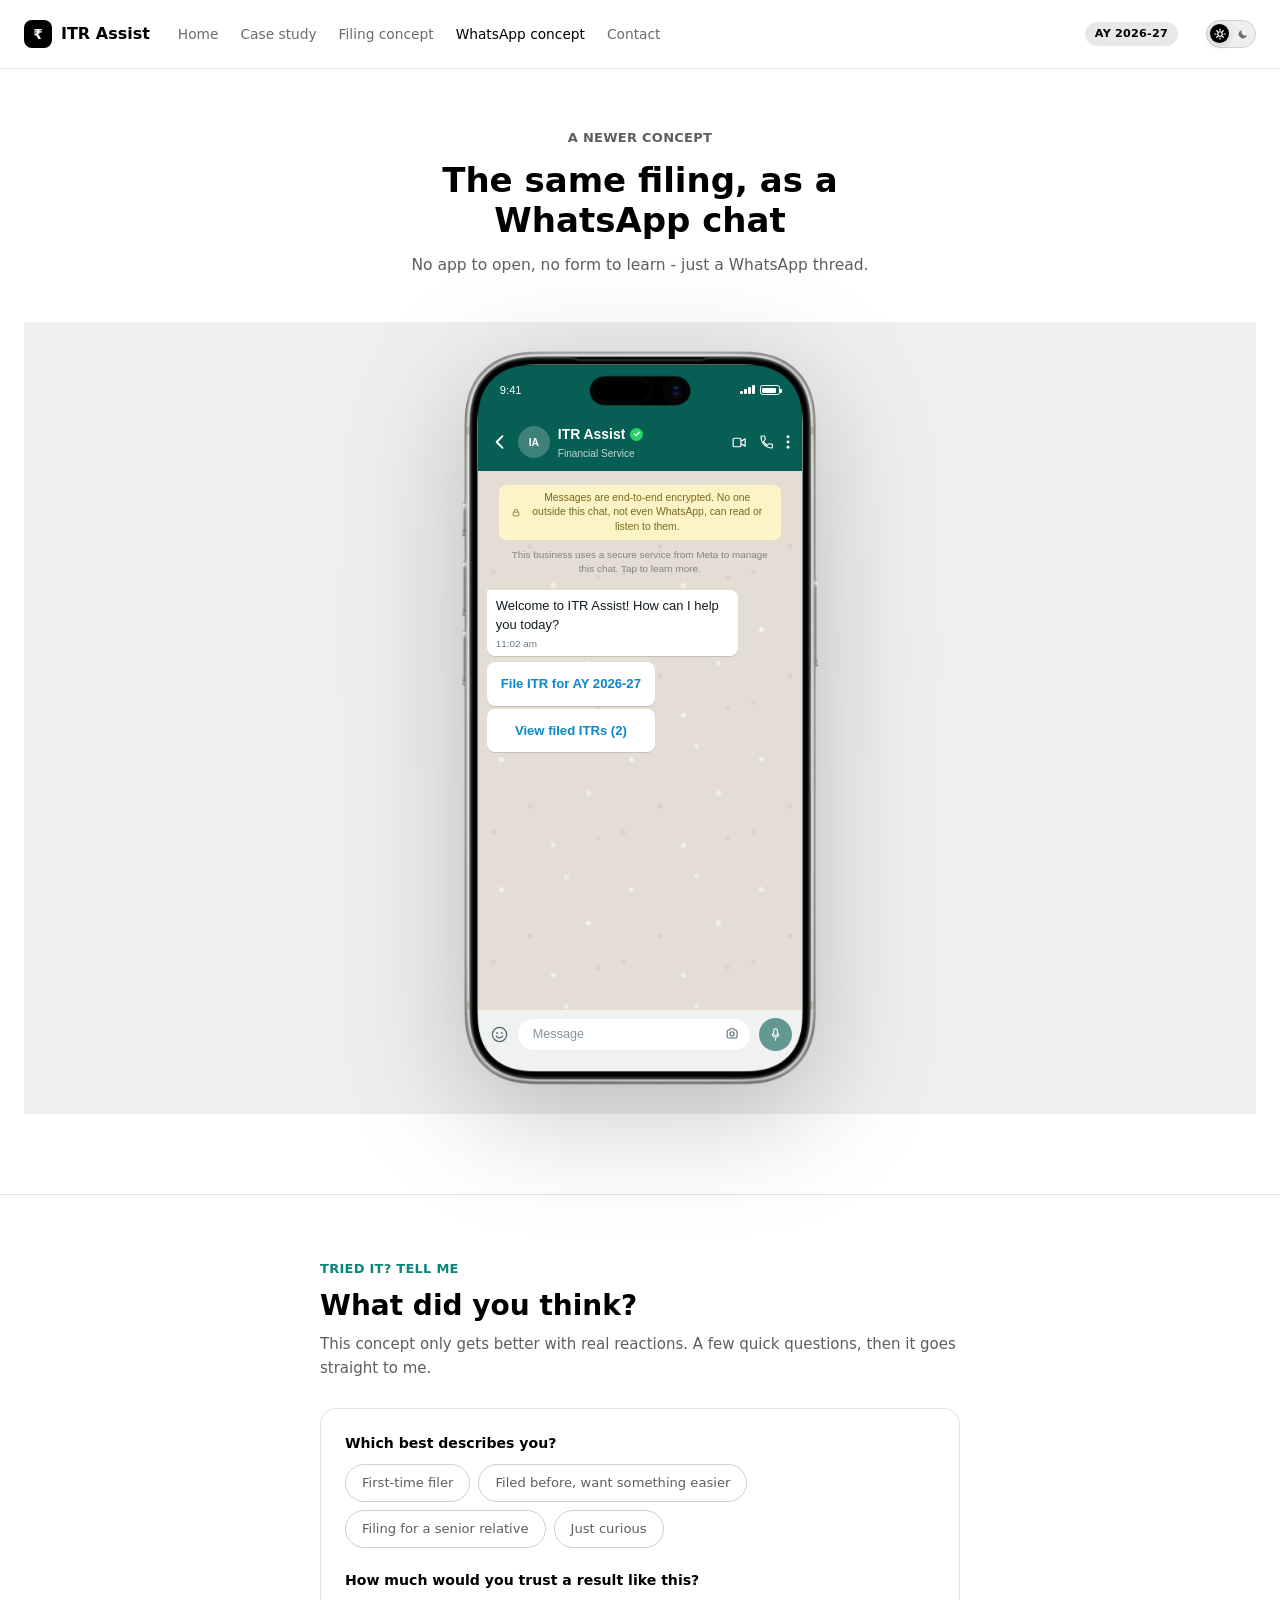
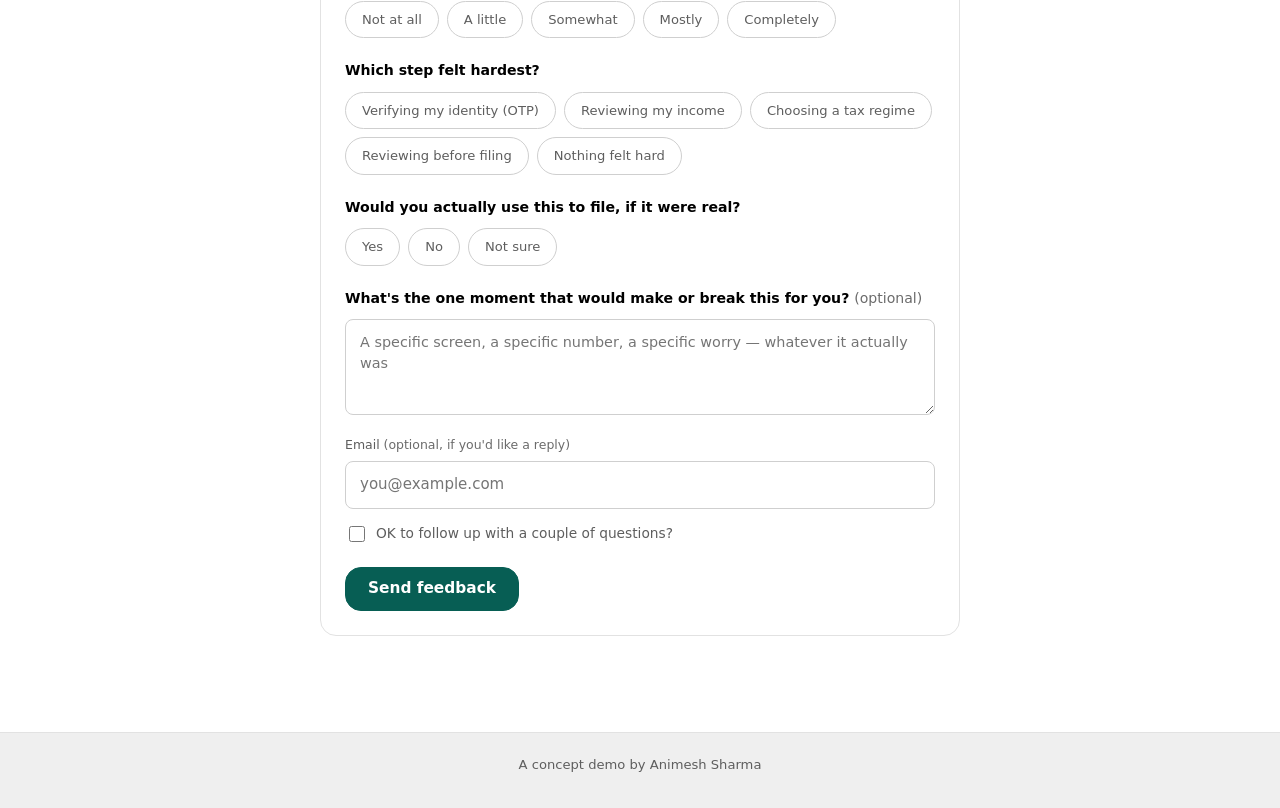
<file: whatsapp.html>
<!doctype html>
<html lang="en">
  <head>
    <!-- Google Analytics — shared include, see scripts/analytics.js -->
    <script src="scripts/analytics.js" defer></script>

    <meta charset="UTF-8" />
    <link rel="icon" href="/icon.png?v=2" type="image/png" />
    <meta name="viewport" content="width=device-width, initial-scale=1.0" />
    <meta name="description" content="ITR Assist on WhatsApp - a concept for filing your Income Tax Return through a WhatsApp Business chat, tap through the interactive demo." />
    <title>File your ITR on WhatsApp - concept demo</title>
    <link rel="canonical" href="https://www.itrdemo.com/whatsapp.html" />
    <meta property="og:title" content="File your ITR on WhatsApp - concept demo" />
    <meta property="og:description" content="The same Income Tax filing concept, reimagined as a WhatsApp Business chat. Tap through it yourself." />
    <meta property="og:url" content="https://www.itrdemo.com/whatsapp.html" />
    <meta property="og:type" content="website" />
    <meta property="og:image" content="https://www.itrdemo.com/og-whatsapp.png" />
    <meta property="og:image:width" content="1200" />
    <meta property="og:image:height" content="630" />
    <meta property="og:image:alt" content="The ITR Assist concept as a WhatsApp thread — the bot offers to draft a return from Form 16." />
    <meta name="twitter:card" content="summary_large_image" />
    <meta name="twitter:image:alt" content="The ITR Assist concept as a WhatsApp thread — the bot offers to draft a return from Form 16." />

    <link rel="stylesheet" href="income-tax-demo.css?v=34" />
    <script>
      (function () {
        var saved = localStorage.getItem("itr-demo-theme");
        var theme = saved || (window.matchMedia("(prefers-color-scheme: dark)").matches ? "dark" : "light");
        if (theme === "dark") document.documentElement.setAttribute("data-theme", "dark");
      })();
    </script>
    <style>
      .wa-page-shell{
        width:100%;
        flex:1;
        display:flex;
        flex-direction:column;
        align-items:center;
        padding:56px 24px 80px;
        box-sizing:border-box;
        background:var(--surface);
      }
      .wa-page-intro{
        max-width:520px;
        text-align:center;
        margin:0 0 40px;
      }
      .wa-page-eyebrow{
        display:inline-block;
        font-size:13px;
        font-weight:600;
        letter-spacing:0.02em;
        text-transform:uppercase;
        color:var(--muted);
        margin-bottom:12px;
      }
      .wa-page-heading{
        font-size:clamp(26px, 3.4vw, 34px);
        line-height:1.2;
        font-weight:700;
        margin:0 0 12px;
        color:var(--text);
      }
      .wa-page-body{
        font-size:15.5px;
        line-height:1.6;
        color:var(--muted);
        margin:0 0 4px;
      }
      .wa-feedback-shell{
        width:100%;
        display:flex;
        justify-content:center;
        padding:64px 24px 96px;
        box-sizing:border-box;
        background:var(--surface);
        border-top:1px solid var(--border);
      }
      .wa-feedback-inner{ width:100%; max-width:640px; }
      .wa-feedback-eyebrow{
        display:block;
        font-size:13px;
        font-weight:600;
        letter-spacing:0.02em;
        text-transform:uppercase;
        color:var(--muted);
        margin-bottom:10px;
      }
      .wa-feedback-heading{
        font-size:clamp(22px, 2.6vw, 28px);
        line-height:1.2;
        font-weight:700;
        margin:0 0 10px;
        color:var(--text);
      }
      .wa-feedback-body{
        font-size:15px;
        line-height:1.6;
        color:var(--muted);
        margin:0 0 28px;
      }
      .wa-feedback-consent{
        display:flex;
        align-items:center;
        gap:8px;
        margin:0 0 22px;
        font-size:0.86rem;
        color:var(--muted);
        cursor:pointer;
      }
      .wa-feedback-consent input{
        width:16px;
        height:16px;
        accent-color:#075E54;
        cursor:pointer;
      }

      /* Echo the WhatsApp teal used in the mockup above, instead of the site's default black accent */
      .wa-feedback-eyebrow{ color:#0B8577; }
      .wa-feedback-shell .demo-feedback{
        border:1px solid var(--border);
        background:var(--surface);
      }
      .wa-feedback-shell .feedback-tag:hover,
      .wa-feedback-shell .feedback-tag:focus-visible{
        border-color:#075E54;
        color:var(--text);
      }
      .wa-feedback-shell .feedback-tag.is-active{
        border-color:#075E54;
        background:#075E54;
        color:#fff;
      }
      .wa-feedback-shell .demo-feedback textarea:focus-visible,
      .wa-feedback-shell .demo-input-row input:focus-visible{
        border-color:#075E54;
      }
      .wa-feedback-shell .demo-btn.is-primary{
        border-color:#075E54;
        background:#075E54;
        /* Pin the label white: the inherited --on-primary flips to black in dark
           mode, which put black text on this teal at 2.74:1. */
        color:#fff;
      }
      .wa-feedback-shell .demo-btn.is-primary:hover,
      .wa-feedback-shell .demo-btn.is-primary:focus-visible{
        border-color:#064E45;
        background:#064E45;
      }
      .wa-feedback-shell .demo-thanks.is-visible{
        border:1px solid rgba(7,94,84,0.35);
        background:var(--surface);
        color:#0B8577;
      }
    </style>
  </head>
  <body>
    <a class="skip-link" href="#main-content">Skip to main content</a>
    <div class="ambient-field" aria-hidden="true">
      <span class="ambient-glow ambient-glow-a"></span>
      <span class="ambient-glow ambient-glow-b"></span>
    </div>

    <header class="site-header">
      <div class="site-header-inner">
        <span class="site-brand"><span class="site-brand-mark">₹</span>ITR Assist</span>
        <nav class="site-nav" aria-label="Primary">
          <a class="site-nav-link" href="index.html">Home</a>
          <a class="site-nav-link" href="case-study.html">Case study</a>
          <a class="site-nav-link" href="filing.html">Filing concept</a>
          <a class="site-nav-link is-active" href="whatsapp.html">WhatsApp concept</a>
          <a class="site-nav-link" href="mailto:animeshsharma23191@gmail.com">Contact</a>
        </nav>
        <span class="demo-ay-badge">AY 2026-27</span>
        <button type="button" class="theme-toggle" id="theme-toggle" aria-label="Switch to dark mode" aria-pressed="false">
          <span class="theme-toggle-track" aria-hidden="true">
            <span class="theme-toggle-icon theme-toggle-icon-sun"><svg viewBox="0 0 16 16" fill="none" stroke="currentColor" stroke-width="1.6" stroke-linecap="round"><circle cx="8" cy="8" r="3"></circle><path d="M8 1.3v1.6M8 13.1v1.6M2.6 8H1M15 8h-1.6M3.5 3.5l1.2 1.2M11.3 11.3l1.2 1.2M3.5 12.5l1.2-1.2M11.3 4.7l1.2-1.2"></path></svg></span>
            <span class="theme-toggle-icon theme-toggle-icon-moon"><svg viewBox="0 0 16 16" fill="currentColor"><path d="M13.5 9.8A5.6 5.6 0 0 1 6.2 2.5a5.8 5.8 0 1 0 7.3 7.3Z"></path></svg></span>
            <span class="theme-toggle-thumb"></span>
          </span>
        </button>
      </div>
    </header>

    <main id="main-content" class="site-main wa-page-shell">
      <div class="wa-page-intro">
        <span class="wa-page-eyebrow">A newer concept</span>
        <h1 class="wa-page-heading">The same filing, as a WhatsApp chat</h1>
        <p class="wa-page-body">No app to open, no form to learn - just a WhatsApp thread.</p>
      </div>

<style>
  :root{
    /* The stage behind the phone is site chrome, not WhatsApp UI, so it follows
       the site theme. Everything below it — header green, wallpaper, bubbles —
       is WhatsApp's own palette and stays fixed in both themes. */
    --wa-bg:var(--surface-2);
    --wa-phone-shadow:0 30px 60px rgba(0,0,0,0.22);
    --wa-header:#075E54;
    --wa-wallpaper:#E4DDD3;
    --wa-bubble-in:#FFFFFF;
    --wa-bubble-out:#D9FDD3;
    --wa-ink:#111B21;
    --wa-meta:#667781;
    --wa-tick-read:#53BDEB;
    --wa-link:#0A88C7;
    --wa-accent:#25D366;
    --wa-sys-bg:#FCF3C6;
    --wa-sys-ink:#7A6A1F;
    --wa-font: -apple-system, BlinkMacSystemFont, "Segoe UI", Roboto, Helvetica, Arial, sans-serif;
  }

  :root[data-theme="dark"]{
    /* Deeper than --surface-2 so the frame still reads against a dark page. */
    --wa-bg:#030405;
    --wa-phone-shadow:0 44px 90px rgba(0,0,0,0.55);
  }

  *{ box-sizing:border-box; }
  html,body{ margin:0; padding:0; }
  .wa-demo-wrap{
    background:var(--wa-bg);
    min-height:640px;
    display:flex;
    align-items:center;
    justify-content:center;
    padding:24px;
    width:100%;
  }
  svg{ display:block; }
  @media (prefers-reduced-motion: reduce){
    *{ animation-duration:0.001ms !important; animation-iteration-count:1 !important; transition-duration:0.001ms !important; }
  }

  .wa-iphone{
    position:relative;
    /* Natural size of the mockup plus the one scale knob used below.
       --phone-h mirrors the aspect-ratio, so the margin compensation stays
       correct if --phone-w ever changes. */
    --phone-w:364px;
    --phone-h:calc(var(--phone-w) * 1840 / 900);
    --phone-scale:1;
    width:var(--phone-w);
    aspect-ratio:900/1840;
    filter:drop-shadow(var(--wa-phone-shadow));
    /* Never let flex shrink the frame: the screen would narrow while its
       contents kept their intrinsic width, clipping the composer and
       truncating the chat header. The whole mockup is scaled as a unit
       instead, so its internal layout always resolves at --phone-w. */
    flex-shrink:0;
    transform:scale(var(--phone-scale));
    transform-origin:top center;
    /* scale() leaves the layout box at full size, so hand back the height
       the scaled-down frame no longer occupies (negative while scale < 1),
       otherwise it reserves dead space below itself. */
    margin-bottom:calc((var(--phone-scale) - 1) * var(--phone-h));
  }

  /* Available width inside .wa-demo-wrap is the viewport minus 96px of
     padding; each step keeps --phone-w x scale under that at the band's
     narrowest viewport. */
  @media (max-width:459px){ .wa-iphone{ --phone-scale:0.88; } }
  @media (max-width:419px){ .wa-iphone{ --phone-scale:0.78; } }
  @media (max-width:379px){ .wa-iphone{ --phone-scale:0.67; } }
  @media (max-width:339px){ .wa-iphone{ --phone-scale:0.56; } }
  .wa-iphone-frame{
    position:absolute;
    inset:0;
    width:100%;
    height:100%;
    z-index:5;
    pointer-events:none;
    display:block;
  }
  .phone-screen{
    position:absolute;
    left:5.4444%;
    top:2.5543%;
    right:5.5556%;
    bottom:2.6087%;
    border-radius:34px;
    overflow:hidden;
    display:flex;
    flex-direction:column;
    font-family:var(--wa-font);
  }

  /* ---------- WhatsApp chrome ---------- */
  .wa-top{ background:var(--wa-header); flex-shrink:0; }
  .wa-statusrow{
    display:flex;
    justify-content:space-between;
    align-items:center;
    padding:17px 22px 20px;
    color:#fff;
  }
  .wa-statusrow .time{ font-size:0.7rem; font-variant-numeric:tabular-nums; }
  .wa-statusrow .glyphs{ display:flex; align-items:center; gap:5px; }
  .sig{ display:flex; align-items:flex-end; gap:1.5px; height:8px; }
  .sig span{ width:2.5px; background:#fff; border-radius:1px; }
  .sig span:nth-child(1){ height:3px; } .sig span:nth-child(2){ height:5px; }
  .sig span:nth-child(3){ height:7px; } .sig span:nth-child(4){ height:9px; }
  .batt{ width:20px; height:10px; border:1px solid #fff; border-radius:2.5px; position:relative; }
  .batt::after{ content:""; position:absolute; right:-3px; top:2.5px; width:1.5px; height:4px; background:#fff; border-radius:0 1px 1px 0; }
  .batt i{ position:absolute; inset:1.5px; right:3px; background:#fff; border-radius:1px; }

  .wa-header{
    display:flex;
    align-items:center;
    gap:8px;
    padding:5px 12px 10px;
    color:#fff;
  }
  .wa-header .back{ flex-shrink:0; color:#fff; display:flex; }
  .wa-avatar{
    width:32px; height:32px;
    border-radius:50%;
    background:rgba(255,255,255,0.22);
    display:flex;
    align-items:center;
    justify-content:center;
    font-size:0.64rem;
    font-weight:700;
    color:#fff;
    flex-shrink:0;
  }
  .wa-id{ flex:1 1 auto; min-width:0; }
  .wa-name-row{ display:flex; align-items:center; gap:5px; min-width:0; }
  .wa-name{
    font-size:0.87rem;
    font-weight:600;
    white-space:nowrap;
    overflow:hidden;
    text-overflow:ellipsis;
  }
  .wa-badge{
    width:13px; height:13px;
    border-radius:50%;
    background:var(--wa-accent);
    display:inline-flex;
    align-items:center;
    justify-content:center;
    flex-shrink:0;
  }
  .wa-sub{
    font-size:0.63rem;
    color:rgba(255,255,255,0.75);
    margin-top:1px;
    white-space:nowrap;
    overflow:hidden;
    text-overflow:ellipsis;
  }
  .wa-icons{
    margin-left:auto;
    display:flex;
    align-items:center;
    gap:11px;
    color:#fff;
    flex-shrink:0;
  }

  .wa-messages{
    flex:1;
    overflow-y:auto;
    padding:8px 9px 12px;
    display:flex;
    flex-direction:column;
    gap:6px;
    background-color:var(--wa-wallpaper);
    background-image:
      radial-gradient(circle at 18% 22%, rgba(255,255,255,0.55) 0 2px, transparent 3px),
      radial-gradient(circle at 68% 12%, rgba(255,255,255,0.45) 0 2px, transparent 3px),
      radial-gradient(circle at 40% 58%, rgba(0,0,0,0.05) 0 2px, transparent 3px),
      radial-gradient(circle at 85% 48%, rgba(255,255,255,0.5) 0 2px, transparent 3px),
      radial-gradient(circle at 12% 78%, rgba(0,0,0,0.045) 0 2px, transparent 3px),
      radial-gradient(circle at 58% 88%, rgba(255,255,255,0.5) 0 2px, transparent 3px),
      radial-gradient(circle at 92% 82%, rgba(0,0,0,0.04) 0 2px, transparent 3px);
    background-size: 130px 130px;
    scrollbar-width:thin;
    scrollbar-color:rgba(0,0,0,0.2) transparent;
  }
  .wa-messages::-webkit-scrollbar{ width:6px; }
  .wa-messages::-webkit-scrollbar-thumb{ background:rgba(0,0,0,0.18); border-radius:3px; }

  .wa-sys-pill{
    align-self:center;
    display:flex;
    align-items:center;
    gap:5px;
    background:var(--wa-sys-bg);
    color:var(--wa-sys-ink);
    font-size:0.65rem;
    line-height:1.4;
    padding:6px 12px;
    border-radius:7px;
    text-align:center;
    max-width:92%;
    margin:6px 0 2px;
  }
  .wa-sys-pill svg{ flex-shrink:0; }
  .wa-sys-plain{
    align-self:center;
    color:rgba(0,0,0,0.42);
    font-size:0.62rem;
    line-height:1.4;
    text-align:center;
    max-width:88%;
    margin:0 0 8px;
  }

  .wa-msg{
    position:relative;
    opacity:0;
    transform:translateY(6px);
    animation:rise 0.32s ease forwards;
    box-shadow:0 1px 0.5px rgba(0,0,0,0.13);
    max-width:82%;
    padding:7px 9px 5px;
    font-size:0.81rem;
    line-height:1.42;
    color:var(--wa-ink);
  }
  .wa-msg.stagger{ animation-delay:calc(var(--i) * 0.16s); }
  @keyframes rise{ to{ opacity:1; transform:translateY(0); } }

  .wa-msg.bot{ align-self:flex-start; background:var(--wa-bubble-in); border-radius:2px 8px 8px 8px; }
  .wa-msg.user{ align-self:flex-end; background:var(--wa-bubble-out); border-radius:8px 2px 8px 8px; }

  .wa-meta{
    display:flex;
    align-items:center;
    gap:3px;
    justify-content:flex-end;
    margin-top:3px;
    font-size:0.62rem;
    color:var(--wa-meta);
  }
  .wa-msg.bot .wa-meta{ justify-content:flex-start; }
  .wa-tick{ color:#8696A0; display:inline-flex; }
  .wa-tick.read{ color:var(--wa-tick-read); }

  /* ---------- Statement-style summary card ---------- */
  .wa-card{
    position:relative;
    opacity:0;
    transform:translateY(6px);
    animation:rise 0.32s ease forwards;
    box-shadow:0 1px 0.5px rgba(0,0,0,0.13);
    align-self:flex-start;
    background:var(--wa-bubble-in);
    border-radius:2px 8px 8px 8px;
    padding:10px 12px 8px;
    font-size:0.81rem;
    color:var(--wa-ink);
    max-width:84%;
  }
  .wa-card-title{ font-weight:650; margin-bottom:2px; }
  .wa-row{
    display:flex;
    justify-content:space-between;
    align-items:baseline;
    gap:14px;
    padding:8px 0;
    border-bottom:1px solid #EAE3D8;
  }
  .wa-row:last-of-type{ border-bottom:none; padding-bottom:4px; }
  .wa-row-label{ color:#3B4A45; }
  .wa-row-value{ font-variant-numeric:tabular-nums; font-weight:700; white-space:nowrap; }
  .wa-row.wa-row-total{ border-top:1px solid #D8CFC0; border-bottom:none; padding-top:9px; margin-top:2px; }
  .wa-row.wa-row-total .wa-row-label{ font-weight:650; color:var(--wa-ink); }
  .wa-row.wa-row-total .wa-row-value{ color:#1F9C4A; }

  .wa-tag{
    display:inline-block;
    background:#DCF8E8;
    color:#1F9C4A;
    font-size:0.58rem;
    font-weight:700;
    letter-spacing:0.03em;
    text-transform:uppercase;
    padding:2px 6px;
    border-radius:999px;
    margin-left:6px;
    vertical-align:middle;
  }

  .wa-total{
    position:relative;
    opacity:0;
    transform:translateY(6px);
    animation:rise 0.32s ease forwards;
    align-self:flex-start;
    background:rgba(37,211,102,0.12);
    border:1px solid rgba(37,211,102,0.32);
    border-radius:8px;
    padding:8px 12px;
    max-width:84%;
  }
  .wa-total-label{
    font-size:0.62rem;
    text-transform:uppercase;
    letter-spacing:0.04em;
    color:#1F9C4A;
    font-weight:700;
    margin-bottom:2px;
  }
  .wa-total-value{
    font-size:1.05rem;
    font-weight:800;
    color:#1F9C4A;
    font-variant-numeric:tabular-nums;
  }

  .wa-caption{
    align-self:flex-start;
    max-width:84%;
    font-size:0.68rem;
    line-height:1.4;
    color:#8B8378;
    font-style:italic;
    padding:0 4px;
  }

  .wa-doc{
    display:flex;
    align-items:center;
    gap:9px;
    padding:8px;
    background:#F0F2F1;
    border-radius:6px;
    margin-bottom:4px;
  }
  .wa-doc-icon{
    width:29px; height:29px;
    border-radius:6px;
    background:#D64545;
    color:#fff;
    display:flex;
    align-items:center;
    justify-content:center;
    font-size:0.56rem;
    font-weight:700;
    flex-shrink:0;
  }
  .wa-doc-name{ font-size:0.76rem; font-weight:600; color:var(--wa-ink); }
  .wa-doc-size{ font-size:0.64rem; color:var(--wa-meta); }

  /* ---------- PDF preview overlay ---------- */
  .wa-pdf-overlay{
    position:absolute;
    inset:0;
    background:rgba(10,10,12,0.6);
    z-index:40;
    display:flex;
    align-items:flex-end;
    justify-content:center;
  }
  .wa-pdf-sheet{
    width:100%;
    max-height:88%;
    background:#fff;
    border-radius:16px 16px 0 0;
    overflow:hidden;
    display:flex;
    flex-direction:column;
    box-shadow:0 -10px 40px rgba(0,0,0,0.4);
    animation:pdfUp 0.28s ease;
  }
  @keyframes pdfUp{ from{ transform:translateY(24px); opacity:0; } to{ transform:translateY(0); opacity:1; } }
  .wa-pdf-topbar{
    background:#1B1D1F;
    color:#fff;
    padding:12px 14px;
    display:flex;
    align-items:center;
    justify-content:space-between;
    font-size:0.78rem;
    font-weight:650;
    flex-shrink:0;
  }
  .wa-pdf-close{
    background:rgba(255,255,255,0.14);
    border:none;
    color:#fff;
    width:24px; height:24px;
    border-radius:50%;
    font-size:0.95rem;
    line-height:1;
    cursor:pointer;
    display:flex;
    align-items:center;
    justify-content:center;
    padding:0;
  }
  .wa-pdf-page{
    padding:22px 18px 26px;
    overflow-y:auto;
    font-family:var(--wa-font);
    color:var(--wa-ink);
  }
  .wa-pdf-brand{
    font-size:0.64rem;
    text-transform:uppercase;
    letter-spacing:0.06em;
    color:#8B8378;
    font-weight:700;
    margin-bottom:6px;
  }
  .wa-pdf-title{ font-size:1.05rem; font-weight:750; margin:0 0 3px; }
  .wa-pdf-sub{ font-size:0.76rem; color:var(--wa-meta); margin:0 0 16px; }
  .wa-pdf-row{
    display:flex;
    justify-content:space-between;
    gap:14px;
    padding:8px 0;
    border-bottom:1px solid #EEE7DC;
    font-size:0.83rem;
  }
  .wa-pdf-row:last-of-type{ border-bottom:none; }
  .wa-pdf-row.is-total{ border-top:1px solid #1B1D1F; border-bottom:none; margin-top:2px; padding-top:11px; font-weight:750; }
  .wa-pdf-status{
    margin-top:18px;
    padding:10px 12px;
    border-radius:8px;
    font-size:0.72rem;
    font-weight:700;
    text-align:center;
    letter-spacing:0.02em;
  }
  .wa-pdf-status.is-draft{ background:#FCF3C6; color:#7A6A1F; }
  .wa-pdf-status.is-filed{ background:#DCF8E8; color:#1F9C4A; }

  /* ---------- Tappable menu (WhatsApp Interactive Reply Buttons) ---------- */
  .wa-turn{
    display:flex;
    flex-direction:column;
    gap:3px;
    max-width:84%;
    align-self:flex-start;
  }
  .wa-turn .wa-msg{ max-width:100%; }
  .wa-btn{
    display:flex;
    align-items:center;
    justify-content:center;
    gap:7px;
    background:var(--wa-bubble-in);
    border-radius:8px;
    padding:12px 14px;
    text-align:center;
    font-size:0.82rem;
    font-weight:600;
    color:var(--wa-link);
    box-shadow:0 1px 0.5px rgba(0,0,0,0.13);
    opacity:0;
    transform:translateY(6px);
    animation:rise 0.32s ease forwards;
    cursor:pointer;
    -webkit-tap-highlight-color:transparent;
    user-select:none;
    transition:background 0.12s ease, transform 0.12s ease;
  }
  .wa-btn.stagger{ animation-delay:calc(var(--i) * 0.16s); }
  .wa-btn:hover{ background:#F7F7F7; }
  .wa-btn:active{ background:#EFEFEF; transform:scale(0.98); }
  .wa-btn svg{ flex-shrink:0; }
  .wa-check-inline{ display:inline-flex; vertical-align:-2px; margin-left:2px; }

  .wa-typing{
    align-self:flex-start;
    display:flex;
    gap:4px;
    padding:11px 14px;
    background:var(--wa-bubble-in);
    border-radius:2px 8px 8px 8px;
    box-shadow:0 1px 0.5px rgba(0,0,0,0.13);
    opacity:0;
    animation:rise 0.32s ease forwards;
  }
  .wa-typing span{
    width:5px; height:5px;
    border-radius:50%;
    background:#9DB3AA;
    animation:bounce 1.1s infinite ease-in-out;
  }
  .wa-typing span:nth-child(2){ animation-delay:0.15s; }
  .wa-typing span:nth-child(3){ animation-delay:0.3s; }
  @keyframes bounce{ 0%,60%,100%{ transform:translateY(0); opacity:0.5; } 30%{ transform:translateY(-3px); opacity:1; } }

  .wa-composer{
    flex-shrink:0;
    background:#F0F2F1;
    padding:8px 10px 20px 12px;
    display:flex;
    align-items:center;
    gap:9px;
  }
  .wa-emoji{ color:#54656F; flex-shrink:0; display:flex; }
  .wa-field{
    flex:1;
    background:#fff;
    border-radius:20px;
    padding:7px 8px 7px 13px;
    display:flex;
    align-items:center;
    justify-content:space-between;
    gap:8px;
  }
  .wa-field input{
    flex:1;
    min-width:0;
    border:none;
    outline:none;
    background:transparent;
    font-family:var(--wa-font);
    font-size:0.79rem;
    color:var(--wa-ink);
  }
  .wa-field input::placeholder{ color:#8696A0; }
  .wa-field input:disabled{ color:#8696A0; }
  .wa-field .cam{ color:#54656F; display:flex; flex-shrink:0; }
  .wa-sendbtn{
    width:33px; height:33px;
    border-radius:50%;
    background:var(--wa-header);
    color:#fff;
    display:flex;
    align-items:center;
    justify-content:center;
    flex-shrink:0;
    border:none;
    padding:0;
    cursor:pointer;
    -webkit-tap-highlight-color:transparent;
  }
  .wa-sendbtn:disabled{ opacity:0.6; cursor:default; }
</style>

<div class="wa-demo-wrap">

<div class="wa-iphone">
  <div class="phone-screen">
    <div class="wa-top">
      <div class="wa-statusrow">
        <span class="time">9:41</span>
        <div class="glyphs">
          <span class="sig"><span></span><span></span><span></span><span></span></span>
          <span class="batt"><i></i></span>
        </div>
      </div>
      <div class="wa-header">
        <span class="back"><svg width="20" height="20" viewBox="0 0 24 24" fill="none"><path d="M15 5l-7 7 7 7" stroke="currentColor" stroke-width="2.3" stroke-linecap="round" stroke-linejoin="round"/></svg></span>
        <div class="wa-avatar">IA</div>
        <div class="wa-id">
          <div class="wa-name-row">
            <span class="wa-name">ITR Assist</span>
            <span class="wa-badge"><svg width="8" height="8" viewBox="0 0 24 24" fill="none"><path d="M5 13l4 4L19 7" stroke="#fff" stroke-width="4" stroke-linecap="round" stroke-linejoin="round"/></svg></span>
          </div>
          <div class="wa-sub">Financial Service</div>
        </div>
        <div class="wa-icons">
          <svg width="17" height="17" viewBox="0 0 24 24" fill="none"><path d="M3 7.8A1.8 1.8 0 0 1 4.8 6h7.4A1.8 1.8 0 0 1 14 7.8v8.4a1.8 1.8 0 0 1-1.8 1.8H4.8A1.8 1.8 0 0 1 3 16.2V7.8Z" stroke="currentColor" stroke-width="1.7"/><path d="M14 10.3l6-3.4v10.2l-6-3.4" stroke="currentColor" stroke-width="1.7" stroke-linejoin="round"/></svg>
          <svg width="16" height="16" viewBox="0 0 24 24" fill="none"><path d="M6.6 10.8c1.3 2.6 3.4 4.6 6 6l2-2c.3-.3.7-.4 1-.2 1.1.4 2.3.6 3.5.6.6 0 1 .4 1 1V20c0 .6-.4 1-1 1C10.6 21 3 13.4 3 4c0-.6.4-1 1-1h3.8c.6 0 1 .4 1 1 0 1.2.2 2.4.6 3.5.1.4 0 .8-.2 1l-2 2.3Z" stroke="currentColor" stroke-width="1.6" stroke-linejoin="round"/></svg>
          <svg width="4" height="18" viewBox="0 0 6 24" fill="currentColor"><circle cx="3" cy="4" r="2.2"/><circle cx="3" cy="12" r="2.2"/><circle cx="3" cy="20" r="2.2"/></svg>
        </div>
      </div>
    </div>
    <div class="wa-messages" id="feed">
      <div class="wa-sys-pill"><svg width="10" height="10" viewBox="0 0 24 24" fill="none"><rect x="5" y="10" width="14" height="9" rx="2" stroke="currentColor" stroke-width="1.8"/><path d="M8 10V7a4 4 0 0 1 8 0v3" stroke="currentColor" stroke-width="1.8"/></svg>Messages are end-to-end encrypted. No one outside this chat, not even WhatsApp, can read or listen to them.</div>
      <div class="wa-sys-plain">This business uses a secure service from Meta to manage this chat. Tap to learn more.</div>

      <div class="wa-msg bot stagger" style="--i:1">Welcome to ITR Assist! How can I help you today?<span class="wa-meta">11:02 am</span></div>
      <div class="wa-turn" id="mainMenuTurn">
        <div class="wa-btn stagger" style="--i:2" id="btnFileITR">File ITR for AY 2026-27</div>
        <div class="wa-btn stagger" style="--i:3" id="btnViewFiled">View filed ITRs (2)</div>
      </div>
    </div>
    <div class="wa-composer">
      <span class="wa-emoji"><svg width="19" height="19" viewBox="0 0 24 24" fill="none"><circle cx="12" cy="12" r="9" stroke="currentColor" stroke-width="1.6"/><circle cx="9" cy="10" r="1.1" fill="currentColor"/><circle cx="15" cy="10" r="1.1" fill="currentColor"/><path d="M8 14c1 1.5 2.5 2.3 4 2.3s3-.8 4-2.3" stroke="currentColor" stroke-width="1.6" stroke-linecap="round"/></svg></span>
      <div class="wa-field">
        <input id="composerInput" type="text" placeholder="Message" disabled autocomplete="off">
        <span class="cam"><svg width="17" height="17" viewBox="0 0 24 24" fill="none"><path d="M3 7.8A1.8 1.8 0 0 1 4.8 6h1.1l.7-1.4A1.5 1.5 0 0 1 7.9 4h4.2c.6 0 1.1.3 1.3.9L14 6h1.2A1.8 1.8 0 0 1 17 7.8v7.4A1.8 1.8 0 0 1 15.2 17H4.8A1.8 1.8 0 0 1 3 15.2V7.8Z" stroke="currentColor" stroke-width="1.5"/><circle cx="10" cy="11" r="3" stroke="currentColor" stroke-width="1.5"/></svg></span>
      </div>
      <button class="wa-sendbtn" id="sendBtn" type="button" disabled>
        <svg id="sendIcon" width="15" height="15" viewBox="0 0 24 24" fill="none"><path d="M12 14a3 3 0 0 0 3-3V6a3 3 0 1 0-6 0v5a3 3 0 0 0 3 3Z" stroke="#fff" stroke-width="1.8"/><path d="M7 11a5 5 0 0 0 10 0M12 18v3" stroke="#fff" stroke-width="1.8" stroke-linecap="round"/></svg>
      </button>
    </div>
  </div>
  <img class="wa-iphone-frame" src="iphone-frame.png" alt="" aria-hidden="true">
</div>

<script>
(function(){
  "use strict";
  var feed = document.getElementById('feed');
  var input = document.getElementById('composerInput');
  var sendBtn = document.getElementById('sendBtn');
  var sendIcon = document.getElementById('sendIcon');

  var MIC_SVG = '<path d="M12 14a3 3 0 0 0 3-3V6a3 3 0 1 0-6 0v5a3 3 0 0 0 3 3Z" stroke="#fff" stroke-width="1.8"/><path d="M7 11a5 5 0 0 0 10 0M12 18v3" stroke="#fff" stroke-width="1.8" stroke-linecap="round"/>';
  var SEND_SVG = '<path d="M4 12l16-7-6.5 16-2.3-7.2L4 12Z" stroke="#fff" stroke-width="1.7" stroke-linejoin="round"/>';
  var TICK_SVG = '<svg width="15" height="9" viewBox="0 0 20 12" fill="none"><path d="M1 6.5l3 3 5-6.5" stroke="currentColor" stroke-width="1.6" stroke-linecap="round" stroke-linejoin="round"/><path d="M6 6.5l3 3 8-9.5" stroke="currentColor" stroke-width="1.6" stroke-linecap="round" stroke-linejoin="round"/></svg>';
  var CHECK_SVG = '<svg width="14" height="14" viewBox="0 0 24 24" fill="none"><circle cx="12" cy="12" r="10" fill="#25D366"/><path d="M7 12.5l3 3 7-7" stroke="#fff" stroke-width="2.2" stroke-linecap="round" stroke-linejoin="round"/></svg>';
  var PENCIL_SVG = '<svg width="14" height="14" viewBox="0 0 24 24" fill="none"><path d="M4 20l4.5-1L19 8.5a1.5 1.5 0 0 0 0-2.1l-1.4-1.4a1.5 1.5 0 0 0-2.1 0L5 15.5 4 20Z" stroke="currentColor" stroke-width="1.6" stroke-linejoin="round"/></svg>';

  var clock = { h: 11, m: 2 };
  function nextTime(){
    clock.m += 1;
    if (clock.m >= 60) { clock.m -= 60; clock.h += 1; }
    var hh = ((clock.h + 11) % 12) + 1;
    var mm = String(clock.m).padStart(2, '0');
    return hh + ':' + mm + ' am';
  }

  function scrollBottom(){ feed.scrollTop = feed.scrollHeight; }

  function addBotMsg(html){
    var el = document.createElement('div');
    el.className = 'wa-msg bot';
    el.innerHTML = html + '<span class="wa-meta">' + nextTime() + '</span>';
    feed.appendChild(el);
    scrollBottom();
  }

  function addUserMsg(text){
    var el = document.createElement('div');
    el.className = 'wa-msg user';
    el.appendChild(document.createTextNode(text));
    var meta = document.createElement('span');
    meta.className = 'wa-meta';
    meta.innerHTML = nextTime() + ' <span class="wa-tick read">' + TICK_SVG + '</span>';
    el.appendChild(meta);
    feed.appendChild(el);
    scrollBottom();
  }

  function addCard(title, rows){
    var el = document.createElement('div');
    el.className = 'wa-card';
    var html = '<div class="wa-card-title">' + title + '</div>';
    rows.forEach(function(r){
      var cls = r[2] === 'total' ? ' wa-row-total' : '';
      html += '<div class="wa-row' + cls + '"><span class="wa-row-label">' + r[0] + '</span><span class="wa-row-value">' + r[1] + '</span></div>';
    });
    html += '<span class="wa-meta">' + nextTime() + '</span>';
    el.innerHTML = html;
    feed.appendChild(el);
    scrollBottom();
    return el;
  }

  function addTotalBadge(label, amount){
    var el = document.createElement('div');
    el.className = 'wa-total';
    el.innerHTML = '<div class="wa-total-label">' + label + '</div><div class="wa-total-value">' + formatRs(amount) + '</div>';
    feed.appendChild(el);
    scrollBottom();
    return el;
  }

  function addCaption(text){
    var el = document.createElement('div');
    el.className = 'wa-caption';
    el.textContent = text;
    feed.appendChild(el);
    scrollBottom();
    return el;
  }

  function formatRs(num){
    num = Math.round(num);
    var neg = num < 0;
    var s = Math.abs(num).toString();
    var lastThree = s.slice(-3);
    var other = s.slice(0, -3);
    if (other !== '') { lastThree = ',' + lastThree; }
    var grouped = other.replace(/\B(?=(\d{2})+(?!\d))/g, ',') + lastThree;
    return 'Rs. ' + (neg ? '-' : '') + grouped;
  }

  function parseAmount(text){
    var digits = text.replace(/[^0-9]/g, '');
    return digits ? parseInt(digits, 10) : 0;
  }

  function computeTaxNewRegime(taxable){
    if (taxable <= 0) return 0;
    var bands = [
      { upto: 400000, rate: 0 },
      { upto: 800000, rate: 0.05 },
      { upto: 1200000, rate: 0.10 },
      { upto: 1600000, rate: 0.15 },
      { upto: 2000000, rate: 0.20 },
      { upto: 2400000, rate: 0.25 },
      { upto: Infinity, rate: 0.30 }
    ];
    var tax = 0, prev = 0;
    for (var i = 0; i < bands.length; i++){
      if (taxable > prev){
        var slice = Math.min(taxable, bands[i].upto) - prev;
        tax += slice * bands[i].rate;
        prev = bands[i].upto;
      } else break;
    }
    if (taxable <= 1200000) tax = 0; // Section 87A rebate, simplified
    return Math.round(tax * 1.04); // 4% health & education cess
  }

  function computeTaxOldRegime(taxable){
    if (taxable <= 0) return 0;
    var bands = [
      { upto: 250000, rate: 0 },
      { upto: 500000, rate: 0.05 },
      { upto: 1000000, rate: 0.20 },
      { upto: Infinity, rate: 0.30 }
    ];
    var tax = 0, prev = 0;
    for (var i = 0; i < bands.length; i++){
      if (taxable > prev){
        var slice = Math.min(taxable, bands[i].upto) - prev;
        tax += slice * bands[i].rate;
        prev = bands[i].upto;
      } else break;
    }
    if (taxable <= 500000) tax = 0; // Section 87A rebate, simplified
    return Math.round(tax * 1.04); // 4% health & education cess
  }

  function addTyping(){
    var el = document.createElement('div');
    el.className = 'wa-typing';
    el.innerHTML = '<span></span><span></span><span></span>';
    feed.appendChild(el);
    scrollBottom();
    return el;
  }

  function wait(ms){ return new Promise(function(res){ setTimeout(res, ms); }); }

  function botReply(html, delay){
    delay = delay || 850;
    var t = addTyping();
    return wait(delay).then(function(){
      t.remove();
      addBotMsg(html);
    });
  }

  function addButtons(buttons){
    var turn = document.createElement('div');
    turn.className = 'wa-turn';
    buttons.forEach(function(b){
      var btn = document.createElement('div');
      btn.className = 'wa-btn';
      btn.innerHTML = (b.icon || '') + b.label;
      btn.addEventListener('click', function(){
        if (!b.keepOpen){ turn.remove(); }
        b.handler();
      });
      turn.appendChild(btn);
    });
    feed.appendChild(turn);
    scrollBottom();
    return turn;
  }

  var activeSubmit = null;
  var composerConstraint = null; // { exactLength: number } for numeric-only fields like OTP

  function constraintSatisfied(){
    if (!composerConstraint) return true;
    return input.value.length === composerConstraint.exactLength;
  }

  function updateSendIcon(){
    var hasText = !input.disabled && input.value.trim().length > 0;
    sendIcon.innerHTML = hasText ? SEND_SVG : MIC_SVG;
    sendBtn.disabled = input.disabled || !hasText || !constraintSatisfied();
  }

  function armComposer(placeholder, handler, constraint){
    input.disabled = false;
    input.placeholder = placeholder;
    input.value = '';
    composerConstraint = constraint || null;
    if (composerConstraint && composerConstraint.exactLength){
      input.setAttribute('maxlength', composerConstraint.exactLength);
      input.setAttribute('inputmode', 'numeric');
    } else {
      input.removeAttribute('maxlength');
      input.removeAttribute('inputmode');
    }
    activeSubmit = handler;
    updateSendIcon();
    input.focus();
  }

  function disarmComposer(){
    input.disabled = true;
    input.placeholder = 'Message';
    input.value = '';
    input.removeAttribute('maxlength');
    input.removeAttribute('inputmode');
    activeSubmit = null;
    composerConstraint = null;
    updateSendIcon();
  }

  function submitComposer(){
    if (!activeSubmit) return;
    var val = input.value.trim();
    if (!val) return;
    if (!constraintSatisfied()) return;
    var handler = activeSubmit;
    activeSubmit = null;
    composerConstraint = null;
    input.disabled = true;
    input.value = '';
    input.placeholder = 'Message';
    input.removeAttribute('maxlength');
    input.removeAttribute('inputmode');
    updateSendIcon();
    handler(val);
  }

  input.addEventListener('keydown', function(e){
    if (e.key === 'Enter') { e.preventDefault(); submitComposer(); }
  });
  input.addEventListener('input', function(){
    if (composerConstraint && composerConstraint.exactLength){
      var cleaned = input.value.replace(/[^0-9]/g, '').slice(0, composerConstraint.exactLength);
      if (cleaned !== input.value) input.value = cleaned;
    }
    updateSendIcon();
  });
  sendBtn.addEventListener('click', submitComposer);

  /* ---------------- Conversation logic ---------------- */

  function onFileITR(){
    addUserMsg('File ITR for AY 2026-27');
    if (filedThisSession){
      botReply('You have already filed your ' + filedForm + ' for AY 2026-27, ' + filedDateLabel + ' (Ack. no. ' + filedAckNo + '). Would you like to file a revised return instead?').then(function(){
        addButtons([
          { label: 'Yes, file a revised return', handler: onStartRevision },
          { label: 'No, take me back', handler: onBackToMainMenu }
        ]);
      });
      return;
    }
    startFilingFlow();
  }

  function onStartRevision(){
    addUserMsg('Yes, file a revised return');
    startFilingFlow();
  }

  function startFilingFlow(){
    botReply('To file your ITR for AY 2026-27, we first need to verify your identity.<br><br>An OTP has been sent to your Aadhaar-linked mobile number +91 XXXXXX4238.<br>Please enter the 6-digit OTP below.').then(function(){
      armComposer('Enter 6-digit OTP', onOtpSubmit, { exactLength: 6 });
    });
  }

  function onViewFiled(){
    addUserMsg('View filed ITRs');
    botReply('Here are your filed returns on record:').then(function(){
      var rows = [
        ['AY 2025-26', 'ITR-1, filed 18 Jul 2025'],
        ['AY 2024-25', 'ITR-1, filed 22 Jul 2024']
      ];
      var buttons = [];
      if (filedThisSession){
        rows.unshift(['AY 2026-27', filedForm + ', filed ' + filedDateLabel]);
        buttons.push({ label: 'AY 2026-27 details', handler: function(){ onViewReturnDetail('AY 2026-27', filedForm, filedDateLabel, 'Filed and e-verified, Ack. no. ' + filedAckNo); } });
      }
      addCard('Your filing history', rows);
      buttons.push(
        { label: 'AY 2025-26 details', handler: function(){ onViewReturnDetail('AY 2025-26', 'ITR-1', '18 Jul 2025', 'Rs. 12,450 refund credited'); } },
        { label: 'AY 2024-25 details', handler: function(){ onViewReturnDetail('AY 2024-25', 'ITR-1', '22 Jul 2024', 'Rs. 8,900 refund credited'); } },
        { label: 'Back to main menu', handler: onBackToMainMenu }
      );
      addButtons(buttons);
    });
  }

  function onViewReturnDetail(ay, form, filedDate, outcome){
    addUserMsg(ay + ' details');
    botReply('Here are the details for ' + ay + ':').then(function(){
      addCard(ay + ' summary', [
        ['Form filed', form],
        ['Filed on', filedDate],
        ['Acknowledgement no.', '429875' + ay.slice(-2) + '31'],
        ['Status', outcome]
      ]);
      addButtons([
        { label: 'Back to main menu', handler: onBackToMainMenu }
      ]);
    });
  }

  function onOtpSubmit(value){
    addUserMsg(value);
    botReply("You're verified." + '<span class="wa-check-inline">' + CHECK_SVG + '</span>').then(function(){
      return botReply('Here are the details we have on file, from your PAN and Aadhaar records:<br><br>Name: Rohan Mehta<br>PAN: ABCDE1234F<br>Date of birth: 14 Jun 1994<br>Mobile: +91 XXXXXX4238<br><br>Please confirm these are correct.');
    }).then(function(){
      addButtons([
        { label: 'Edit details', icon: PENCIL_SVG, handler: onEditDetails },
        { label: 'Looks good, continue', icon: CHECK_SVG, handler: onContinueDetails }
      ]);
    });
  }

  function onEditDetails(){
    addUserMsg('Edit details');
    botReply('Sure, tell me what to change: name, PAN, date of birth, or mobile number.').then(function(){
      armComposer('Describe the change', onEditSubmit);
    });
  }

  function onEditSubmit(value){
    addUserMsg(value);
    botReply('Got it, updating that now.').then(function(){
      var t = addTyping();
      return wait(800).then(function(){ t.remove(); });
    }).then(function(){
      addCard('Updated details', [
        ['Name', 'Rohan Mehta'],
        ['PAN', 'ABCDE1234F'],
        ['Date of birth', '14 Jun 1994'],
        ['Mobile', '+91 XXXXXX4238']
      ]);
      return botReply('Please confirm these are correct.');
    }).then(function(){
      addButtons([
        { label: 'Edit details', icon: PENCIL_SVG, handler: onEditDetails },
        { label: 'Looks good, continue', icon: CHECK_SVG, handler: onContinueDetails }
      ]);
    });
  }

  function onContinueDetails(){
    addUserMsg('Looks good, continue');
    botReply("Great! Now let's check your income for AY 2026-27. Fetching your data, one moment...").then(function(){
      var t = addTyping();
      return wait(1000).then(function(){ t.remove(); });
    }).then(function(){
      addCard("Here's what I found for FY 2025-26", [
        ['Salary<br>ABC Technologies Pvt Ltd', 'Rs. 12,40,000'],
        ['TDS deducted', 'Rs. 1,08,500'],
        ['Capital gains<br>Equity mutual funds, 2 entries', 'Rs. 45,200'],
        ['Dividend income', 'Rs. 3,150']
      ]);
      return botReply('One thing to confirm: the capital gains entry (equity mutual funds, Rs. 45,200) came through from your broker via AIS. Is that actually yours?');
    }).then(function(){
      addButtons([
        { label: "Yes, that's mine", icon: CHECK_SVG, handler: onCapitalGainsConfirmed },
        { label: "No, that's not right", handler: onCapitalGainsDisputed }
      ]);
    });
  }

  function onCapitalGainsConfirmed(){
    addUserMsg("Yes, that's mine");
    botReply('Good, keeping that in your return. Anything else to add?').then(function(){
      addButtons([
        { label: "That's everything", handler: onEverything },
        { label: 'I have more income to add', handler: onMoreIncome }
      ]);
    });
  }

  function onCapitalGainsDisputed(){
    addUserMsg("No, that's not right");
    botReply("Thanks for catching that. I'll leave it out of this estimate and flag it for review before anything is filed. Anything else to add?").then(function(){
      addButtons([
        { label: "That's everything", handler: onEverything },
        { label: 'I have more income to add', handler: onMoreIncome }
      ]);
    });
  }

  var BASE_INCOME = 1240000 + 45200 + 3150; // salary + capital gains + dividends, from AIS
  var TDS_PAID = 108500;
  var extraIncomeTotal = 0;
  var hasBusinessIncome = false;
  var ON_RECORD_DEDUCTIONS = 104000 + 18000; // 80C EPF via employer + 80D health insurance, from AIS/26AS
  var deductionTotal = 0;
  var filedThisSession = false;
  var filedForm = null;
  var filedAckNo = null;
  var filedDateLabel = null;
  var filedReturnsCount = 2;
  var lastTaxRows = null;
  var lastRegimeLabel = null;

  function openPdfPreview(title, sub, rows, statusText, statusClass){
    var overlay = document.createElement('div');
    overlay.className = 'wa-pdf-overlay';
    var rowsHtml = (rows || []).map(function(r){
      var cls = r[2] === 'total' ? ' is-total' : '';
      var label = r[0].replace(/<br>/g, ' ');
      return '<div class="wa-pdf-row' + cls + '"><span>' + label + '</span><strong>' + r[1] + '</strong></div>';
    }).join('');
    overlay.innerHTML =
      '<div class="wa-pdf-sheet">' +
        '<div class="wa-pdf-topbar"><span>' + title + '</span><button type="button" class="wa-pdf-close" aria-label="Close preview">&times;</button></div>' +
        '<div class="wa-pdf-page">' +
          '<div class="wa-pdf-brand">ITR Assist</div>' +
          '<h3 class="wa-pdf-title">' + title + '</h3>' +
          '<p class="wa-pdf-sub">' + sub + '</p>' +
          '<div class="wa-pdf-row"><span>Name</span><strong>Rohan Mehta</strong></div>' +
          '<div class="wa-pdf-row"><span>PAN</span><strong>ABCDE1234F</strong></div>' +
          rowsHtml +
          (statusText ? '<div class="wa-pdf-status ' + statusClass + '">' + statusText + '</div>' : '') +
        '</div>' +
      '</div>';
    document.querySelector('.phone-screen').appendChild(overlay);
    overlay.addEventListener('click', function(e){ if (e.target === overlay) overlay.remove(); });
    overlay.querySelector('.wa-pdf-close').addEventListener('click', function(){ overlay.remove(); });
  }

  function onPreviewPdf(form, isFiled, ackNo){
    addUserMsg('Preview PDF');
    var title = form + ', AY 2026-27';
    var sub = isFiled ? 'Filed return copy' : 'Detailed review, not yet filed';
    var statusText = isFiled ? ('Filed and e-verified. Ack. no. ' + ackNo) : 'Draft, review before filing';
    var statusClass = isFiled ? 'is-filed' : 'is-draft';
    openPdfPreview(title, sub, lastTaxRows, statusText, statusClass);
  }

  function onEverything(){
    addUserMsg("That's everything");
    botReply('Great, income confirmed. Before we look at tax regimes, let me check what deductions are already on record.').then(function(){
      var t = addTyping();
      return wait(900).then(function(){ t.remove(); });
    }).then(function(){
      deductionTotal = ON_RECORD_DEDUCTIONS;
      addCard('Deductions already on record', [
        ['80C, EPF contribution via employer', 'Rs. 1,04,000'],
        ['80D, health insurance premium', 'Rs. 18,000']
      ]);
      return botReply('Does this cover everything, or do you have more to add, like additional 80C investments or home loan interest?');
    }).then(function(){
      addButtons([
        { label: "That's everything", handler: onDeductionsComplete },
        { label: 'I have more deductions to add', handler: onMoreDeductions }
      ]);
    });
  }

  function onMoreDeductions(){
    addUserMsg('I have more deductions to add');
    botReply('Which of these applies?').then(function(){
      addButtons([
        { label: '80C - additional investments (ELSS, PPF, life insurance)', handler: function(){ onDeductionType('80C additional investments', 'Roughly how much did you invest under 80C this year?'); } },
        { label: '80D - health insurance', handler: function(){ onDeductionType('80D health insurance', 'Roughly how much did you pay in health insurance premium?'); } },
        { label: 'Home loan interest (Section 24)', handler: function(){ onDeductionType('Home loan interest', 'Roughly how much home loan interest did you pay this year?'); } },
        { label: '80E - education loan interest', handler: function(){ onDeductionType('80E education loan interest', 'Roughly how much education loan interest did you pay?'); } },
        { label: 'Other deduction', handler: function(){ onDeductionType('Other deduction', 'Please describe the deduction and the approximate amount.'); } }
      ]);
    });
  }

  function onDeductionType(label, prompt){
    addUserMsg(label);
    botReply(prompt).then(function(){
      armComposer('Enter amount', function(value){
        addUserMsg(value);
        deductionTotal += parseAmount(value);
        botReply('Noted: ' + label + ', ' + value + '.').then(function(){
          addTotalBadge('Total deductions so far', deductionTotal);
          addButtons([
            { label: "That's everything", handler: onDeductionsComplete },
            { label: 'I have more deductions to add', handler: onMoreDeductions }
          ]);
        });
      });
    });
  }

  function onDeductionsComplete(){
    addUserMsg("That's everything");
    showRegimeComparison(deductionTotal);
  }

  function recommendedForm(){
    return hasBusinessIncome ? 'ITR-3' : 'ITR-2';
  }

  function showRegimeComparison(deductionAmount){
    var t = addTyping();
    var newIsLower;
    wait(1000).then(function(){
      t.remove();
      var gross = BASE_INCOME + extraIncomeTotal;
      var newTax = computeTaxNewRegime(Math.max(0, gross - 75000));
      var oldTax = computeTaxOldRegime(Math.max(0, gross - 50000 - deductionAmount));
      newIsLower = newTax <= oldTax;

      addCard(deductionAmount > 0 ? 'Estimated tax by regime, with your deductions applied' : 'Estimated tax by regime', [
        ['New regime', formatRs(newTax)],
        ['Old regime', formatRs(oldTax)]
      ]);

      var note = deductionAmount > 0
        ? "New regime doesn't count deductions like these, which is why the numbers differ. Which would you like to use?"
        : 'Without deductions to claim, old regime rarely comes out ahead. Which would you like to use?';

      return botReply(note);
    }).then(function(){
      var tag = '<span class="wa-tag">Recommended</span>';
      addButtons([
        { label: 'New regime' + (newIsLower ? tag : ''), handler: function(){ onRegime('new', deductionAmount); } },
        { label: 'Old regime' + (!newIsLower ? tag : ''), handler: function(){ onRegime('old', deductionAmount); } }
      ]);
    });
  }

  function onRegime(regime, deductionAmount){
    addUserMsg(regime === 'new' ? 'New regime' : 'Old regime');
    proceedToForm(regime, regime === 'new' ? 0 : deductionAmount);
  }

  function proceedToForm(regime, deductions){
    var form = recommendedForm();
    botReply('Based on your income sources, the right form for you is <strong>' + form + '</strong>.').then(function(){
      computeAndShowTax(regime, deductions, form);
    });
  }

  function computeAndShowTax(regime, deductions, form){
    var t = addTyping();
    wait(1100).then(function(){
      t.remove();
      var gross = BASE_INCOME + extraIncomeTotal;
      var standardDeduction = regime === 'new' ? 75000 : 50000;
      var taxable = Math.max(0, gross - standardDeduction - deductions);
      var tax = regime === 'new' ? computeTaxNewRegime(taxable) : computeTaxOldRegime(taxable);
      var diff = TDS_PAID - tax;
      var settlementLabel = diff >= 0 ? 'Estimated refund' : 'Estimated tax payable';
      var settlementValue = formatRs(Math.abs(diff));
      var regimeLabel = regime === 'new' ? 'new regime' : 'old regime';

      var rows = [
        ['Gross total income', formatRs(gross)],
        ['Standard deduction', '- ' + formatRs(standardDeduction)]
      ];
      if (deductions > 0){
        rows.push(['Other deductions claimed', '- ' + formatRs(deductions)]);
      }
      rows.push(['Taxable income', formatRs(taxable)]);
      rows.push(['Tax on taxable income', formatRs(tax)]);
      rows.push(['TDS already deducted', formatRs(TDS_PAID)]);
      rows.push([settlementLabel, settlementValue, 'total']);
      lastTaxRows = rows;
      lastRegimeLabel = regimeLabel;

      addCard('Estimated tax summary, AY 2026-27 (' + form + ', ' + regimeLabel + ')', rows);
      addCaption('Estimate only. Capital gains are taxed at your slab rate here; real capital gains use flat STCG/LTCG rates.');

      var t2 = addTyping();
      wait(900).then(function(){
        t2.remove();
        addCard('Review before you file', [
          ['Name', 'Rohan Mehta'],
          ['PAN', 'ABCDE1234F'],
          ['Form', form],
          ['Assessment year', 'AY 2026-27'],
          ['Tax regime', regimeLabel],
          ['Taxable income', formatRs(taxable)],
          [settlementLabel, settlementValue, 'total']
        ]);
        return botReply('Please review this carefully. Once you verify and file, it goes to the Income Tax Department.');
      }).then(function(){
        addButtons([
          { label: 'Verify and file', icon: CHECK_SVG, handler: function(){ onVerifyAndFile(form); } },
          { label: 'Preview PDF', keepOpen: true, handler: function(){ onPreviewPdf(form, false); } },
          { label: 'View detailed review (PDF)', handler: function(){ onDetailedReview(form); } },
          { label: 'Exit', handler: onExitFiling }
        ]);
      });
    });
  }

  function onDetailedReview(form){
    addUserMsg('View detailed review (PDF)');
    botReply("Here's a full line-by-line breakdown of your return.").then(function(){
      var el = document.createElement('div');
      el.className = 'wa-msg bot';
      el.innerHTML =
        '<div class="wa-doc"><div class="wa-doc-icon">PDF</div><div><div class="wa-doc-name">' + form + '_Detailed_Review_AY2026-27.pdf</div><div class="wa-doc-size">Every income source, deduction, and the tax computation</div></div></div>' +
        'Open it and check each figure before you file.' +
        '<span class="wa-meta">' + nextTime() + '</span>';
      feed.appendChild(el);
      scrollBottom();
      addButtons([
        { label: 'Preview PDF', keepOpen: true, handler: function(){ onPreviewPdf(form, false); } },
        { label: 'Verify and file', icon: CHECK_SVG, handler: function(){ onVerifyAndFile(form); } },
        { label: 'Exit', handler: onExitFiling }
      ]);
    });
  }

  function onExitFiling(){
    addUserMsg('Exit');
    botReply('No problem, nothing has been filed. Come back anytime to pick up where you left off.').then(function(){
      addButtons([
        { label: 'Back to main menu', handler: onBackToMainMenu }
      ]);
    });
  }

  function onBackToMainMenu(){
    addUserMsg('Back to main menu');
    extraIncomeTotal = 0;
    hasBusinessIncome = false;
    deductionTotal = 0;
    botReply('Welcome back to ITR Assist! How can I help you today?').then(function(){
      addButtons([
        { label: 'File ITR for AY 2026-27', handler: onFileITR },
        { label: 'View filed ITRs (' + filedReturnsCount + ')', handler: onViewFiled }
      ]);
    });
  }

  function onVerifyAndFile(form){
    addUserMsg('Verify and file');
    botReply('Submitting your ' + form + ' for AY 2026-27 now.').then(function(){
      var t = addTyping();
      return wait(1300).then(function(){ t.remove(); });
    }).then(function(){
      return botReply("Almost done. To e-verify and complete filing, I need to confirm it's really you.<br><br>An OTP has been sent to your Aadhaar-linked mobile number +91 XXXXXX4238.<br>Please enter the 6-digit OTP below.");
    }).then(function(){
      armComposer('Enter 6-digit OTP', function(value){ onVerifyOtpSubmit(value, form); }, { exactLength: 6 });
    });
  }

  function onVerifyOtpSubmit(value, form){
    addUserMsg(value);
    var t = addTyping();
    var ackNo = '2026' + Math.floor(10000000 + Math.random() * 89999999);
    wait(1400).then(function(){
      t.remove();
      addCard('Filed successfully', [
        ['Form', form],
        ['Assessment year', 'AY 2026-27'],
        ['Acknowledgement no.', ackNo],
        ['Status', 'Filed and e-verified']
      ]);
      if (!filedThisSession){ filedReturnsCount += 1; }
      filedThisSession = true;
      filedForm = form;
      filedAckNo = ackNo;
      filedDateLabel = 'today';
      return botReply("That's it, your return is filed and e-verified. You'll get a confirmation from the Income Tax Department by email and SMS shortly.");
    }).then(function(){
      addButtons([
        { label: 'Preview PDF', keepOpen: true, handler: function(){ onPreviewPdf(form, true, ackNo); } },
        { label: 'Download ITR', handler: function(){ onDownloadITR(form, ackNo); } },
        { label: 'Back to main menu', handler: onBackToMainMenu }
      ]);
    });
  }

  function onDownloadITR(form, ackNo){
    addUserMsg('Download ITR');
    botReply('Here is your filed copy.').then(function(){
      var el = document.createElement('div');
      el.className = 'wa-msg bot';
      el.innerHTML =
        '<div class="wa-doc"><div class="wa-doc-icon">PDF</div><div><div class="wa-doc-name">' + form + '_AY2026-27_Filed.pdf</div><div class="wa-doc-size">Ack. no. ' + ackNo + '</div></div></div>' +
        'This is your final filed and e-verified copy, for your records.' +
        '<span class="wa-meta">' + nextTime() + '</span>';
      feed.appendChild(el);
      scrollBottom();
      addButtons([
        { label: 'Back to main menu', handler: onBackToMainMenu }
      ]);
    });
  }

  function onMoreIncome(){
    addUserMsg('I have more income to add');
    botReply('No problem, which of these applies?').then(function(){
      addButtons([
        { label: 'Rental income', handler: function(){ onIncomeType('Rental income', 'Roughly how much rental income did you receive this year?'); } },
        { label: 'Freelance / Business income', handler: function(){ hasBusinessIncome = true; onIncomeType('Freelance / Business income', 'Roughly how much freelance or business income did you earn this year?'); } },
        { label: 'Other sources', handler: function(){ onIncomeType('Other sources', 'Please describe the income and the approximate amount.'); } }
      ]);
    });
  }

  function onIncomeType(label, prompt){
    addUserMsg(label);
    botReply(prompt).then(function(){
      armComposer('Enter amount', function(value){ onIncomeAmount(value, label); });
    });
  }

  function onIncomeAmount(value, label){
    addUserMsg(value);
    extraIncomeTotal += parseAmount(value);
    botReply('Noted: ' + label + ', ' + value + '.').then(function(){
      addTotalBadge('Total income so far', BASE_INCOME + extraIncomeTotal);
      addButtons([
        { label: "That's everything", handler: onEverything },
        { label: 'I have more income to add', handler: onMoreIncome }
      ]);
    });
  }

  document.getElementById('btnFileITR').addEventListener('click', function(){
    document.getElementById('mainMenuTurn').remove();
    onFileITR();
  });
  document.getElementById('btnViewFiled').addEventListener('click', function(){
    document.getElementById('mainMenuTurn').remove();
    onViewFiled();
  });
})();
</script>
</div>

    </main>

    <section class="wa-feedback-shell">
      <div class="wa-feedback-inner">
        <span class="wa-feedback-eyebrow">Tried it? Tell me</span>
        <h2 class="wa-feedback-heading">What did you think?</h2>
        <p class="wa-feedback-body">This concept only gets better with real reactions. A few quick questions, then it goes straight to me.</p>

        <form class="demo-feedback" id="wa-feedback-form" action="https://api.web3forms.com/submit" method="POST">
          <input type="hidden" name="access_key" value="dbafc6f2-4e14-4477-b5e9-25830f796f6a" />
          <input type="hidden" name="subject" value="ITR demo feedback — WhatsApp concept" />
          <input type="hidden" name="source" value="WhatsApp ITR concept" />
          <!-- Honeypot. Bots fill in every field they find; nobody else can see this one. -->
          <input type="checkbox" name="botcheck" tabindex="-1" aria-hidden="true" style="display: none" />

          <p class="demo-feedback-label">Which best describes you?</p>
          <div class="feedback-tags" id="wa-feedback-persona" role="radiogroup" aria-label="Which best describes you">
            <button type="button" class="feedback-tag" data-value="First-time filer">First-time filer</button>
            <button type="button" class="feedback-tag" data-value="Filed before, want something easier">Filed before, want something easier</button>
            <button type="button" class="feedback-tag" data-value="Filing for a senior relative">Filing for a senior relative</button>
            <button type="button" class="feedback-tag" data-value="Just curious">Just curious</button>
          </div>
          <input type="hidden" name="persona" id="wa-feedback-persona-input" value="" />

          <p class="demo-feedback-label">How much would you trust a result like this?</p>
          <div class="feedback-tags" id="wa-feedback-trust" role="radiogroup" aria-label="How much would you trust a result like this">
            <button type="button" class="feedback-tag" data-value="Not at all">Not at all</button>
            <button type="button" class="feedback-tag" data-value="A little">A little</button>
            <button type="button" class="feedback-tag" data-value="Somewhat">Somewhat</button>
            <button type="button" class="feedback-tag" data-value="Mostly">Mostly</button>
            <button type="button" class="feedback-tag" data-value="Completely">Completely</button>
          </div>
          <input type="hidden" name="trust_rating" id="wa-feedback-trust-input" value="" />

          <p class="demo-feedback-label">Which step felt hardest?</p>
          <div class="feedback-tags" id="wa-feedback-hardest" role="radiogroup" aria-label="Which step felt hardest">
            <button type="button" class="feedback-tag" data-value="Verifying my identity (OTP)">Verifying my identity (OTP)</button>
            <button type="button" class="feedback-tag" data-value="Reviewing my income">Reviewing my income</button>
            <button type="button" class="feedback-tag" data-value="Choosing a tax regime">Choosing a tax regime</button>
            <button type="button" class="feedback-tag" data-value="Reviewing before filing">Reviewing before filing</button>
            <button type="button" class="feedback-tag" data-value="Nothing felt hard">Nothing felt hard</button>
          </div>
          <input type="hidden" name="hardest_step" id="wa-feedback-hardest-input" value="" />

          <p class="demo-feedback-label">Would you actually use this to file, if it were real?</p>
          <div class="feedback-tags" id="wa-feedback-usewould" role="radiogroup" aria-label="Would you use this to file">
            <button type="button" class="feedback-tag" data-value="Yes">Yes</button>
            <button type="button" class="feedback-tag" data-value="No">No</button>
            <button type="button" class="feedback-tag" data-value="Not sure">Not sure</button>
          </div>
          <input type="hidden" name="would_use" id="wa-feedback-usewould-input" value="" />

          <p class="demo-feedback-label">What's the one moment that would make or break this for you? <span>(optional)</span></p>
          <textarea name="message" id="wa-feedback-text" placeholder="A specific screen, a specific number, a specific worry — whatever it actually was"></textarea>

          <div class="demo-input-row">
            <label for="wa-feedback-email">Email <span style="font-weight:400;color:var(--soft);">(optional, if you'd like a reply)</span></label>
            <input type="email" id="wa-feedback-email" name="email" placeholder="you@example.com" />
          </div>
          <label class="wa-feedback-consent">
            <input type="checkbox" name="followup_ok" id="wa-feedback-followup" value="Yes" />
            <span>OK to follow up with a couple of questions?</span>
          </label>

          <div class="feedback-actions">
            <button type="submit" class="demo-btn is-primary" id="wa-feedback-submit">Send feedback</button>
          </div>
          <p class="demo-thanks" id="wa-feedback-thanks"></p>
        </form>
      </div>
    </section>

    <script>
      (function(){
        "use strict";

        var singleSelectGroups = [];

        function bindSingleSelect(groupId, inputId){
          var btns = Array.prototype.slice.call(document.querySelectorAll('#' + groupId + ' .feedback-tag'));
          var input = document.getElementById(inputId);
          btns.forEach(function(btn){
            btn.addEventListener('click', function(){
              btns.forEach(function(b){ b.classList.remove('is-active'); });
              btn.classList.add('is-active');
              input.value = btn.getAttribute('data-value');
            });
          });
          singleSelectGroups.push({ btns: btns, input: input });
        }

        bindSingleSelect('wa-feedback-persona', 'wa-feedback-persona-input');
        bindSingleSelect('wa-feedback-trust', 'wa-feedback-trust-input');
        bindSingleSelect('wa-feedback-hardest', 'wa-feedback-hardest-input');
        bindSingleSelect('wa-feedback-usewould', 'wa-feedback-usewould-input');

        var form = document.getElementById('wa-feedback-form');
        var thanks = document.getElementById('wa-feedback-thanks');
        var submitBtn = document.getElementById('wa-feedback-submit');

        function resetForm(){
          form.reset();
          singleSelectGroups.forEach(function(group){
            group.btns.forEach(function(b){ b.classList.remove('is-active'); });
            group.input.value = '';
          });
        }

        form.addEventListener('submit', function(e){
          e.preventDefault();
          submitBtn.disabled = true;
          submitBtn.textContent = 'Sending...';
          thanks.classList.remove('is-visible');
          var data = new FormData(form);
          fetch(form.action, {
            method: 'POST',
            body: data,
            headers: { 'Accept': 'application/json' }
          }).then(function(res){
            if (!res.ok) { throw new Error('Submit failed: ' + res.status); }
            thanks.textContent = "Thanks, that's genuinely useful.";
            thanks.classList.add('is-visible');
            resetForm();
          }).catch(function(err){
            if (window.console) { console.warn(err); }
            // Retrying won't help if the form backend is out of quota or misconfigured,
            // so offer the address instead of asking for another attempt.
            thanks.innerHTML = 'That didn\'t send. Mail it to <a href="mailto:animeshsharma23191@gmail.com">animeshsharma23191@gmail.com</a> and it still reaches me.';
            thanks.classList.add('is-visible');
          }).then(function(){
            submitBtn.disabled = false;
            submitBtn.textContent = 'Send feedback';
          });
        });
      })();
    </script>

    <footer class="site-footer">
      <p class="site-footer-inner">A concept demo by Animesh Sharma</p>
    </footer>

    <script src="scripts/theme-toggle.js" defer></script>
  </body>
</html>
</file>
<file: income-tax-demo.css>
:root {
  /* Uber design system — light (canvas) */
  --bg: #ffffff;
  --surface: #ffffff;
  --surface-2: #efefef;
  --surface-3: #f3f3f3;
  --text: #000000;
  --muted: #5e5e5e;
  /* Secondary label text. Was #afafaf, which read at 1.9-2.2:1 on --surface
     and --surface-2 — under half of WCAG AA. #6b6b6b clears AA on both
     (4.6:1 and 5.4:1), matching what dark mode's --soft already did. */
  --soft: #6b6b6b;
  --border: #e2e2e2;
  --border-strong: #cfcfcf;
  --primary: #000000;
  --primary-dark: #282828;
  --on-primary: #ffffff;
  --success: #0f8a4f;
  --success-bg: #e5f4ea;
  --on-success: #ffffff;
  --danger: #c0392b;
  --danger-bg: #fbeceb;
  --attention: #000000;
  --attention-bg: #f3f3f3;
  --link: #0000ee;
  /* Shared signal color for the interactive concept pages (case study + filing) —
     kept distinct from the monochrome --primary used by the landing page's own chrome. */
  --accent: #1f5c52;
  --accent-ink: #f1f7f4;
  --accent-soft: #dceae5;
  --attn: #8a611a;
  --attn-soft: #f1e4c7;
  --radius-lg: 16px;
  --radius-md: 8px;
  --radius-pill: 999px;
  --radius-pill-tab: 36px;
  --shadow-1: 0 4px 16px rgba(0, 0, 0, 0.12);
  --shadow-2: 0 4px 16px rgba(0, 0, 0, 0.16);
  --shadow-3: 0 2px 8px rgba(0, 0, 0, 0.16);
  --shadow: var(--shadow-2);
  --font-sans: Inter, ui-sans-serif, system-ui, -apple-system, "Segoe UI", sans-serif;
  --font-mono: ui-monospace, "SF Mono", "IBM Plex Mono", Menlo, Consolas, monospace;
}

:root[data-theme="dark"] {
  /* Polarity-flip: ink becomes the canvas, canvas becomes the ink */
  --bg: #000000;
  --surface: #000000;
  --surface-2: #1a1a1a;
  --surface-3: #222222;
  --text: #ffffff;
  --muted: #afafaf;
  /* Was #7a7a7a, which read at 4.05:1 on --surface-2 — just under AA.
     Dark mode needs --soft lighter, the mirror of light mode's fix. */
  --soft: #8a8a8a;
  --border: #686868;
  --border-strong: #787878;
  --primary: #ffffff;
  --primary-dark: #e2e2e2;
  --on-primary: #000000;
  --success: #3ddc84;
  --success-bg: rgba(61, 220, 132, 0.14);
  --on-success: #06301a;
  --danger: #ff6b6b;
  --danger-bg: rgba(255, 107, 107, 0.14);
  --attention: #ffffff;
  --attention-bg: #222222;
  --link: #7fa0ff;
  --accent: #57b79c;
  --accent-ink: #08120f;
  --accent-soft: rgba(87, 183, 156, 0.14);
  --attn: #dfae58;
  --attn-soft: rgba(223, 174, 88, 0.14);
  --shadow-1: 0 4px 16px rgba(0, 0, 0, 0.5);
  --shadow-2: 0 4px 16px rgba(0, 0, 0, 0.6);
  --shadow-3: 0 2px 8px rgba(0, 0, 0, 0.6);
  --shadow: var(--shadow-2);
}

.demo-heading,
.demo-eyebrow,
h1,
h2,
h3 {
  font-feature-settings: "ss01" 1;
}

* {
  box-sizing: border-box;
}

html,
body {
  min-height: 100%;
}

body {
  display: flex;
  flex-direction: column;
  min-height: 100vh;
  margin: 0;
  background: var(--bg);
  color: var(--text);
  font-family: var(--font-sans);
  line-height: 1.5;
}

.site-main {
  flex: 1 0 auto;
  width: 100%;
}

.site-footer {
  flex-shrink: 0;
}

a {
  color: var(--link);
  text-decoration: none;
}

a:hover,
a:focus-visible {
  text-decoration: underline;
}

/* Ambient background — one shared, quiet drifting-glow treatment used behind every
   content page, so the site reads as one thing instead of three different backgrounds. */
.ambient-field {
  position: fixed;
  inset: 0;
  z-index: -1;
  overflow: hidden;
  pointer-events: none;
}

.ambient-glow {
  position: absolute;
  border-radius: 50%;
  filter: blur(60px);
  opacity: 0.5;
}

.ambient-glow-a {
  width: 52vw;
  height: 52vw;
  left: -14vw;
  top: -18vw;
  background: radial-gradient(circle, var(--accent-soft) 0%, transparent 70%);
  animation: ambient-drift-a 34s ease-in-out infinite;
}

.ambient-glow-b {
  width: 44vw;
  height: 44vw;
  right: -12vw;
  top: 24vh;
  background: radial-gradient(circle, var(--surface-2) 0%, transparent 70%);
  animation: ambient-drift-b 40s ease-in-out infinite;
}

@keyframes ambient-drift-a {
  0%,
  100% {
    transform: translate(0, 0) scale(1);
  }
  50% {
    transform: translate(3vw, 4vw) scale(1.08);
  }
}

@keyframes ambient-drift-b {
  0%,
  100% {
    transform: translate(0, 0) scale(1);
  }
  50% {
    transform: translate(-3vw, -3vw) scale(1.05);
  }
}

@media (prefers-reduced-motion: reduce) {
  .ambient-glow {
    animation: none;
  }
}

/* Site header — the simulated product's own chrome */
.site-header {
  position: sticky;
  top: 0;
  z-index: 20;
  border-bottom: 1px solid var(--border);
  background: var(--surface);
}

.site-header-inner {
  display: flex;
  align-items: center;
  justify-content: space-between;
  gap: 28px;
  padding: 20px 24px;
}

.site-brand {
  display: flex;
  flex-shrink: 0;
  align-items: center;
  gap: 9px;
  color: var(--text);
  font-size: 1rem;
  font-weight: 700;
}

.site-brand-mark {
  display: flex;
  align-items: center;
  justify-content: center;
  width: 28px;
  height: 28px;
  border-radius: 8px;
  background: var(--primary);
  color: var(--on-primary);
  font-size: 0.85rem;
  font-weight: 700;
}

.site-nav {
  display: flex;
  flex: 1;
  gap: 22px;
}

.site-nav-link {
  color: var(--soft);
  font-size: 0.86rem;
  font-weight: 500;
}

.site-nav-link.is-active {
  color: var(--text);
}

.demo-ay-badge {
  flex-shrink: 0;
  padding: 4px 10px;
  border-radius: 999px;
  background: color-mix(in srgb, var(--primary) 9%, transparent);
  color: var(--primary);
  font-size: 0.7rem;
  font-weight: 700;
  letter-spacing: 0.02em;
  white-space: nowrap;
}

.theme-toggle {
  /* Geometry has ONE free pair of numbers: the outer width and height. The
     thumb is derived from them, because the space it actually has to sit in is
     the height minus the border and padding on both sides. Hardcoding --thumb
     as a third independent number is what kept making it overhang the pill. */
  --toggle-w: 50px;
  --toggle-h: 28px;
  --toggle-border: 1.5px;
  --toggle-pad: 3px;
  --toggle-inset: calc(var(--toggle-border) + var(--toggle-pad));
  --track-w: calc(var(--toggle-w) - 2 * var(--toggle-inset));
  --thumb: calc(var(--toggle-h) - 2 * var(--toggle-inset));
  display: flex;
  flex-shrink: 0;
  align-items: center;
  width: var(--toggle-w);
  height: var(--toggle-h);
  padding: var(--toggle-pad);
  box-sizing: border-box;
  border: var(--toggle-border) solid var(--border-strong);
  border-radius: var(--radius-pill);
  background: var(--surface-2);
  cursor: pointer;
  transition: border-color 140ms ease, background 140ms ease;
}

.theme-toggle:hover,
.theme-toggle:focus-visible {
  border-color: var(--primary);
  outline: 0;
}

.theme-toggle-track {
  position: relative;
  display: flex;
  align-items: center;
  justify-content: space-between;
  width: 100%;
  height: 100%;
}

.theme-toggle-icon {
  position: relative;
  z-index: 1;
  display: flex;
  align-items: center;
  justify-content: center;
  width: var(--thumb);
  height: 100%;
  color: var(--soft);
  transition: color 140ms ease;
}

.theme-toggle-icon svg {
  width: 12px;
  height: 12px;
}

.theme-toggle-thumb {
  position: absolute;
  top: 0;
  left: 0;
  width: var(--thumb);
  height: var(--thumb);
  border-radius: 50%;
  background: var(--primary);
  box-shadow: var(--shadow-3);
  transition: transform 180ms ease, background 140ms ease;
}

/* Travel is the track's own width minus the thumb, so the thumb lands flush
   against the inside of the pill instead of past it. */
.theme-toggle[aria-pressed="true"] .theme-toggle-thumb {
  transform: translateX(calc(var(--track-w) - var(--thumb)));
}

.theme-toggle[aria-pressed="false"] .theme-toggle-icon-sun,
.theme-toggle[aria-pressed="true"] .theme-toggle-icon-moon {
  color: var(--on-primary);
}

/* Site header — responsive: collapse to fit narrow viewports so nothing
   (the toggle, Contact) gets pushed off-screen. Lost in an earlier cleanup
   pass and restored here. */
@media (max-width: 700px) {
  .site-nav-link:not(.is-active) {
    display: none;
  }
}

@media (max-width: 480px) {
  .site-header-inner {
    gap: 10px;
    padding: 12px 14px;
  }
  .site-nav {
    display: none;
  }
  .demo-ay-badge {
    padding: 4px 8px;
    font-size: 0.62rem;
  }
  .theme-toggle {
    --toggle-w: 44px;
    --toggle-h: 24px;
  }
  .theme-toggle-icon svg {
    width: 10px;
    height: 10px;
  }
}

/* Site footer */
.site-footer {
  border-top: 1px solid var(--border);
  background: var(--surface-2);
  padding: 22px 20px 34px;
}

.site-footer-inner {
  max-width: 1120px;
  margin: 0 auto;
  color: var(--muted);
  font-size: 0.82rem;
  text-align: center;
}

/* Skip link — shared across every page for keyboard/screen-reader users */
.skip-link {
  position: absolute;
  left: -9999px;
  top: 0;
  z-index: 100;
  padding: 10px 16px;
  border-radius: 0 0 var(--radius-md) 0;
  background: var(--primary);
  color: var(--on-primary);
  font-size: 0.85rem;
  font-weight: 600;
  text-decoration: none;
}

.skip-link:focus {
  left: 0;
}

/* Feedback form fields (whatsapp.html) */
.demo-input-row {
  display: grid;
  gap: 6px;
  margin-bottom: 14px;
}

.demo-input-row label {
  color: var(--muted);
  font-size: 0.78rem;
  font-weight: 500;
}

.demo-input-row input {
  min-height: 48px;
  padding: 0 14px;
  border: 1.5px solid var(--border-strong);
  border-radius: var(--radius-md);
  background: var(--surface);
  color: var(--text);
  font: inherit;
  font-size: 0.94rem;
}

.demo-input-row input:focus-visible {
  border-color: var(--primary);
  outline: 0;
}

.demo-input-row input.is-invalid {
  border-color: var(--attention);
}

/* Buttons — shared by the whatsapp.html feedback form */
.demo-btn {
  display: inline-flex;
  align-items: center;
  justify-content: center;
  width: 100%;
  min-height: 52px;
  padding: 0 20px;
  border: 1.5px solid var(--border-strong);
  border-radius: var(--radius-lg);
  background: var(--surface);
  color: var(--text);
  font: inherit;
  font-size: 0.96rem;
  font-weight: 700;
  cursor: pointer;
  transition: border-color 140ms ease, background 140ms ease, opacity 140ms ease, transform 140ms ease;
}

.demo-btn.is-primary {
  border-color: var(--primary);
  background: var(--primary);
  color: var(--on-primary);
}

.demo-btn.is-primary:hover,
.demo-btn.is-primary:focus-visible {
  background: var(--primary-dark);
  border-color: var(--primary-dark);
  outline: 0;
}

.demo-btn.is-quiet {
  border-color: transparent;
  background: transparent;
  color: var(--muted);
  font-weight: 500;
}

.demo-btn.is-quiet:hover,
.demo-btn.is-quiet:focus-visible {
  color: var(--primary);
  outline: 0;
}

.demo-btn:active {
  transform: scale(0.985);
}

.demo-btn:disabled {
  opacity: 0.5;
  cursor: not-allowed;
}

.demo-feedback {
  padding: 24px;
  border: 1px solid var(--border);
  border-radius: var(--radius-lg);
  background: var(--surface-2);
}

.demo-feedback-label {
  margin: 0 0 10px;
  font-size: 0.88rem;
  font-weight: 700;
}

.demo-feedback-label span {
  color: var(--soft);
  font-weight: 400;
}

.feedback-tags {
  display: flex;
  flex-wrap: wrap;
  gap: 8px;
  margin-bottom: 22px;
}

.feedback-tag {
  padding: 8px 16px;
  border: 1.5px solid var(--border-strong);
  border-radius: var(--radius-pill);
  background: var(--surface);
  color: var(--muted);
  font: inherit;
  font-size: 0.82rem;
  font-weight: 500;
  cursor: pointer;
  transition: border-color 140ms ease, background 140ms ease, color 140ms ease;
}

.feedback-tag:hover,
.feedback-tag:focus-visible {
  border-color: var(--primary);
  color: var(--text);
  outline: 0;
}

.feedback-tag.is-active {
  border-color: var(--primary);
  background: var(--primary);
  color: var(--on-primary);
}

.demo-feedback textarea {
  width: 100%;
  min-height: 96px;
  margin-bottom: 14px;
  padding: 12px 14px;
  border: 1.5px solid var(--border-strong);
  border-radius: var(--radius-md);
  background: var(--surface);
  color: var(--text);
  font: inherit;
  font-size: 0.9rem;
  resize: vertical;
}

.demo-feedback textarea:focus-visible {
  border-color: var(--primary);
  outline: 0;
}

.feedback-actions {
  display: flex;
  flex-wrap: wrap;
  gap: 10px;
}

.feedback-actions .demo-btn {
  width: auto;
  min-height: 44px;
  padding: 0 22px;
}

.demo-thanks {
  display: none;
  margin-top: 14px;
  padding: 12px 14px;
  border-radius: var(--radius-lg);
  background: var(--surface);
  color: var(--text);
  font-size: 0.86rem;
  font-weight: 500;
}

.demo-thanks.is-visible {
  display: block;
}
</file>
